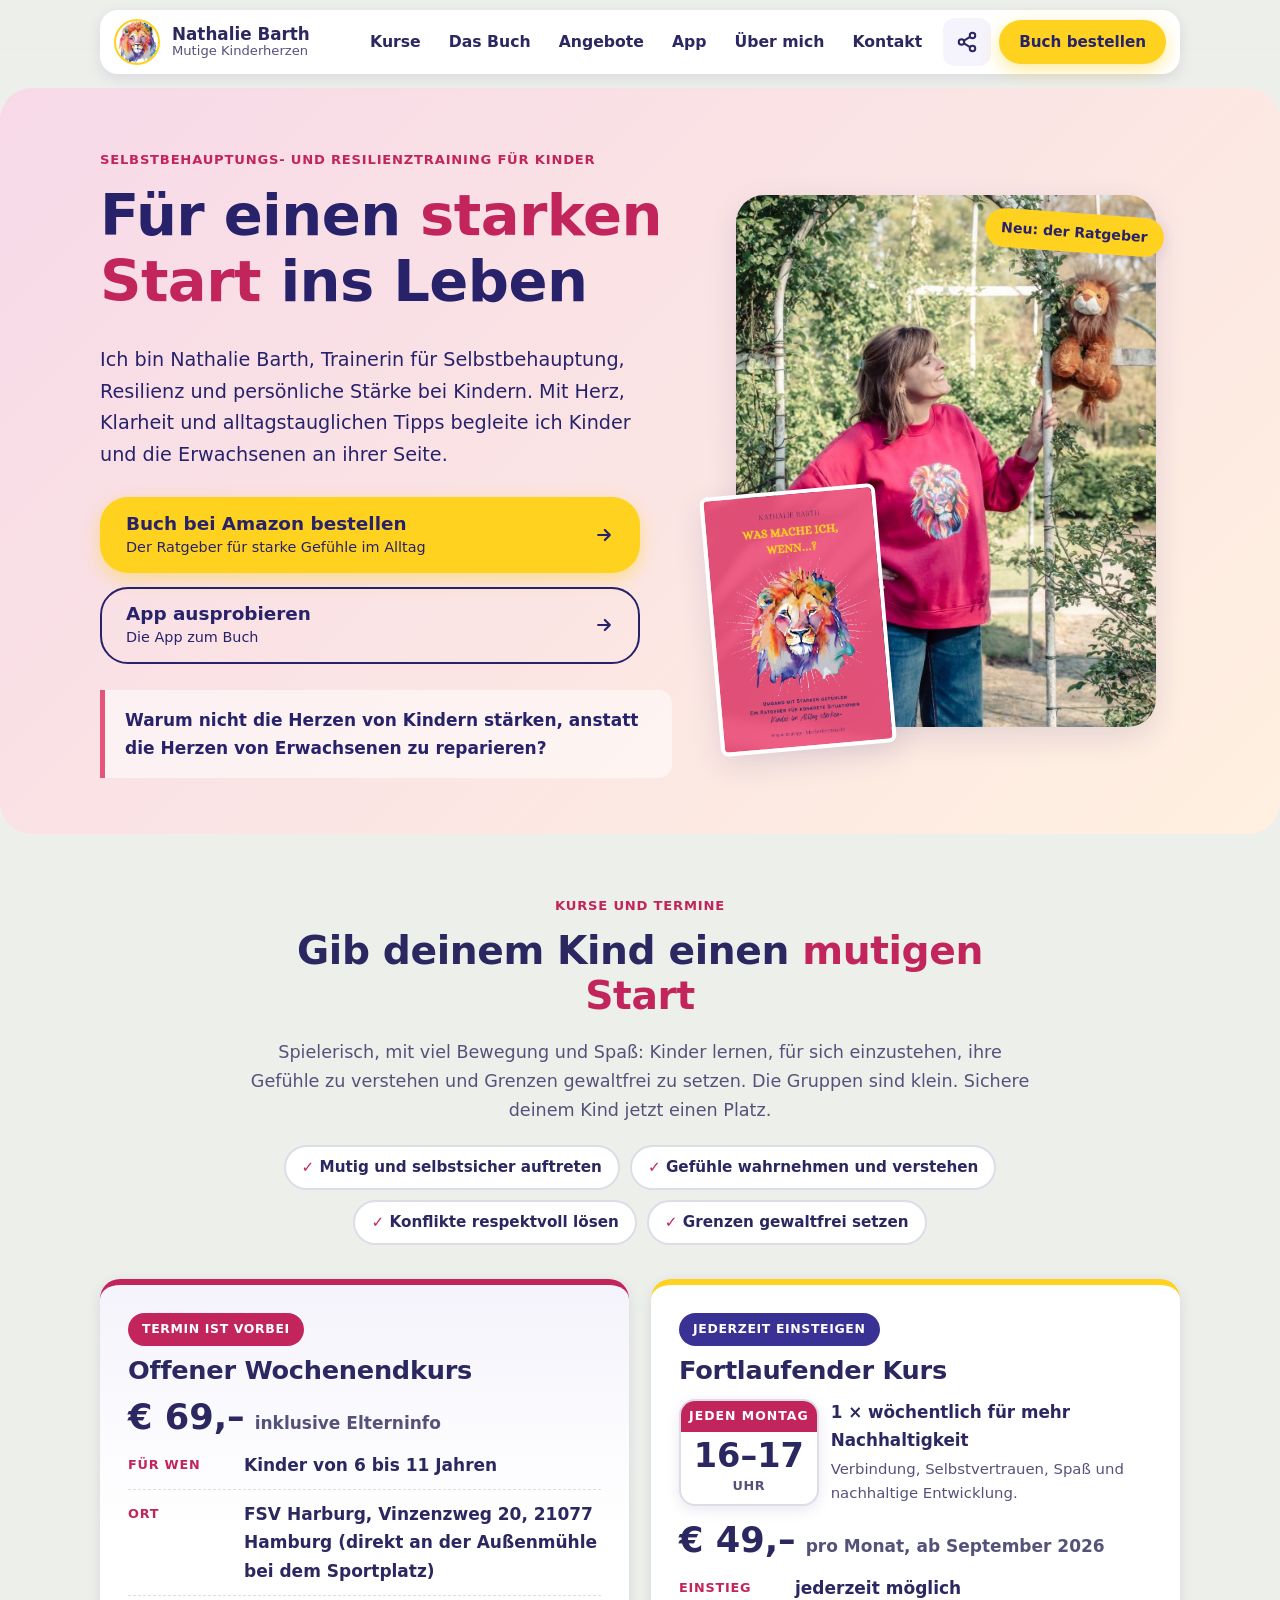
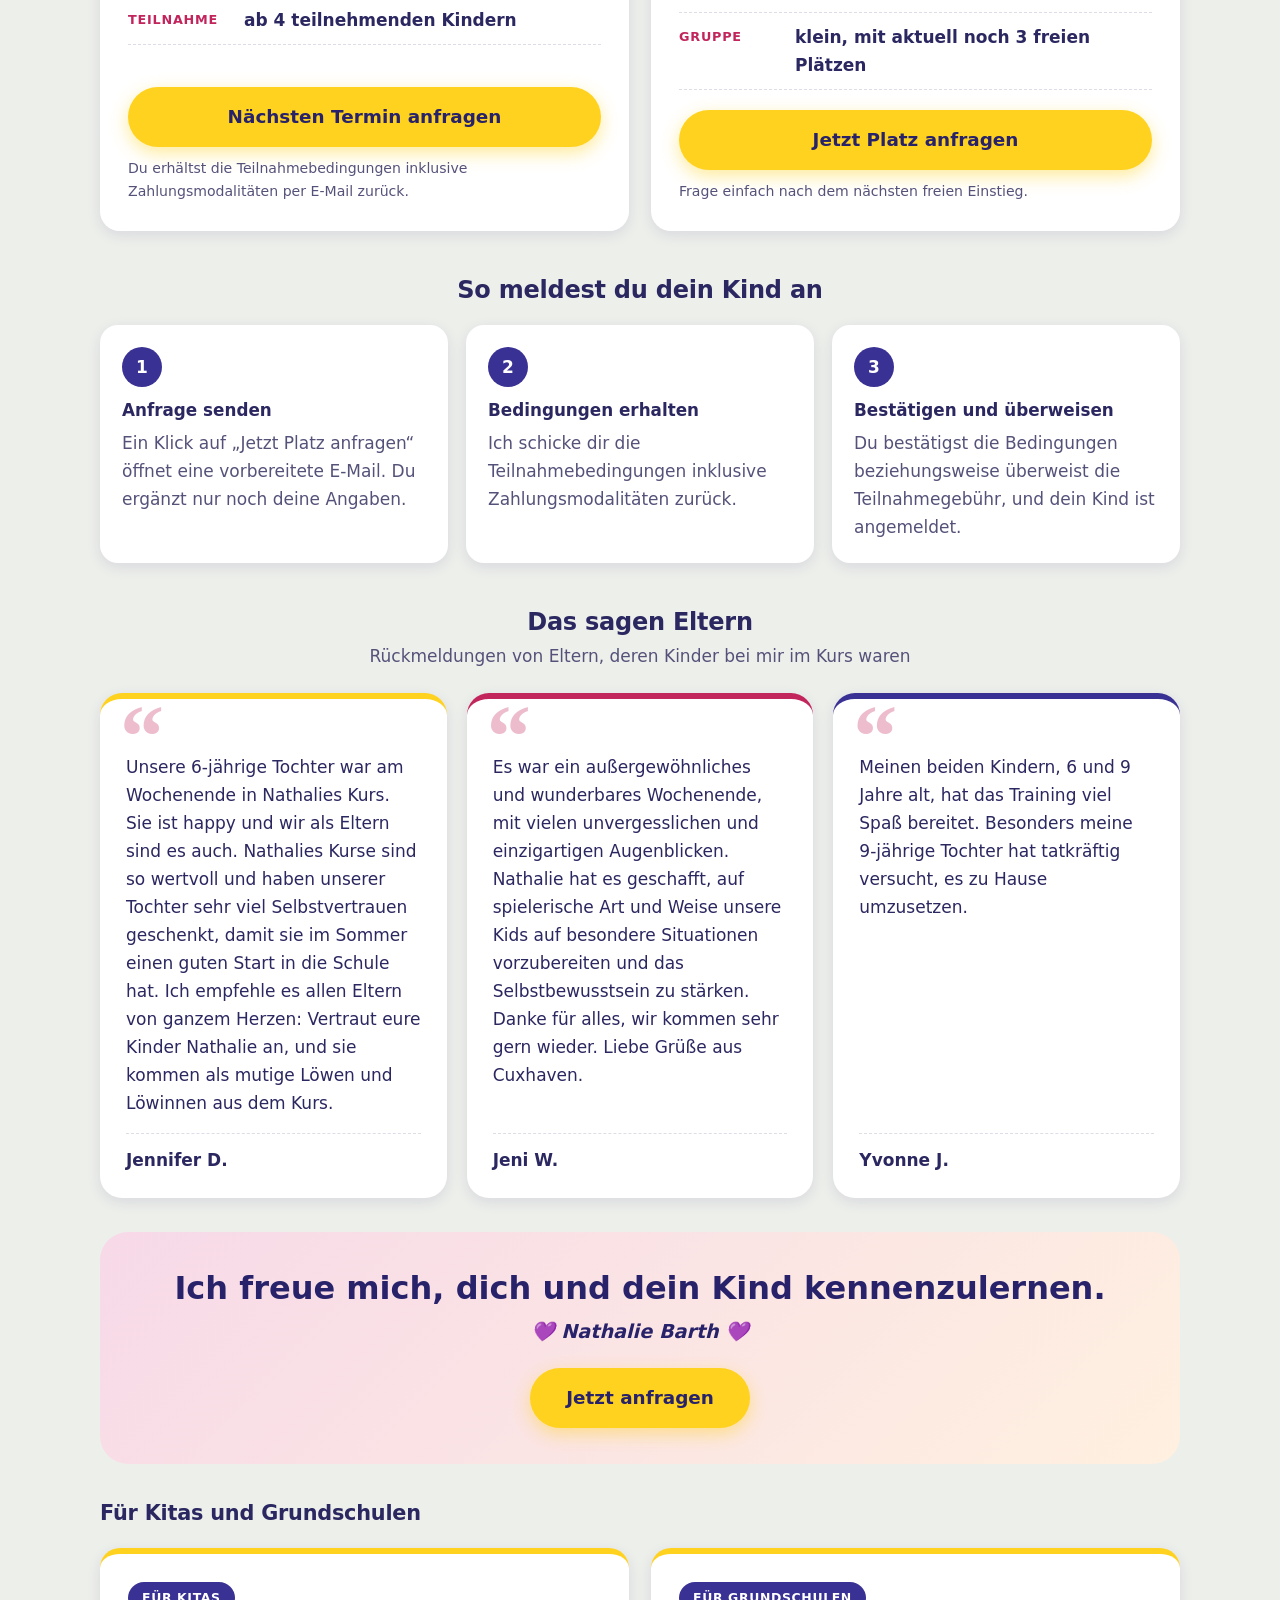
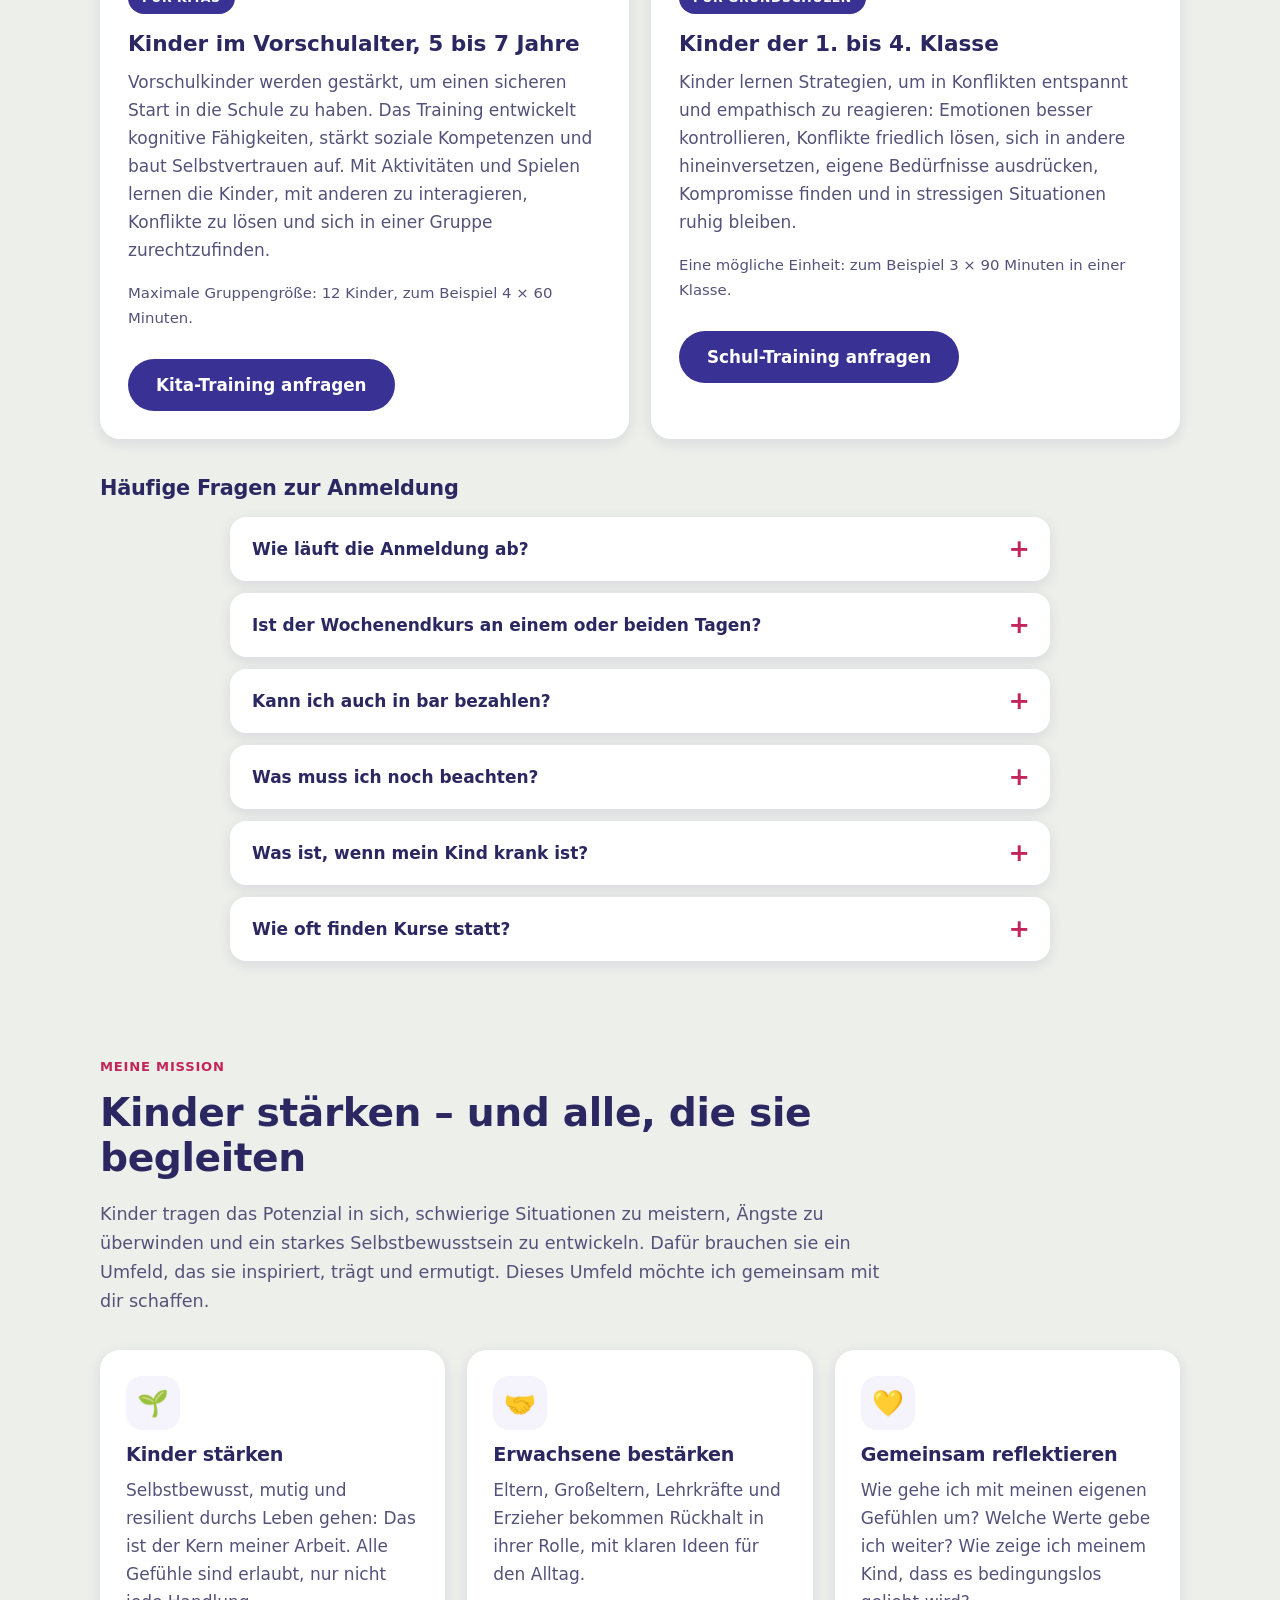
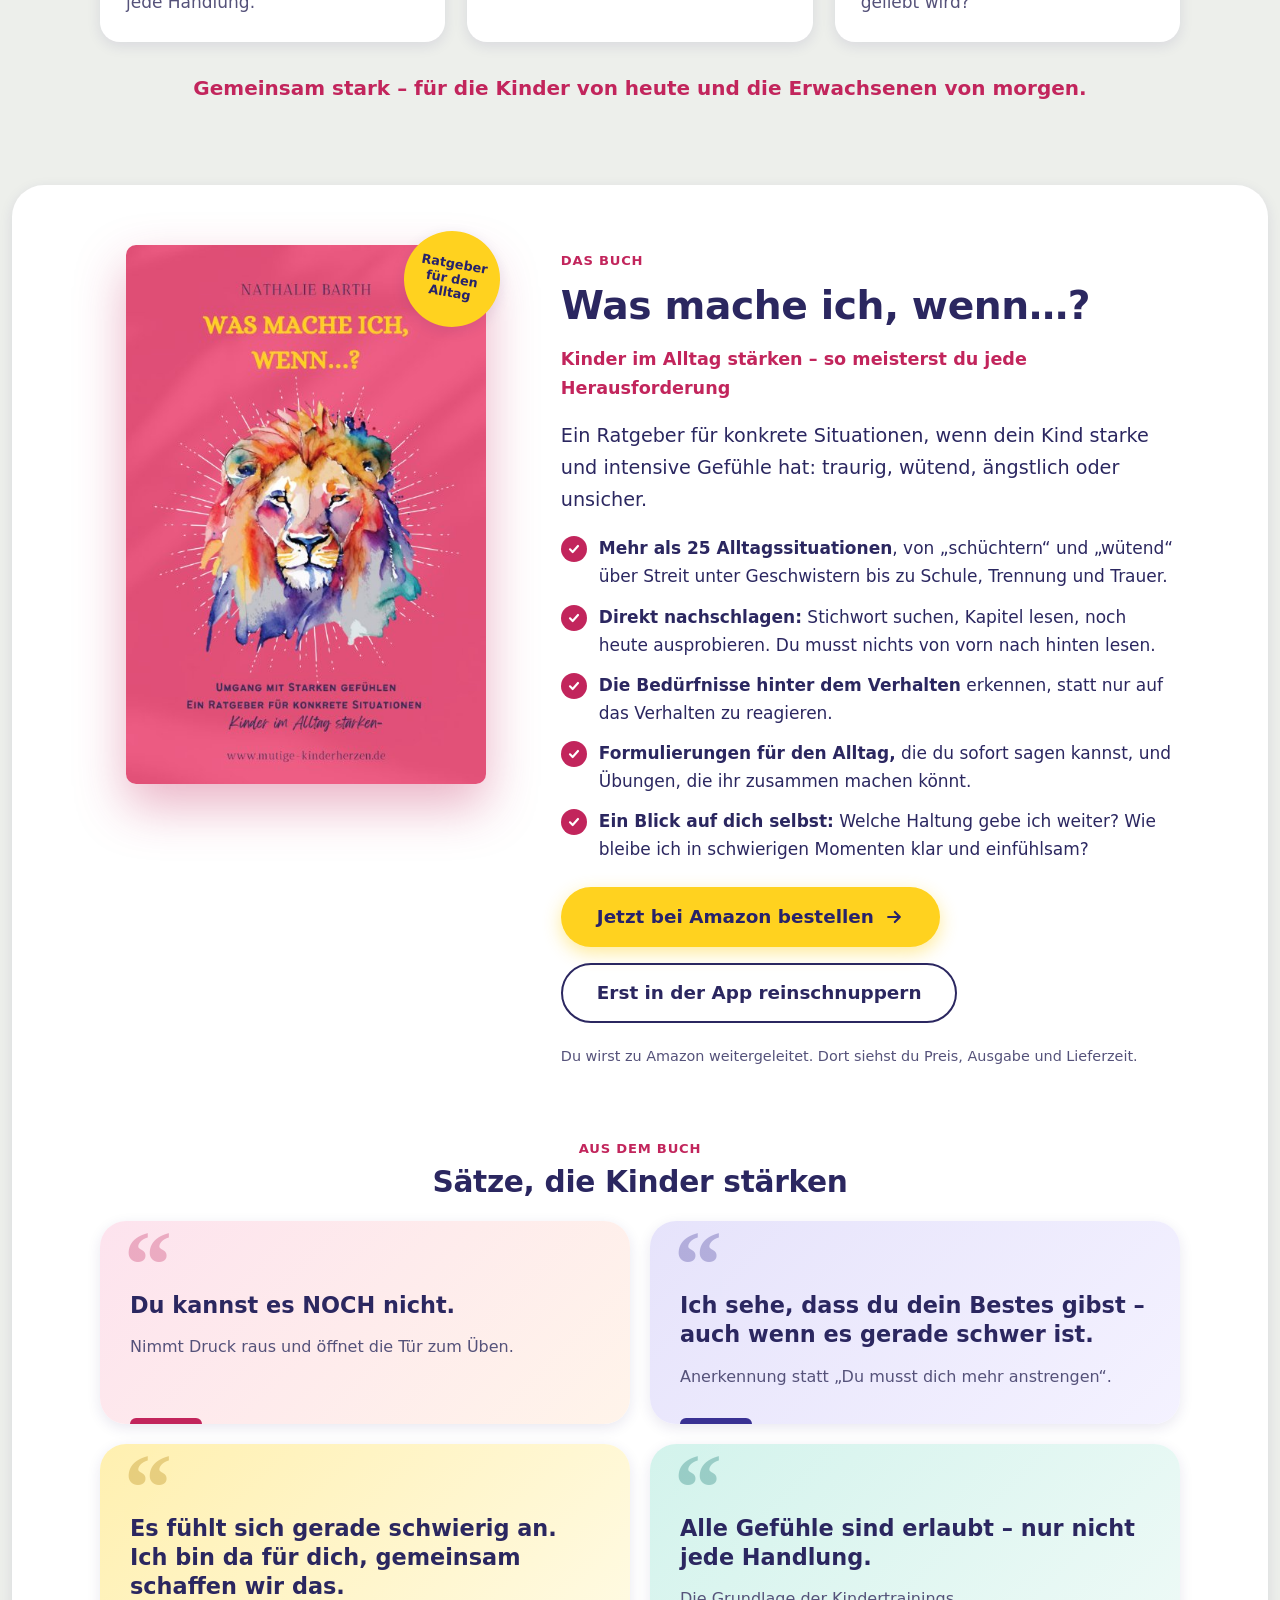
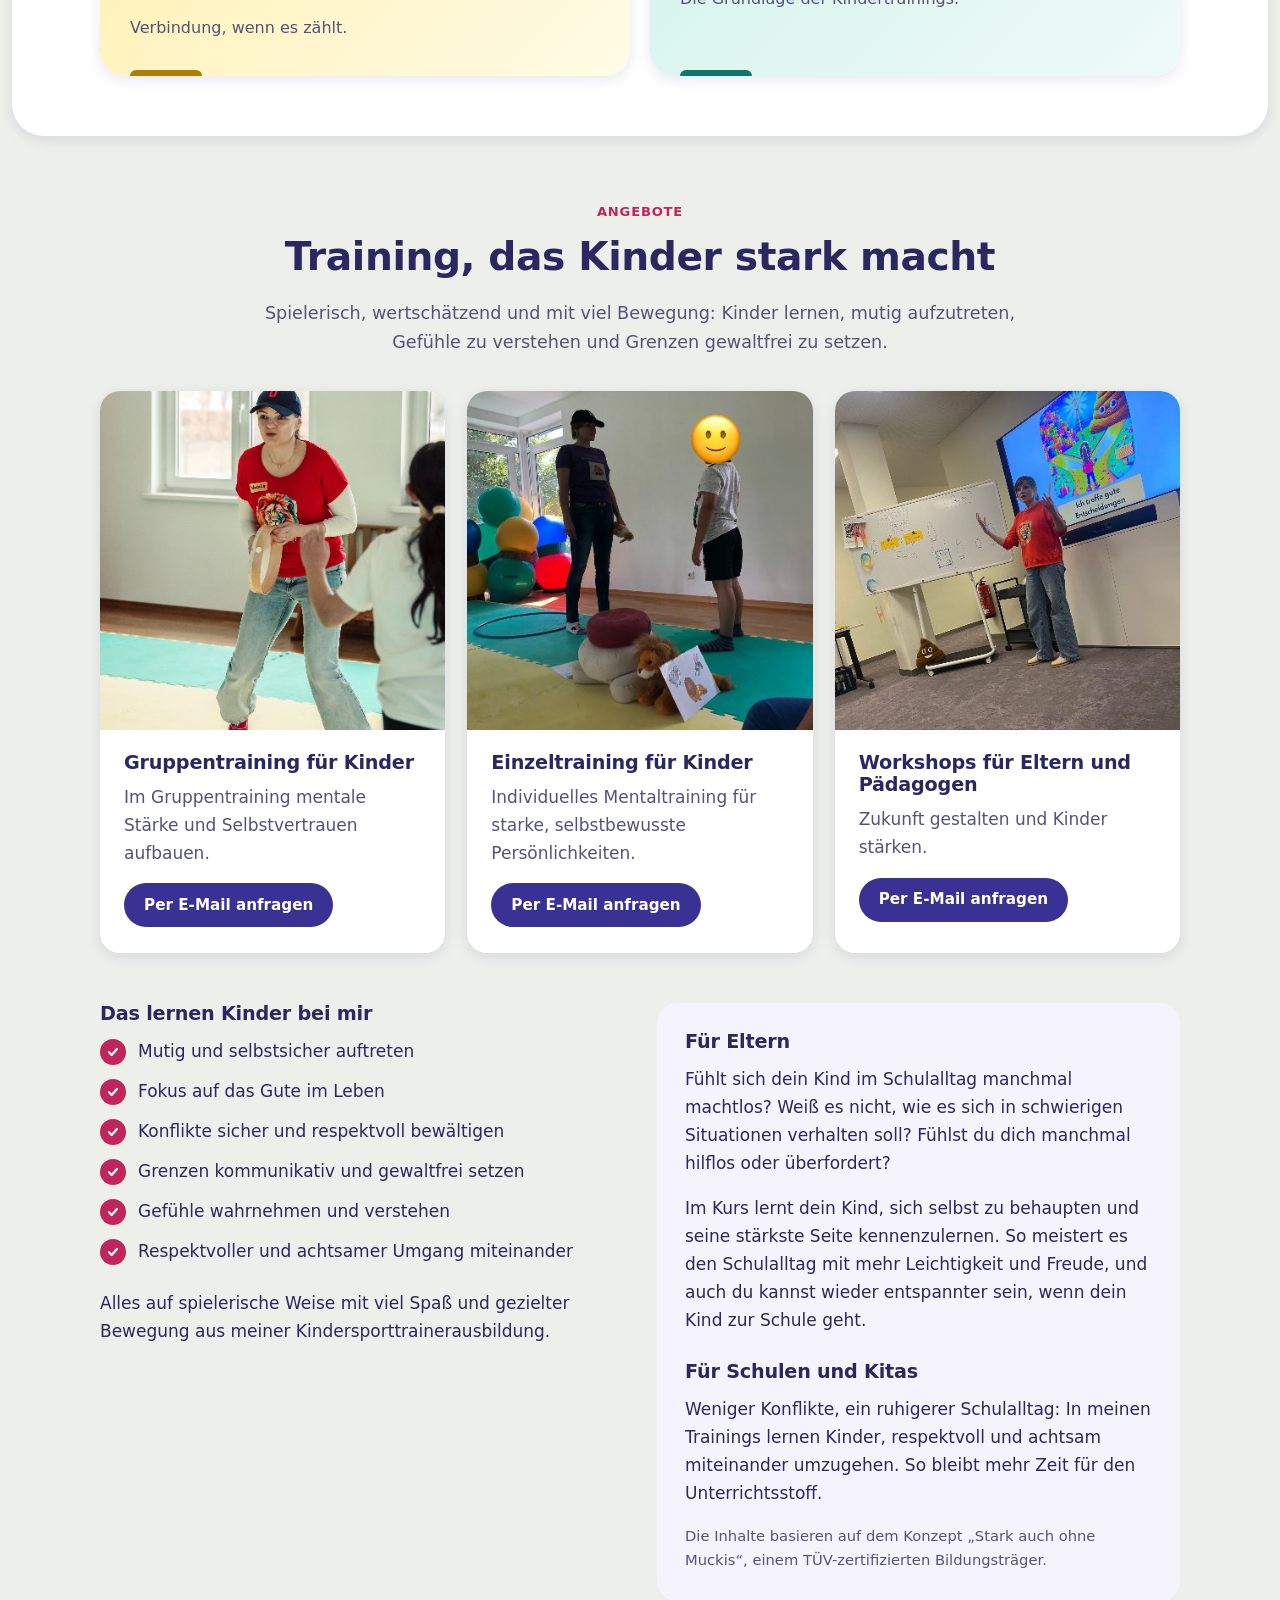
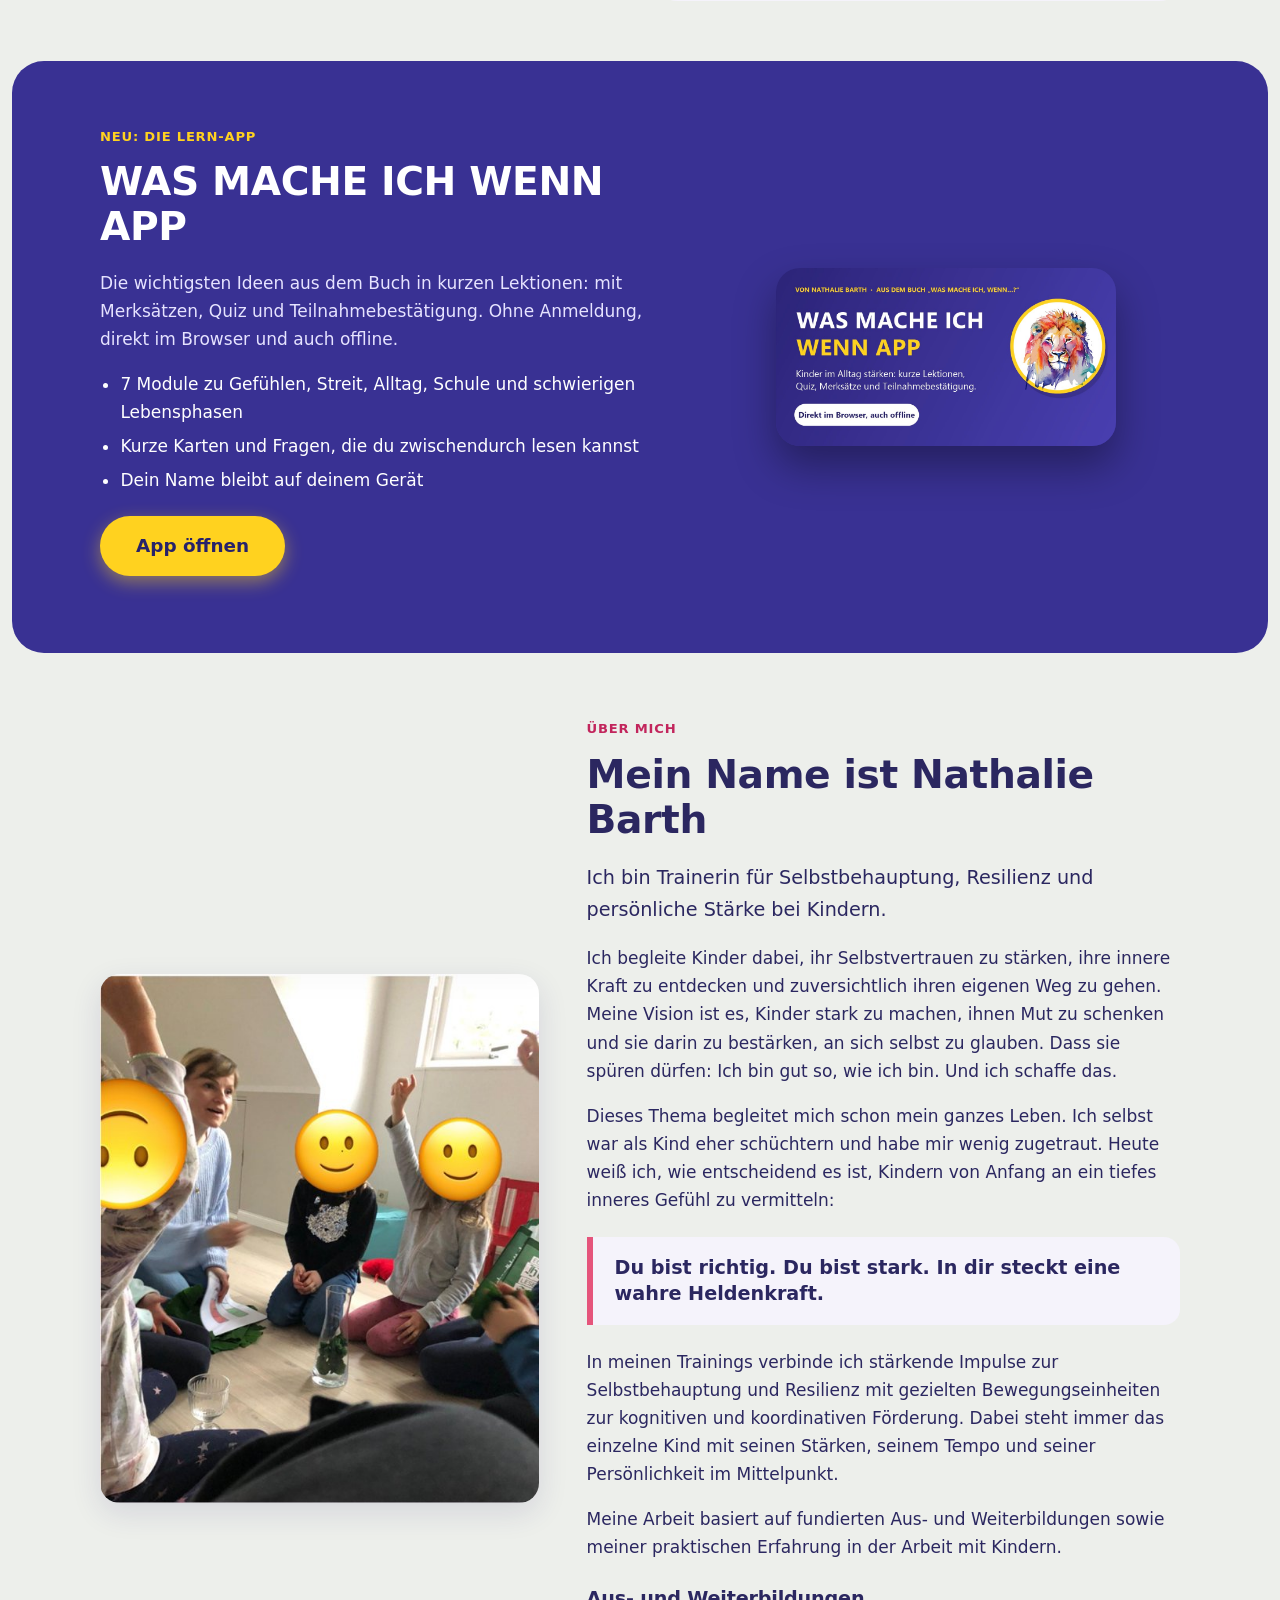
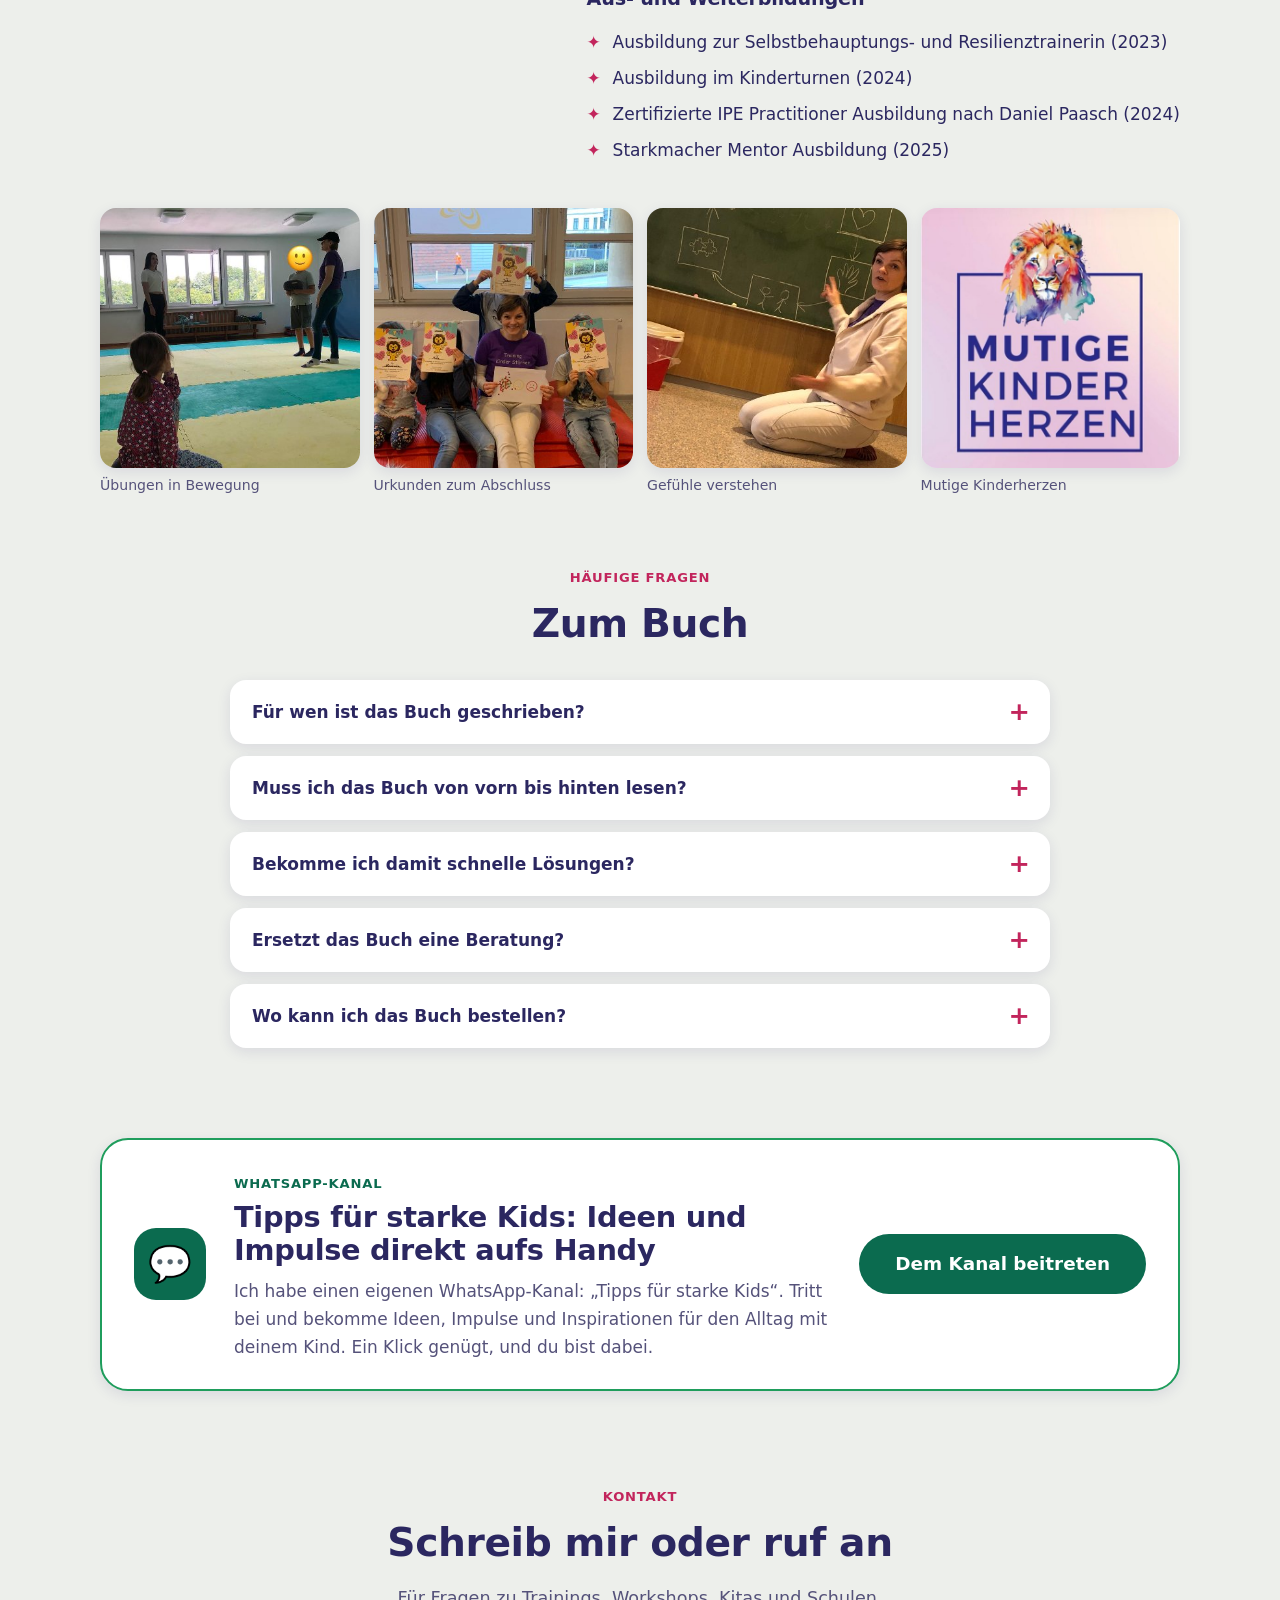
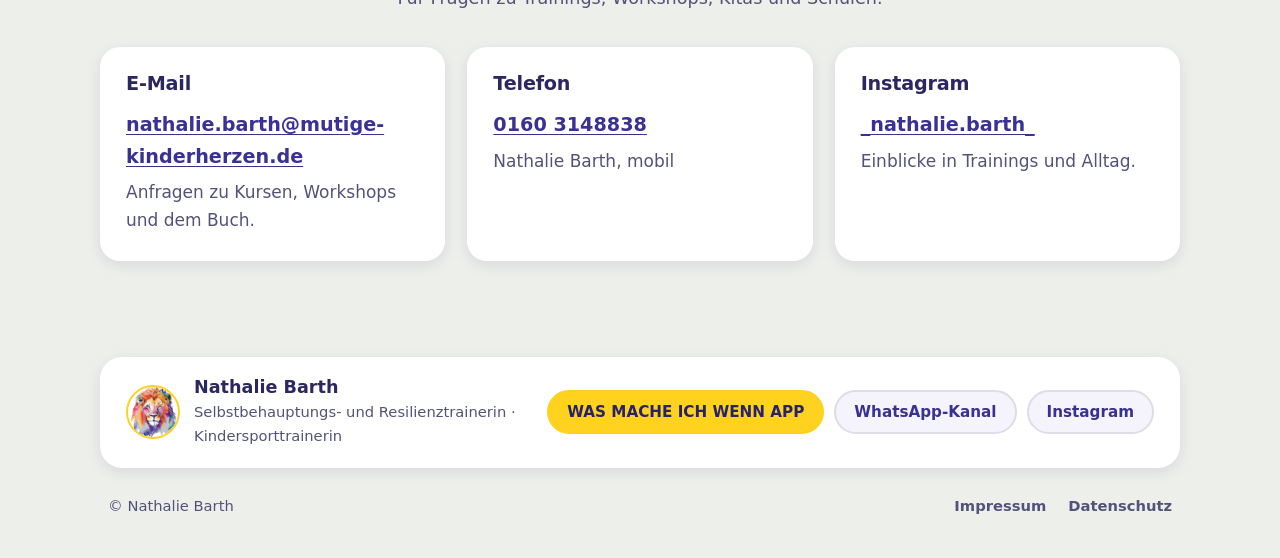
<file: index.html>
<!doctype html>
<html lang="de">
<head>
<meta charset="utf-8">
<script>/* Einheitliche Adresse: http und die Variante ohne www werden auf https://www.mutige-kinderherzen.de umgeleitet (Absicherung; die eigentliche Weiterleitung gehört in die Domain-Einstellungen des Hosters). Lokale Tests und andere Hosts bleiben unberührt. */(function(){var h=location.hostname,p=location.protocol;if(h==="mutige-kinderherzen.de"||(h==="www.mutige-kinderherzen.de"&&p==="http:")){location.replace("https://www.mutige-kinderherzen.de"+location.pathname+location.search+location.hash);}})();</script>
<meta name="viewport" content="width=device-width, initial-scale=1, viewport-fit=cover">
<title>Nathalie Barth – Mutige Kinderherzen</title>
<meta name="description" content="Selbstbehauptungs- und Resilienztraining für Kinder von Nathalie Barth. Dazu der Ratgeber „Was mache ich, wenn…?“ für Eltern und Pädagogen: konkrete Hilfe für den Alltag.">
<link rel="canonical" href="https://www.mutige-kinderherzen.de/">
<meta property="og:type" content="website">
<meta property="og:site_name" content="Nathalie Barth · Mutige Kinderherzen">
<meta property="og:title" content="Für einen starken Start ins Leben – Nathalie Barth">
<meta property="og:description" content="Selbstbehauptungs- und Resilienztraining für Kinder und der Ratgeber „Was mache ich, wenn…?“ für Eltern, Großeltern, Lehrkräfte und Erzieher.">
<meta property="og:url" content="https://www.mutige-kinderherzen.de/">
<meta property="og:image" content="https://www.mutige-kinderherzen.de/vorschau_natbarth.jpg?v=1">
<meta property="og:image:type" content="image/jpeg">
<meta property="og:image:width" content="1200">
<meta property="og:image:height" content="630">
<meta property="og:image:alt" content="Buchcover „Was mache ich, wenn…?“ von Nathalie Barth mit einem Aquarell-Löwen und dem Text „Für einen starken Start ins Leben“">
<meta property="og:locale" content="de_DE">
<meta name="twitter:card" content="summary_large_image">
<meta name="twitter:title" content="Für einen starken Start ins Leben – Nathalie Barth">
<meta name="twitter:description" content="Training für Kinder, Ratgeber für Eltern und Pädagogen, Lern-App.">
<meta name="twitter:image" content="https://www.mutige-kinderherzen.de/vorschau_natbarth.jpg?v=1">
<meta name="theme-color" content="#393193">
<meta name="color-scheme" content="light dark">
<meta name="application-name" content="Mutige Kinderherzen">
<meta name="mobile-web-app-capable" content="yes">
<meta name="apple-mobile-web-app-capable" content="yes">
<meta name="apple-mobile-web-app-title" content="Mutige Kinderherzen">
<meta name="apple-mobile-web-app-status-bar-style" content="default">
<link rel="manifest" href="manifest.webmanifest">
<link rel="icon" type="image/png" sizes="64x64" href="favicon.png">
<link rel="icon" type="image/png" sizes="192x192" href="icon-192.png">
<link rel="icon" type="image/png" sizes="512x512" href="icon-512.png">
<link rel="apple-touch-icon" sizes="180x180" href="apple-touch-icon.png">
<link rel="stylesheet" href="stil.css">
<script type="application/ld+json">
{"@context":"https://schema.org","@graph":[
{"@type":"Person","name":"Nathalie Barth","jobTitle":"Selbstbehauptungs- und Resilienztrainerin","description":"Trainerin für Selbstbehauptung, Resilienz und persönliche Stärke bei Kindern.","image":"https://www.mutige-kinderherzen.de/bilder/nathalie-barth.jpg","url":"https://www.mutige-kinderherzen.de/"},
{"@type":"Book","name":"Was mache ich, wenn…? Kinder im Alltag stärken","author":{"@type":"Person","name":"Nathalie Barth"},"image":"https://www.mutige-kinderherzen.de/bilder/buch-cover.jpg","url":"https://www.amazon.de/Was-mache-ich-wenn-Situationen/dp/B0FKZ4T17T","inLanguage":"de"}
]}
</script>
</head>
<body>
<a class="skip" href="#inhalt">Zum Inhalt springen</a>

<header class="top">
  <div class="wrap">
    <div class="nav">
      <a class="brand" href="index.html" aria-label="Nathalie Barth, Mutige Kinderherzen – zur Startseite">
        <img src="bilder/loewe-klein.png" alt="" width="46" height="49">
        <span><b>Nathalie Barth</b><small>Mutige Kinderherzen</small></span>
      </a>
      <button class="burger" type="button" aria-expanded="false" aria-controls="menu" aria-label="Menü"><span></span><span></span><span></span></button>
      <ul class="menu" id="menu">
        <li><a href="#kurse">Kurse</a></li>
        <li><a href="#buch">Das Buch</a></li>
        <li><a href="#angebote">Angebote</a></li>
        <li><a href="#app">App</a></li>
        <li><a href="#ueber">Über mich</a></li>
        <li><a href="#kontakt">Kontakt</a></li>
      </ul>
      <a class="btn gold sm navcta" href="https://www.amazon.de/Was-mache-ich-wenn-Situationen/dp/B0FKZ4T17T" target="amazon-buch">Buch bestellen</a>
    </div>
  </div>
</header>

<main id="inhalt">

<div class="hero">
  <div class="wrap">
    <div>
      <span class="eyebrow">Selbstbehauptungs- und Resilienztraining für Kinder</span>
      <h1>Für einen <em>starken Start</em> ins Leben</h1>
      <p class="lead">Ich bin Nathalie Barth, Trainerin für Selbstbehauptung, Resilienz und persönliche Stärke bei Kindern. Mit Herz, Klarheit und alltagstauglichen Tipps begleite ich Kinder und die Erwachsenen an ihrer Seite.</p>
      <div class="cta-row">
        <a class="btn gold big two" href="https://www.amazon.de/Was-mache-ich-wenn-Situationen/dp/B0FKZ4T17T" target="amazon-buch">
          <span class="tx"><span class="t">Buch bei Amazon bestellen</span><span class="s">Der Ratgeber für starke Gefühle im Alltag</span></span>
          <svg viewBox="0 0 24 24" fill="none" stroke="currentColor" stroke-width="2.6" stroke-linecap="round" stroke-linejoin="round" aria-hidden="true"><path d="M5 12h14M13 6l6 6-6 6"/></svg>
        </a>
        <a class="btn line big two" href="was-mache-ich-wenn-app/app.html" target="wmiw-app">
          <span class="tx"><span class="t">App ausprobieren</span><span class="s">Die App zum Buch</span></span>
          <svg viewBox="0 0 24 24" fill="none" stroke="currentColor" stroke-width="2.6" stroke-linecap="round" stroke-linejoin="round" aria-hidden="true"><path d="M5 12h14M13 6l6 6-6 6"/></svg>
        </a>
      </div>
      <p class="quote">Warum nicht die Herzen von Kindern stärken, anstatt die Herzen von Erwachsenen zu reparieren?</p>
    </div>
    <div class="heroimg">
      <img class="foto" src="bilder/nathalie-barth.jpg" width="518" height="656" alt="Nathalie Barth in einem pinkfarbenen Pullover mit Löwenmotiv in einem Rosengarten, neben ihr ein Stoff-Löwe am Rosenbogen">
      <img class="bookbadge" src="bilder/buch-cover.jpg" width="471" height="706" alt="Buchcover „Was mache ich, wenn…?“ von Nathalie Barth">
      <span class="chipnew">Neu: der Ratgeber</span>
    </div>
  </div>
</div>



<a id="article04-1a" class="anchor-alias" aria-hidden="true" tabindex="-1"></a>
<section id="kurse" class="kurse">
  <div class="wrap">
    <div class="sec-head c">
      <span class="eyebrow">Kurse und Termine</span>
      <h2>Gib deinem Kind einen <em>mutigen Start</em></h2>
      <p>Spielerisch, mit viel Bewegung und Spaß: Kinder lernen, für sich einzustehen, ihre Gefühle zu verstehen und Grenzen gewaltfrei zu setzen. Die Gruppen sind klein. Sichere deinem Kind jetzt einen Platz.</p>
      <ul class="kbenefits" aria-label="Das lernen Kinder im Kurs">
        <li>Mutig und selbstsicher auftreten</li><li>Gefühle wahrnehmen und verstehen</li><li>Konflikte respektvoll lösen</li><li>Grenzen gewaltfrei setzen</li>
      </ul>
    </div>

    <div class="courses">
      <article class="course feat" data-kurs-datum="2026-10-24" data-kurs-ende="2026-10-25">
        <div class="ctop"><span class="badge">Nächster Termin</span></div>
        <h3 class="ctitle">Offener Wochenendkurs</h3>
        <div class="datetile" data-when>
          <div class="dt"><i>Samstag</i><b>24</b><span>Oktober</span></div>
          <div class="dt"><i>Sonntag</i><b>25</b><span>Oktober</span></div>
          <p class="dtext"><b>Jeweils 11 bis 13 Uhr</b><span>An beiden Tagen. Die Einheiten bauen aufeinander auf.</span></p>
        </div>
        <div class="price"><b>€ 69,–</b><span>inklusive Elterninfo</span></div>
        <ul class="kv">
          <li><b>Für wen</b><span>Kinder von 6 bis 11 Jahren</span></li>
          <li><b>Ort</b><span>FSV Harburg, Vinzenzweg 20, 21077 Hamburg (direkt an der Außenmühle bei dem Sportplatz)</span></li>
          <li><b>Teilnahme</b><span>ab 4 teilnehmenden Kindern</span></li>
        </ul>
        <a class="btn gold big mailbtn" data-angebot="wochenende" href="mailto:nathalie.barth@mutige-kinderherzen.de?subject=Anfrage">Jetzt Platz anfragen</a>
        <p class="micro">Du erhältst die Teilnahmebedingungen inklusive Zahlungsmodalitäten per E-Mail zurück.</p>
      </article>

      <article class="course">
        <div class="ctop"><span class="badge alt">Jederzeit einsteigen</span></div>
        <h3 class="ctitle">Fortlaufender Kurs</h3>
        <div class="datetile">
          <div class="dt"><i>Jeden Montag</i><b>16–17</b><span>Uhr</span></div>
          <p class="dtext"><b>1 × wöchentlich für mehr Nachhaltigkeit</b><span>Verbindung, Selbstvertrauen, Spaß und nachhaltige Entwicklung.</span></p>
        </div>
        <div class="price"><b>€ 49,–</b><span>pro Monat, ab September 2026</span></div>
        <ul class="kv">
          <li><b>Einstieg</b><span>jederzeit möglich</span></li>
          <li><b>Gruppe</b><span>klein, mit aktuell noch 3 freien Plätzen</span></li>
        </ul>
        <a class="btn gold big mailbtn" data-angebot="montag" href="mailto:nathalie.barth@mutige-kinderherzen.de?subject=Anfrage">Jetzt Platz anfragen</a>
        <p class="micro">Frage einfach nach dem nächsten freien Einstieg.</p>
      </article>
    </div>

    <h3 class="steps-h">So meldest du dein Kind an</h3>
    <ol class="steps">
      <li><b>Anfrage senden</b><span>Ein Klick auf „Jetzt Platz anfragen“ öffnet eine vorbereitete E-Mail. Du ergänzt nur noch deine Angaben.</span></li>
      <li><b>Bedingungen erhalten</b><span>Ich schicke dir die Teilnahmebedingungen inklusive Zahlungsmodalitäten zurück.</span></li>
      <li><b>Bestätigen und überweisen</b><span>Du bestätigst die Bedingungen beziehungsweise überweist die Teilnahmegebühr, und dein Kind ist angemeldet.</span></li>
    </ol>

    <h3 class="steps-h">Das sagen Eltern</h3>
    <p class="voices-sub">Rückmeldungen von Eltern, deren Kinder bei mir im Kurs waren</p>
    <div class="voices">
      <figure class="voice">
        <blockquote><p>Unsere 6-jährige Tochter war am Wochenende in Nathalies Kurs. Sie ist happy und wir als Eltern sind es auch. Nathalies Kurse sind so wertvoll und haben unserer Tochter sehr viel Selbstvertrauen geschenkt, damit sie im Sommer einen guten Start in die Schule hat. Ich empfehle es allen Eltern von ganzem Herzen: Vertraut eure Kinder Nathalie an, und sie kommen als mutige Löwen und Löwinnen aus dem Kurs.</p></blockquote>
        <figcaption><b>Jennifer D.</b></figcaption>
      </figure>
      <figure class="voice">
        <blockquote><p>Es war ein außergewöhnliches und wunderbares Wochenende, mit vielen unvergesslichen und einzigartigen Augenblicken. Nathalie hat es geschafft, auf spielerische Art und Weise unsere Kids auf besondere Situationen vorzubereiten und das Selbstbewusstsein zu stärken. Danke für alles, wir kommen sehr gern wieder. Liebe Grüße aus Cuxhaven.</p></blockquote>
        <figcaption><b>Jeni W.</b></figcaption>
      </figure>
      <figure class="voice">
        <blockquote><p>Meinen beiden Kindern, 6 und 9 Jahre alt, hat das Training viel Spaß bereitet. Besonders meine 9-jährige Tochter hat tatkräftig versucht, es zu Hause umzusetzen.</p></blockquote>
        <figcaption><b>Yvonne J.</b></figcaption>
      </figure>
    </div>

    <div class="kclose">
      <p class="kc-big">Ich freue mich, dich und dein Kind kennenzulernen.</p>
      <p class="kc-sign"><span aria-hidden="true">💜</span> Nathalie Barth <span aria-hidden="true">💜</span></p>
      <a class="btn gold big mailbtn" data-angebot="kurs_allgemein" href="mailto:nathalie.barth@mutige-kinderherzen.de?subject=Anfrage">Jetzt anfragen</a>
    </div>

    <h3 class="subh">Für Kitas und Grundschulen</h3>
    <div class="courses mini">
      <article class="course">
        <span class="badge alt">Für Kitas</span>
        <h4>Kinder im Vorschulalter, 5 bis 7 Jahre</h4>
        <p>Vorschulkinder werden gestärkt, um einen sicheren Start in die Schule zu haben. Das Training entwickelt kognitive Fähigkeiten, stärkt soziale Kompetenzen und baut Selbstvertrauen auf. Mit Aktivitäten und Spielen lernen die Kinder, mit anderen zu interagieren, Konflikte zu lösen und sich in einer Gruppe zurechtzufinden.</p>
        <p class="small">Maximale Gruppengröße: 12 Kinder, zum Beispiel 4 × 60 Minuten.</p>
        <a class="btn ind mailbtn" data-angebot="kita" href="mailto:nathalie.barth@mutige-kinderherzen.de?subject=Anfrage">Kita-Training anfragen</a>
      </article>
      <article class="course">
        <span class="badge alt">Für Grundschulen</span>
        <h4>Kinder der 1. bis 4. Klasse</h4>
        <p>Kinder lernen Strategien, um in Konflikten entspannt und empathisch zu reagieren: Emotionen besser kontrollieren, Konflikte friedlich lösen, sich in andere hineinversetzen, eigene Bedürfnisse ausdrücken, Kompromisse finden und in stressigen Situationen ruhig bleiben.</p>
        <p class="small">Eine mögliche Einheit: zum Beispiel 3 × 90 Minuten in einer Klasse.</p>
        <a class="btn ind mailbtn" data-angebot="schule" href="mailto:nathalie.barth@mutige-kinderherzen.de?subject=Anfrage">Schul-Training anfragen</a>
      </article>
    </div>

    <a id="list01-3" class="anchor-alias" aria-hidden="true" tabindex="-1"></a>
    <h3 class="subh">Häufige Fragen zur Anmeldung</h3>
    <div class="faq" style="margin-top:16px">
      <details><summary>Wie läuft die Anmeldung ab?</summary><p>Du schreibst mir per E-Mail. Die Buttons oben öffnen eine vorbereitete Nachricht, deine Telefonnummer ist kein Muss. Du erhältst die Teilnahmebedingungen inklusive Zahlungsmodalitäten zurück, bestätigst diese beziehungsweise überweist die Teilnahmegebühr, und dein Kind ist angemeldet.</p></details>
      <details><summary>Ist der Wochenendkurs an einem oder beiden Tagen?</summary><p>Der Kurs ist an beiden Tagen und baut aufeinander auf. Dein Kind sollte also an beiden Tagen dabei sein.</p></details>
      <details><summary>Kann ich auch in bar bezahlen?</summary><p>Nein, der Kurs muss vorab bezahlt werden. Vor Ort in bar ist unangebracht: Alle sind aufgeregt, und vor deinem Kind mit Geld hin und her zu hantieren ist einfach nicht schön.</p></details>
      <details><summary>Was muss ich noch beachten?</summary><p>Alle Details (Ablauf, Ort, Zeithinweise und mehr) erfährst du im Zuge der Anmeldung.</p></details>
      <details><summary>Was ist, wenn mein Kind krank ist?</summary><p>Dein Kind sollte fit und gesund für den Kurs sein, alles andere macht keinen Sinn. Ist es krank, wird die Teilnahme auf den nächsten Kurs verschoben.</p></details>
      <details><summary>Wie oft finden Kurse statt?</summary><p>Aktuell finden meine Kurse einmal im Monat statt. Die aktuellen Termine stehen oben in diesem Bereich.</p></details>
    </div>
  </div>
</section>
<section id="mission">
  <div class="wrap">
    <div class="sec-head">
      <span class="eyebrow">Meine Mission</span>
      <h2>Kinder stärken – und alle, die sie begleiten</h2>
      <p>Kinder tragen das Potenzial in sich, schwierige Situationen zu meistern, Ängste zu überwinden und ein starkes Selbstbewusstsein zu entwickeln. Dafür brauchen sie ein Umfeld, das sie inspiriert, trägt und ermutigt. Dieses Umfeld möchte ich gemeinsam mit dir schaffen.</p>
    </div>
    <div class="cards">
      <article class="card"><div class="ico" aria-hidden="true">🌱</div><h3>Kinder stärken</h3><p>Selbstbewusst, mutig und resilient durchs Leben gehen: Das ist der Kern meiner Arbeit. Alle Gefühle sind erlaubt, nur nicht jede Handlung.</p></article>
      <article class="card"><div class="ico" aria-hidden="true">🤝</div><h3>Erwachsene bestärken</h3><p>Eltern, Großeltern, Lehrkräfte und Erzieher bekommen Rückhalt in ihrer Rolle, mit klaren Ideen für den Alltag.</p></article>
      <article class="card"><div class="ico" aria-hidden="true">💛</div><h3>Gemeinsam reflektieren</h3><p>Wie gehe ich mit meinen eigenen Gefühlen um? Welche Werte gebe ich weiter? Wie zeige ich meinem Kind, dass es bedingungslos geliebt wird?</p></article>
    </div>
    <p class="closing">Gemeinsam stark – für die Kinder von heute und die Erwachsenen von morgen.</p>
  </div>
</section>

<section id="buch" class="buch">
  <div class="wrap">
    <div class="grid">
      <div class="cover">
        <img src="bilder/buch-cover.jpg" width="471" height="706" alt="Buchcover „Was mache ich, wenn…?“ von Nathalie Barth mit einem Aquarell-Löwen auf pinkem Grund" loading="lazy">
        <span class="stamp">Ratgeber<br>für den<br>Alltag</span>
      </div>
      <div>
        <span class="eyebrow">Das Buch</span>
        <h2>Was mache ich, wenn…?</h2>
        <p class="titel2">Kinder im Alltag stärken – so meisterst du jede Herausforderung</p>
        <p class="lead">Ein Ratgeber für konkrete Situationen, wenn dein Kind starke und intensive Gefühle hat: traurig, wütend, ängstlich oder unsicher.</p>
        <ul class="checks">
          <li><span><b>Mehr als 25 Alltagssituationen</b>, von „schüchtern“ und „wütend“ über Streit unter Geschwistern bis zu Schule, Trennung und Trauer.</span></li>
          <li><span><b>Direkt nachschlagen:</b> Stichwort suchen, Kapitel lesen, noch heute ausprobieren. Du musst nichts von vorn nach hinten lesen.</span></li>
          <li><span><b>Die Bedürfnisse hinter dem Verhalten</b> erkennen, statt nur auf das Verhalten zu reagieren.</span></li>
          <li><span><b>Formulierungen für den Alltag,</b> die du sofort sagen kannst, und Übungen, die ihr zusammen machen könnt.</span></li>
          <li><span><b>Ein Blick auf dich selbst:</b> Welche Haltung gebe ich weiter? Wie bleibe ich in schwierigen Momenten klar und einfühlsam?</span></li>
        </ul>
        <div class="buyrow">
          <a class="btn gold big" href="https://www.amazon.de/Was-mache-ich-wenn-Situationen/dp/B0FKZ4T17T" target="amazon-buch">Jetzt bei Amazon bestellen <svg viewBox="0 0 24 24" fill="none" stroke="currentColor" stroke-width="2.6" stroke-linecap="round" stroke-linejoin="round" aria-hidden="true"><path d="M5 12h14M13 6l6 6-6 6"/></svg></a>
          <a class="btn line big" style="color:var(--ink)" href="was-mache-ich-wenn-app/app.html" target="wmiw-app">Erst in der App reinschnuppern</a>
          <p class="hint">Du wirst zu Amazon weitergeleitet. Dort siehst du Preis, Ausgabe und Lieferzeit.</p>
        </div>
      </div>
    </div>

    <div class="sayhead"><span class="eyebrow">Aus dem Buch</span><h3>Sätze, die Kinder stärken</h3></div>
    <div class="sayings" role="list" aria-label="Sätze aus dem Buch">
      <figure class="say" role="listitem"><span>Du kannst es NOCH nicht.</span><small>Nimmt Druck raus und öffnet die Tür zum Üben.</small></figure>
      <figure class="say" role="listitem"><span>Ich sehe, dass du dein Bestes gibst – auch wenn es gerade schwer ist.</span><small>Anerkennung statt „Du musst dich mehr anstrengen“.</small></figure>
      <figure class="say" role="listitem"><span>Es fühlt sich gerade schwierig an. Ich bin da für dich, gemeinsam schaffen wir das.</span><small>Verbindung, wenn es zählt.</small></figure>
      <figure class="say" role="listitem"><span>Alle Gefühle sind erlaubt – nur nicht jede Handlung.</span><small>Die Grundlage der Kindertrainings.</small></figure>
    </div>
  </div>
</section>

<section id="angebote">
  <div class="wrap">
    <div class="sec-head c">
      <span class="eyebrow">Angebote</span>
      <h2>Training, das Kinder stark macht</h2>
      <p>Spielerisch, wertschätzend und mit viel Bewegung: Kinder lernen, mutig aufzutreten, Gefühle zu verstehen und Grenzen gewaltfrei zu setzen.</p>
    </div>
    <div class="offers">
      <article class="offer"><img src="bilder/gruppentraining.jpg" width="408" height="400" alt="Nathalie Barth in rotem Shirt mit Löwen-Motiv leitet im Gruppentraining eine Übung mit einem Kind an" loading="lazy"><div><h3>Gruppentraining für Kinder</h3><p>Im Gruppentraining mentale Stärke und Selbstvertrauen aufbauen.</p><a class="btn ind sm mailbtn" data-angebot="gruppe" href="mailto:nathalie.barth@mutige-kinderherzen.de?subject=Anfrage">Per E-Mail anfragen</a></div></article>
      <article class="offer"><img src="bilder/einzeltraining.jpg" width="408" height="400" alt="Einzeltraining in einem hellen Raum mit Gymnastikbällen: Nathalie Barth im Gespräch mit einem Kind, dessen Gesicht verdeckt ist" loading="lazy"><div><h3>Einzeltraining für Kinder</h3><p>Individuelles Mentaltraining für starke, selbstbewusste Persönlichkeiten.</p><a class="btn ind sm mailbtn" data-angebot="einzel" href="mailto:nathalie.barth@mutige-kinderherzen.de?subject=Anfrage">Per E-Mail anfragen</a></div></article>
      <article class="offer"><img src="bilder/workshop.jpg" width="408" height="400" alt="Workshop für Eltern und Pädagogen: Nathalie Barth erklärt vor einem Whiteboard und einer Präsentation" loading="lazy"><div><h3>Workshops für Eltern und Pädagogen</h3><p>Zukunft gestalten und Kinder stärken.</p><a class="btn ind sm mailbtn" data-angebot="workshop" href="mailto:nathalie.barth@mutige-kinderherzen.de?subject=Anfrage">Per E-Mail anfragen</a></div></article>
    </div>

    <div class="learn">
      <div>
        <h3>Das lernen Kinder bei mir</h3>
        <ul class="checks">
          <li><span>Mutig und selbstsicher auftreten</span></li>
          <li><span>Fokus auf das Gute im Leben</span></li>
          <li><span>Konflikte sicher und respektvoll bewältigen</span></li>
          <li><span>Grenzen kommunikativ und gewaltfrei setzen</span></li>
          <li><span>Gefühle wahrnehmen und verstehen</span></li>
          <li><span>Respektvoller und achtsamer Umgang miteinander</span></li>
        </ul>
        <p>Alles auf spielerische Weise mit viel Spaß und gezielter Bewegung aus meiner Kindersporttrainerausbildung.</p>
      </div>
      <div class="learnbox">
        <h3>Für Eltern</h3>
        <p>Fühlt sich dein Kind im Schulalltag manchmal machtlos? Weiß es nicht, wie es sich in schwierigen Situationen verhalten soll? Fühlst du dich manchmal hilflos oder überfordert?</p>
        <p>Im Kurs lernt dein Kind, sich selbst zu behaupten und seine stärkste Seite kennenzulernen. So meistert es den Schulalltag mit mehr Leichtigkeit und Freude, und auch du kannst wieder entspannter sein, wenn dein Kind zur Schule geht.</p>
        <h3>Für Schulen und Kitas</h3>
        <p>Weniger Konflikte, ein ruhigerer Schulalltag: In meinen Trainings lernen Kinder, respektvoll und achtsam miteinander umzugehen. So bleibt mehr Zeit für den Unterrichtsstoff.</p>
        <p class="small">Die Inhalte basieren auf dem Konzept „Stark auch ohne Muckis“, einem TÜV-zertifizierten Bildungsträger.</p>
      </div>
    </div>
  </div>
</section>

<section id="app" class="band">
  <div class="wrap">
    <div class="grid">
      <div>
        <span class="eyebrow">Neu: die Lern-App</span>
        <h2>WAS MACHE ICH WENN APP</h2>
        <p>Die wichtigsten Ideen aus dem Buch in kurzen Lektionen: mit Merksätzen, Quiz und Teilnahmebestätigung. Ohne Anmeldung, direkt im Browser und auch offline.</p>
        <ul>
          <li>7 Module zu Gefühlen, Streit, Alltag, Schule und schwierigen Lebensphasen</li>
          <li>Kurze Karten und Fragen, die du zwischendurch lesen kannst</li>
          <li>Dein Name bleibt auf deinem Gerät</li>
        </ul>
        <p><a class="btn gold big" href="was-mache-ich-wenn-app/app.html" target="wmiw-app">App öffnen</a></p>
      </div>
      <div class="appshot"><a href="was-mache-ich-wenn-app/app.html" target="wmiw-app" aria-label="WAS MACHE ICH WENN APP öffnen"><img src="was-mache-ich-wenn-app/vorschau_app.jpg" width="1200" height="630" alt="Vorschaubild der WAS MACHE ICH WENN APP mit Aquarell-Löwen" loading="lazy"></a></div>
    </div>
  </div>
</section>

<section id="ueber">
  <div class="wrap">
    <div class="about">
      <img class="foto" src="bilder/seminar-kreis.jpg" width="560" height="675" alt="Nathalie Barth sitzt mit Kindern im Kreis auf dem Boden, ein Kind meldet sich, die Gesichter der Kinder sind verdeckt" loading="lazy">
      <div>
        <span class="eyebrow">Über mich</span>
        <h2>Mein Name ist Nathalie Barth</h2>
        <p class="lead">Ich bin Trainerin für Selbstbehauptung, Resilienz und persönliche Stärke bei Kindern.</p>
        <p>Ich begleite Kinder dabei, ihr Selbstvertrauen zu stärken, ihre innere Kraft zu entdecken und zuversichtlich ihren eigenen Weg zu gehen. Meine Vision ist es, Kinder stark zu machen, ihnen Mut zu schenken und sie darin zu bestärken, an sich selbst zu glauben. Dass sie spüren dürfen: Ich bin gut so, wie ich bin. Und ich schaffe das.</p>
        <p>Dieses Thema begleitet mich schon mein ganzes Leben. Ich selbst war als Kind eher schüchtern und habe mir wenig zugetraut. Heute weiß ich, wie entscheidend es ist, Kindern von Anfang an ein tiefes inneres Gefühl zu vermitteln:</p>
        <p class="pull">Du bist richtig. Du bist stark. In dir steckt eine wahre Heldenkraft.</p>
        <p>In meinen Trainings verbinde ich stärkende Impulse zur Selbstbehauptung und Resilienz mit gezielten Bewegungseinheiten zur kognitiven und koordinativen Förderung. Dabei steht immer das einzelne Kind mit seinen Stärken, seinem Tempo und seiner Persönlichkeit im Mittelpunkt.</p>
        <p>Meine Arbeit basiert auf fundierten Aus- und Weiterbildungen sowie meiner praktischen Erfahrung in der Arbeit mit Kindern.</p>
        <h3 style="margin-top:1.4em">Aus- und Weiterbildungen</h3>
        <ul class="edu">
          <li>Ausbildung zur Selbstbehauptungs- und Resilienztrainerin (2023)</li>
          <li>Ausbildung im Kinderturnen (2024)</li>
          <li>Zertifizierte IPE Practitioner Ausbildung nach Daniel Paasch (2024)</li>
          <li>Starkmacher Mentor Ausbildung (2025)</li>
        </ul>
      </div>
    </div>
    <ul class="gallery" aria-label="Eindrücke aus den Trainings">
      <li><figure><img src="bilder/seminar-matte.jpg" width="491" height="399" alt="Übung in einer Turnhalle mit Matten, Gesichter verdeckt" loading="lazy"><figcaption>Übungen in Bewegung</figcaption></figure></li>
      <li><figure><img src="bilder/seminar-urkunden.jpg" width="491" height="399" alt="Kinder halten am Ende des Trainings bunte Urkunden mit Löwen hoch, Gesichter verdeckt" loading="lazy"><figcaption>Urkunden zum Abschluss</figcaption></figure></li>
      <li><figure><img src="bilder/seminar-tafel.jpg" width="491" height="399" alt="Nathalie Barth erklärt etwas an einer Tafel mit Skizzen" loading="lazy"><figcaption>Gefühle verstehen</figcaption></figure></li>
      <li><figure><img src="bilder/logo-mutige-kinderherzen.jpg" width="560" height="618" alt="Logo Mutige Kinderherzen mit Aquarell-Löwen" loading="lazy"><figcaption>Mutige Kinderherzen</figcaption></figure></li>
    </ul>
  </div>
</section>

<section id="faq">
  <div class="wrap">
    <div class="sec-head c"><span class="eyebrow">Häufige Fragen</span><h2>Zum Buch</h2></div>
    <div class="faq">
      <details><summary>Für wen ist das Buch geschrieben?</summary><p>Für alle, die Kinder auf ihrem Weg begleiten: Eltern, Großeltern, Lehrkräfte und Erzieher. Und für dich, wenn du bereit bist, nicht nur deinem Kind zu helfen, sondern auch deine eigene Haltung zu hinterfragen.</p></details>
      <details><summary>Muss ich das Buch von vorn bis hinten lesen?</summary><p>Nein. Du kannst direkt nach dem Stichwort blättern, das zu deiner aktuellen Situation passt, und herausfinden, was du tun kannst.</p></details>
      <details><summary>Bekomme ich damit schnelle Lösungen?</summary><p>Das Buch gibt dir einen Anfang: konkrete Ideen, Formulierungen und Übungen. Veränderung ist ein Prozess, und jeder Schritt zählt, auch wenn es nicht sofort perfekt läuft.</p></details>
      <details><summary>Ersetzt das Buch eine Beratung?</summary><p>Nein. Das Buch bietet Anregungen für den Alltag. Wenn mehr dahintersteckt, etwa Mobbing oder eine starke psychische Belastung, ist es wichtig, rechtzeitig Hilfe zu suchen.</p></details>
      <details><summary>Wo kann ich das Buch bestellen?</summary><p>Du findest es bei Amazon. <a href="https://www.amazon.de/Was-mache-ich-wenn-Situationen/dp/B0FKZ4T17T" target="amazon-buch">Hier geht es zur Buchseite.</a></p></details>
    </div>
  </div>
</section>

<section id="whatsapp" class="wa">
  <div class="wrap">
    <div class="wabox">
      <div class="waic" aria-hidden="true">💬</div>
      <div class="watext">
        <span class="eyebrow">WhatsApp-Kanal</span>
        <h2>Tipps für starke Kids: Ideen und Impulse direkt aufs Handy</h2>
        <p>Ich habe einen eigenen WhatsApp-Kanal: „Tipps für starke Kids“. Tritt bei und bekomme Ideen, Impulse und Inspirationen für den Alltag mit deinem Kind. Ein Klick genügt, und du bist dabei.</p>
      </div>
      <a class="btn wabtn big" href="https://whatsapp.com/channel/0029VamB5UN3LdQcJmxCBf1r">Dem Kanal beitreten</a>
    </div>
  </div>
</section>
<a id="form02-s" class="anchor-alias" aria-hidden="true" tabindex="-1"></a>
<section id="kontakt">
  <div class="wrap">
    <div class="sec-head c"><span class="eyebrow">Kontakt</span><h2>Schreib mir oder ruf an</h2><p>Für Fragen zu Trainings, Workshops, Kitas und Schulen.</p></div>
    <div class="contact">
      <div class="card"><h3>E-Mail</h3><a class="big" href="mailto:nathalie.barth@mutige-kinderherzen.de">nathalie.barth@mutige-kinderherzen.de</a><p>Anfragen zu Kursen, Workshops und dem Buch.</p></div>
      <div class="card"><h3>Telefon</h3><a class="big" href="tel:+491603148838">0160 3148838</a><p>Nathalie Barth, mobil</p></div>
      <div class="card"><h3>Instagram</h3><a class="big" href="https://www.instagram.com/_nathalie.barth_/">_nathalie.barth_</a><p>Einblicke in Trainings und Alltag.</p></div>
    </div>
  </div>
</section>

</main>

<footer>
  <div class="wrap">
    <div id="install" class="install" role="region" aria-label="Als App installieren">
      <span><b>Als App installieren</b><br><span id="install-sub">Diese Seite startet wie eine App und läuft auch ohne Internet.</span></span>
      <button id="install-btn" class="btn ind sm" type="button" hidden>Installieren</button>
      <button id="install-how" class="btn ind sm" type="button" hidden>So geht’s</button>
    </div>
    <div class="fcard">
      <div class="fbrand">
        <img src="bilder/loewe-klein.png" alt="" width="56" height="59">
        <div><b>Nathalie Barth</b><span>Selbstbehauptungs- und Resilienztrainerin · Kindersporttrainerin</span></div>
      </div>
      <nav class="fnav" aria-label="Mehr von Nathalie Barth">
        <a class="fpill gold" href="was-mache-ich-wenn-app/app.html" target="wmiw-app">WAS MACHE ICH WENN APP</a>
        <a class="fpill" href="https://whatsapp.com/channel/0029VamB5UN3LdQcJmxCBf1r">WhatsApp-Kanal</a>
        <a class="fpill" href="https://www.instagram.com/_nathalie.barth_/">Instagram</a>
      </nav>
    </div>
    <div class="frow">
      <span>© Nathalie Barth</span>
      <nav aria-label="Rechtliches">
        <a href="impressum.html">Impressum</a>
        <a href="datenschutz.html">Datenschutz</a>
      </nav>
    </div>
  </div>
</footer>

<dialog id="anfrage" class="anf" aria-labelledby="anf-t">
  <div class="anf-in">
    <div class="anf-head">
      <div><span class="eyebrow">Deine Anfrage</span><h2 id="anf-t">Anfrage</h2></div>
      <button type="button" class="anf-x" id="anf-close" aria-label="Fenster schließen">✕</button>
    </div>
    <p class="anf-intro" id="anf-intro"></p>
    <form id="anf-form" class="anf-form" onsubmit="return false" autocomplete="on"><div id="anf-felder" class="anf-felder"></div></form>
    <label class="anf-lab" for="anf-text">Deine Nachricht <span>(du kannst sie anpassen)</span></label>
    <textarea id="anf-text" class="anf-text" rows="10"></textarea>
    <h3 class="anf-h3">So sendest du die Anfrage</h3>
    <div class="anf-act">
      <a class="btn gold big" id="anf-mail" href="mailto:nathalie.barth@mutige-kinderherzen.de">E-Mail-Programm öffnen</a>
      <a class="btn wabtn big" id="anf-wa" href="https://wa.me/491603148838">Per WhatsApp schreiben</a>
      <div class="anf-more">
        <button type="button" class="btn out" id="anf-copy">Text und Adresse kopieren</button>
        <a class="btn out" id="anf-tel" href="tel:+491603148838">Anrufen: 0160 3148838</a>
      </div>
    </div>
    <p class="anf-status" id="anf-status" role="status" aria-live="polite"></p>
    <p class="anf-note">Deine Angaben bleiben in deinem Browser. Erst wenn du die Nachricht selbst abschickst, erhalte ich sie. Sie geht an <b id="anf-addr"></b>.</p>
  </div>
</dialog>
<div id="upd" class="upd" role="status"><span>Neue Version verfügbar</span><button id="upd-btn" class="btn gold" type="button">Aktualisieren</button></div>
<script src="teilen.js"></script>
<script src="fenster.js"></script>
<script src="seite.js"></script>
</body>
</html>
</file>
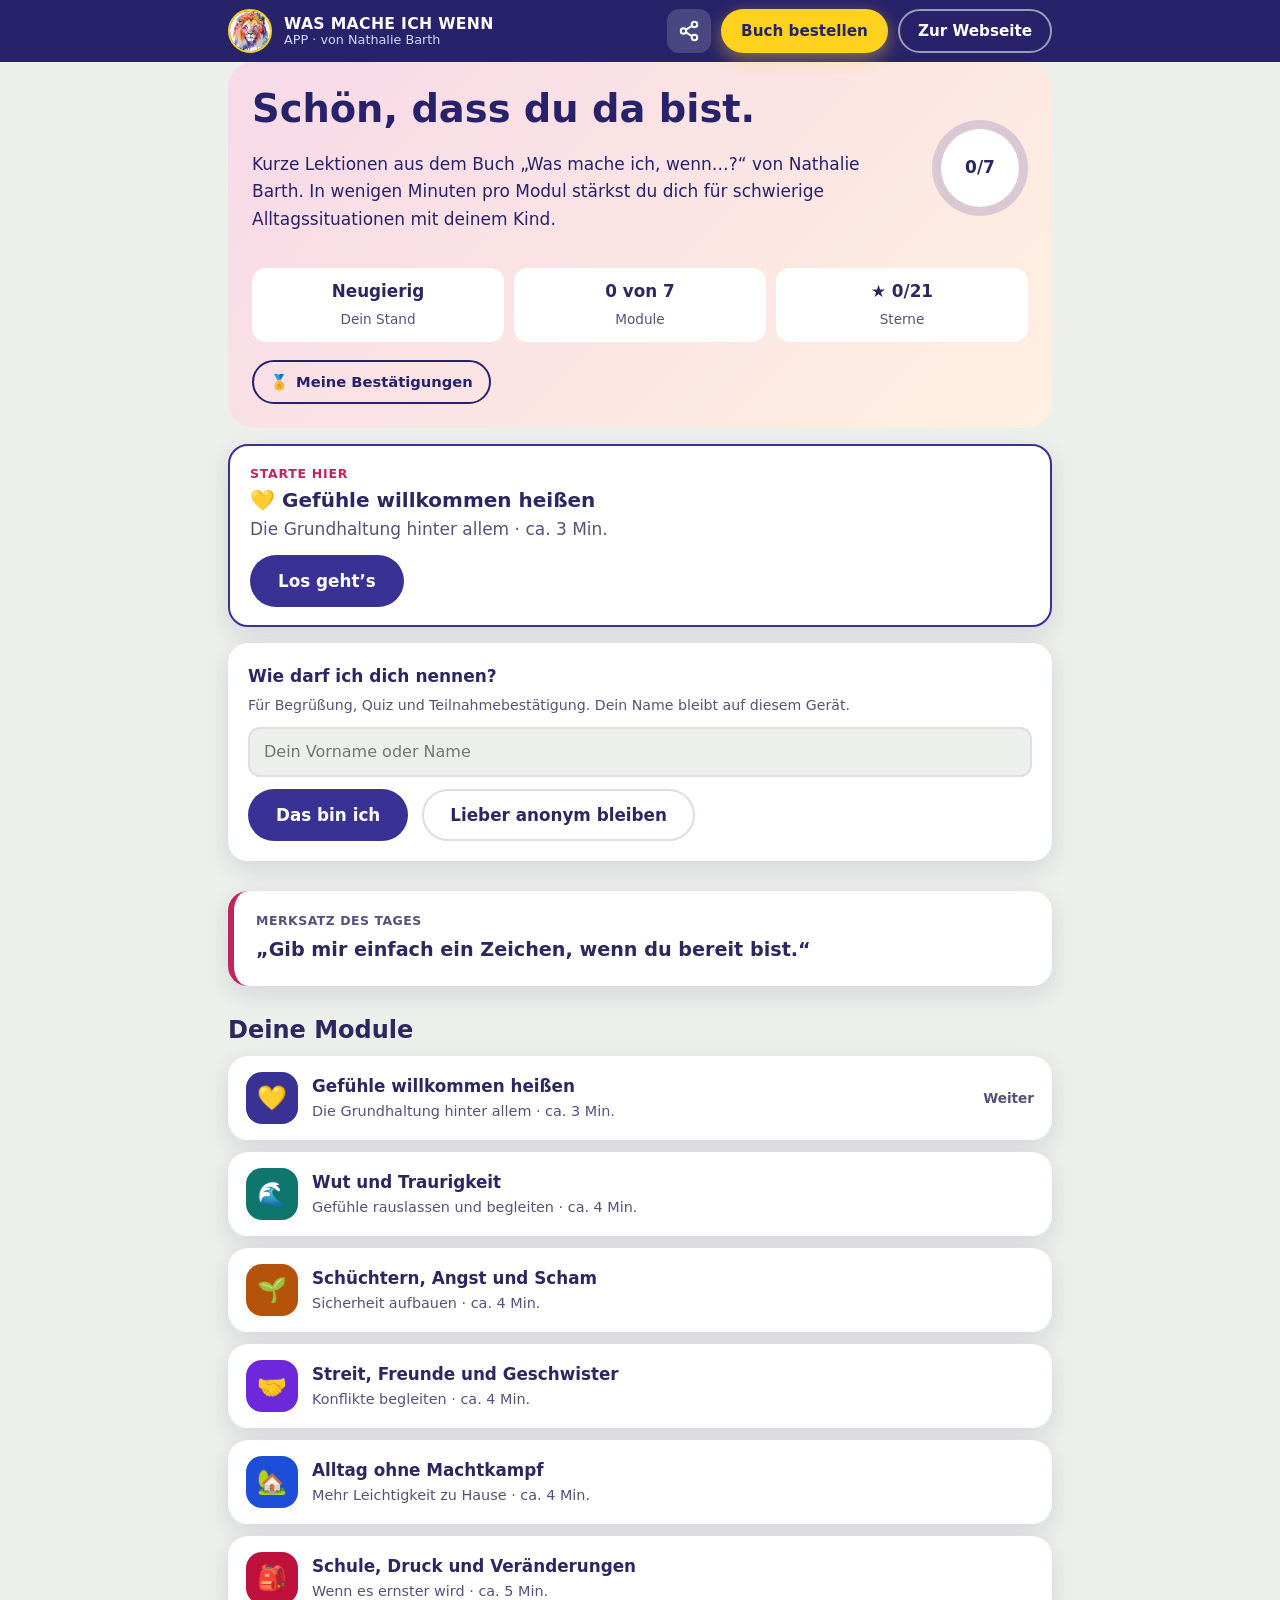
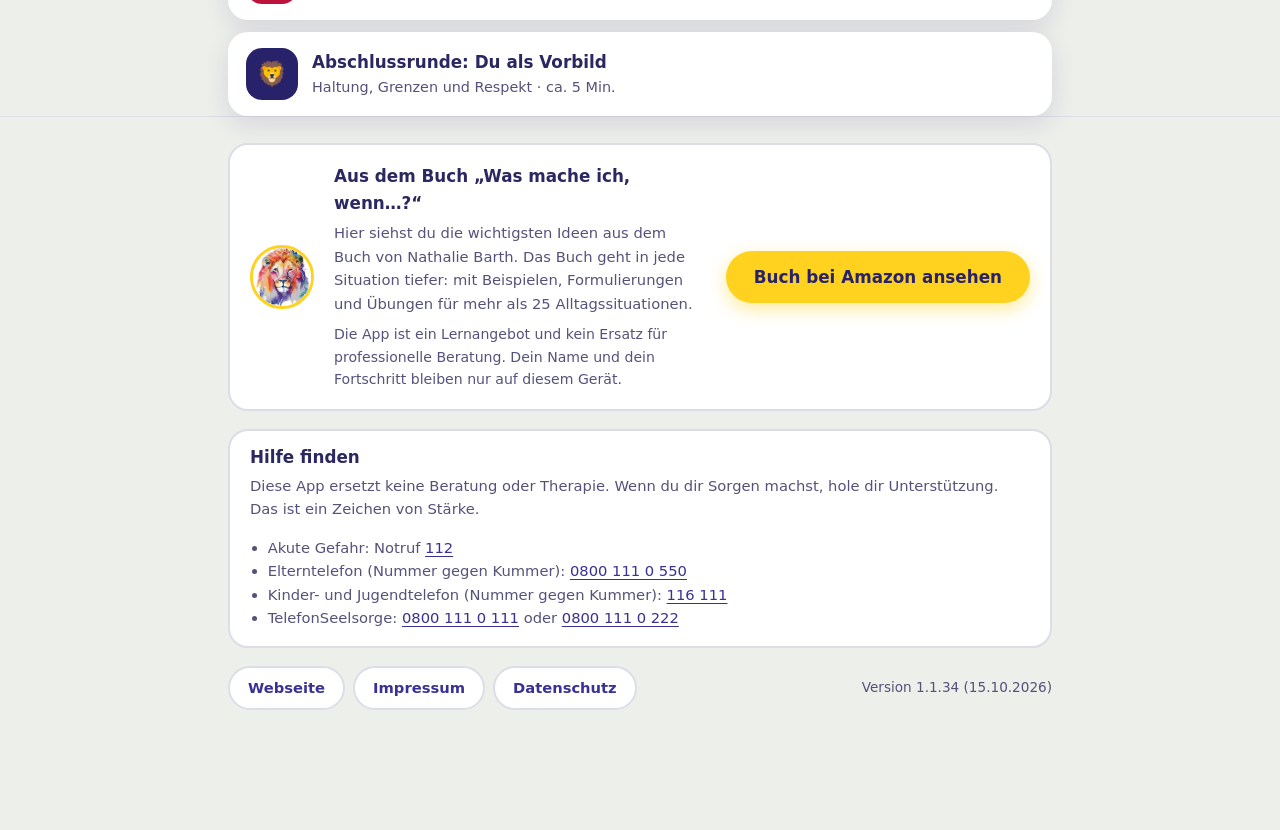
<file: was-mache-ich-wenn-app/index.html>
<!doctype html>
<html lang="de">
<head>
<meta charset="utf-8">
<script>/* Einheitliche Adresse: http und die Variante ohne www werden auf https://www.mutige-kinderherzen.de umgeleitet (Absicherung; die eigentliche Weiterleitung gehört in die Domain-Einstellungen des Hosters). Lokale Tests und andere Hosts bleiben unberührt. */(function(){var h=location.hostname,p=location.protocol;if(h==="mutige-kinderherzen.de"||(h==="www.mutige-kinderherzen.de"&&p==="http:")){location.replace("https://www.mutige-kinderherzen.de"+location.pathname+location.search+location.hash);}})();</script>
<meta name="viewport" content="width=device-width, initial-scale=1">
<title>WAS MACHE ICH WENN APP – Weiterleitung</title>
<meta http-equiv="refresh" content="0; url=app.html">
<link rel="canonical" href="app.html">
<meta name="robots" content="noindex">
<script>location.replace("app.html" + location.search + location.hash);</script>
</head>
<body style="font-family:system-ui,sans-serif;padding:24px">
<p>Weiterleitung zur App … <a href="app.html">Hier klicken, falls es nicht automatisch weitergeht.</a></p>
</body>
</html>
</file>
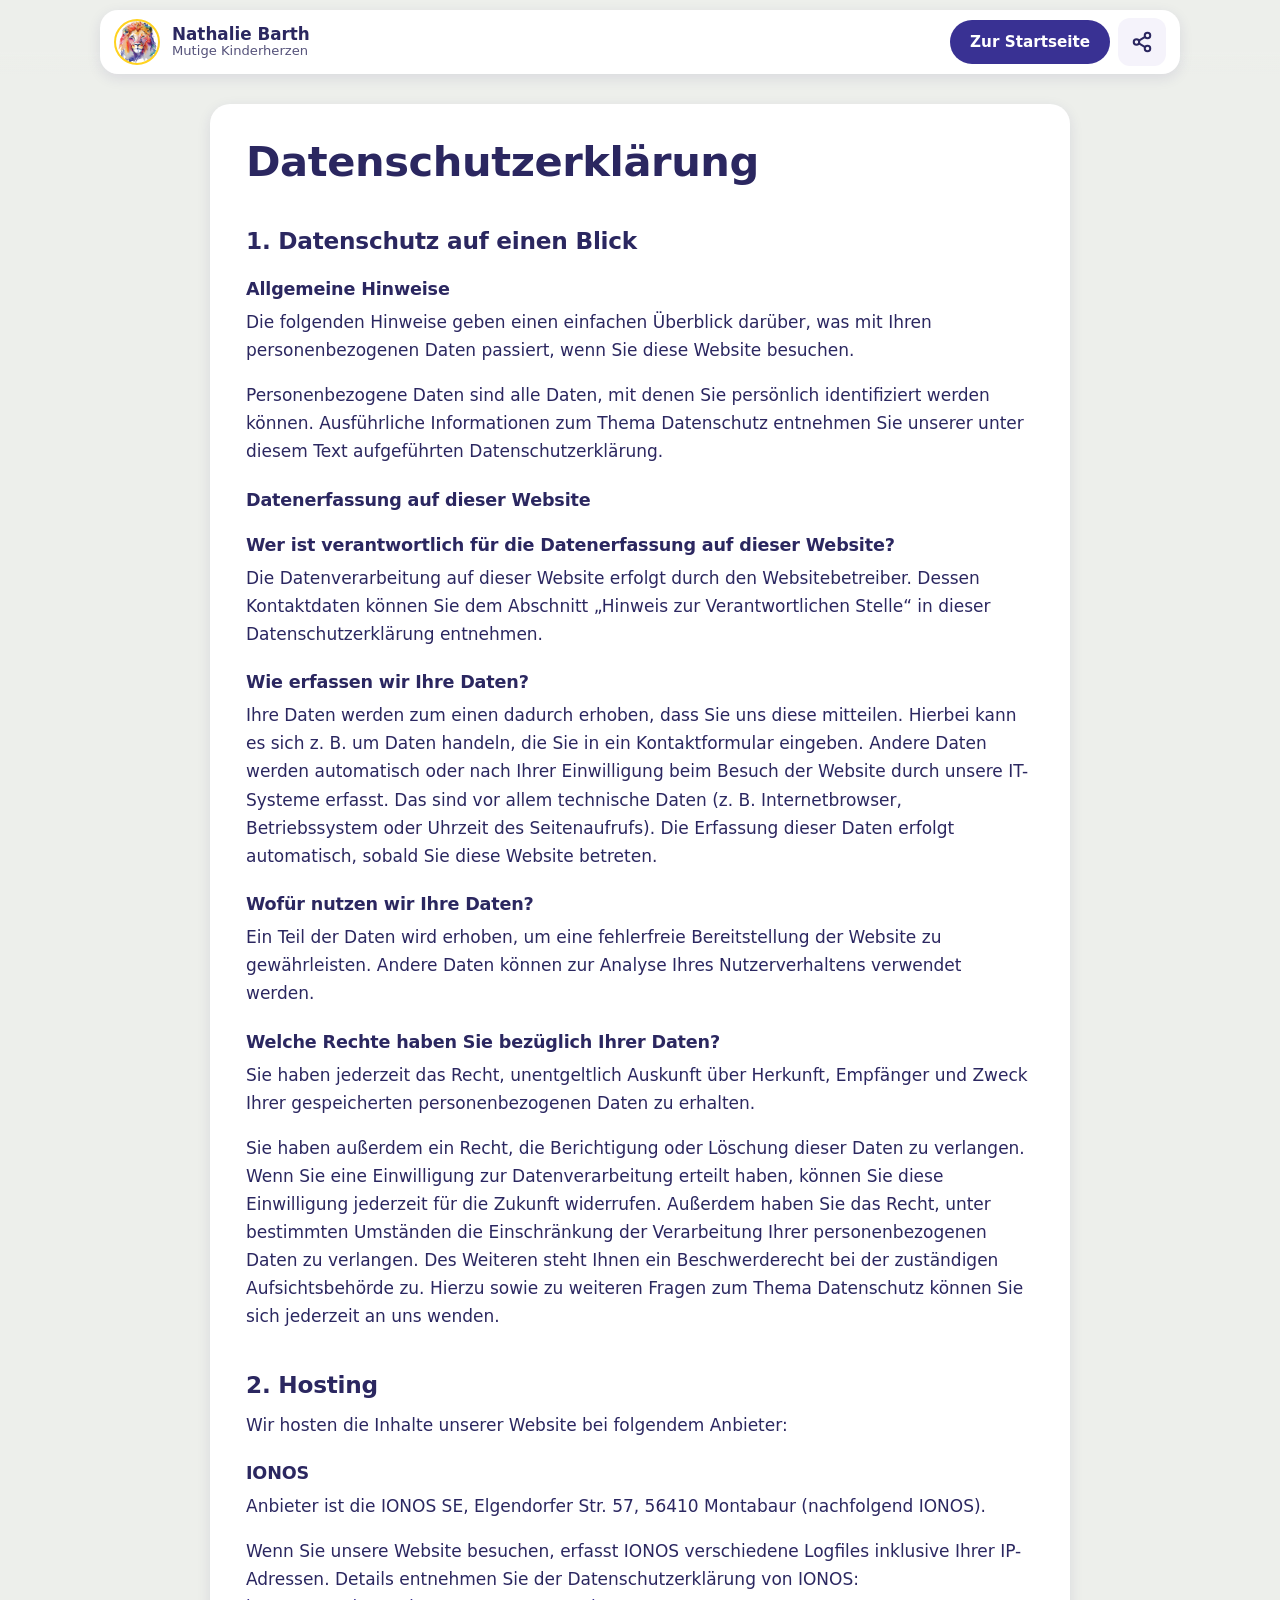
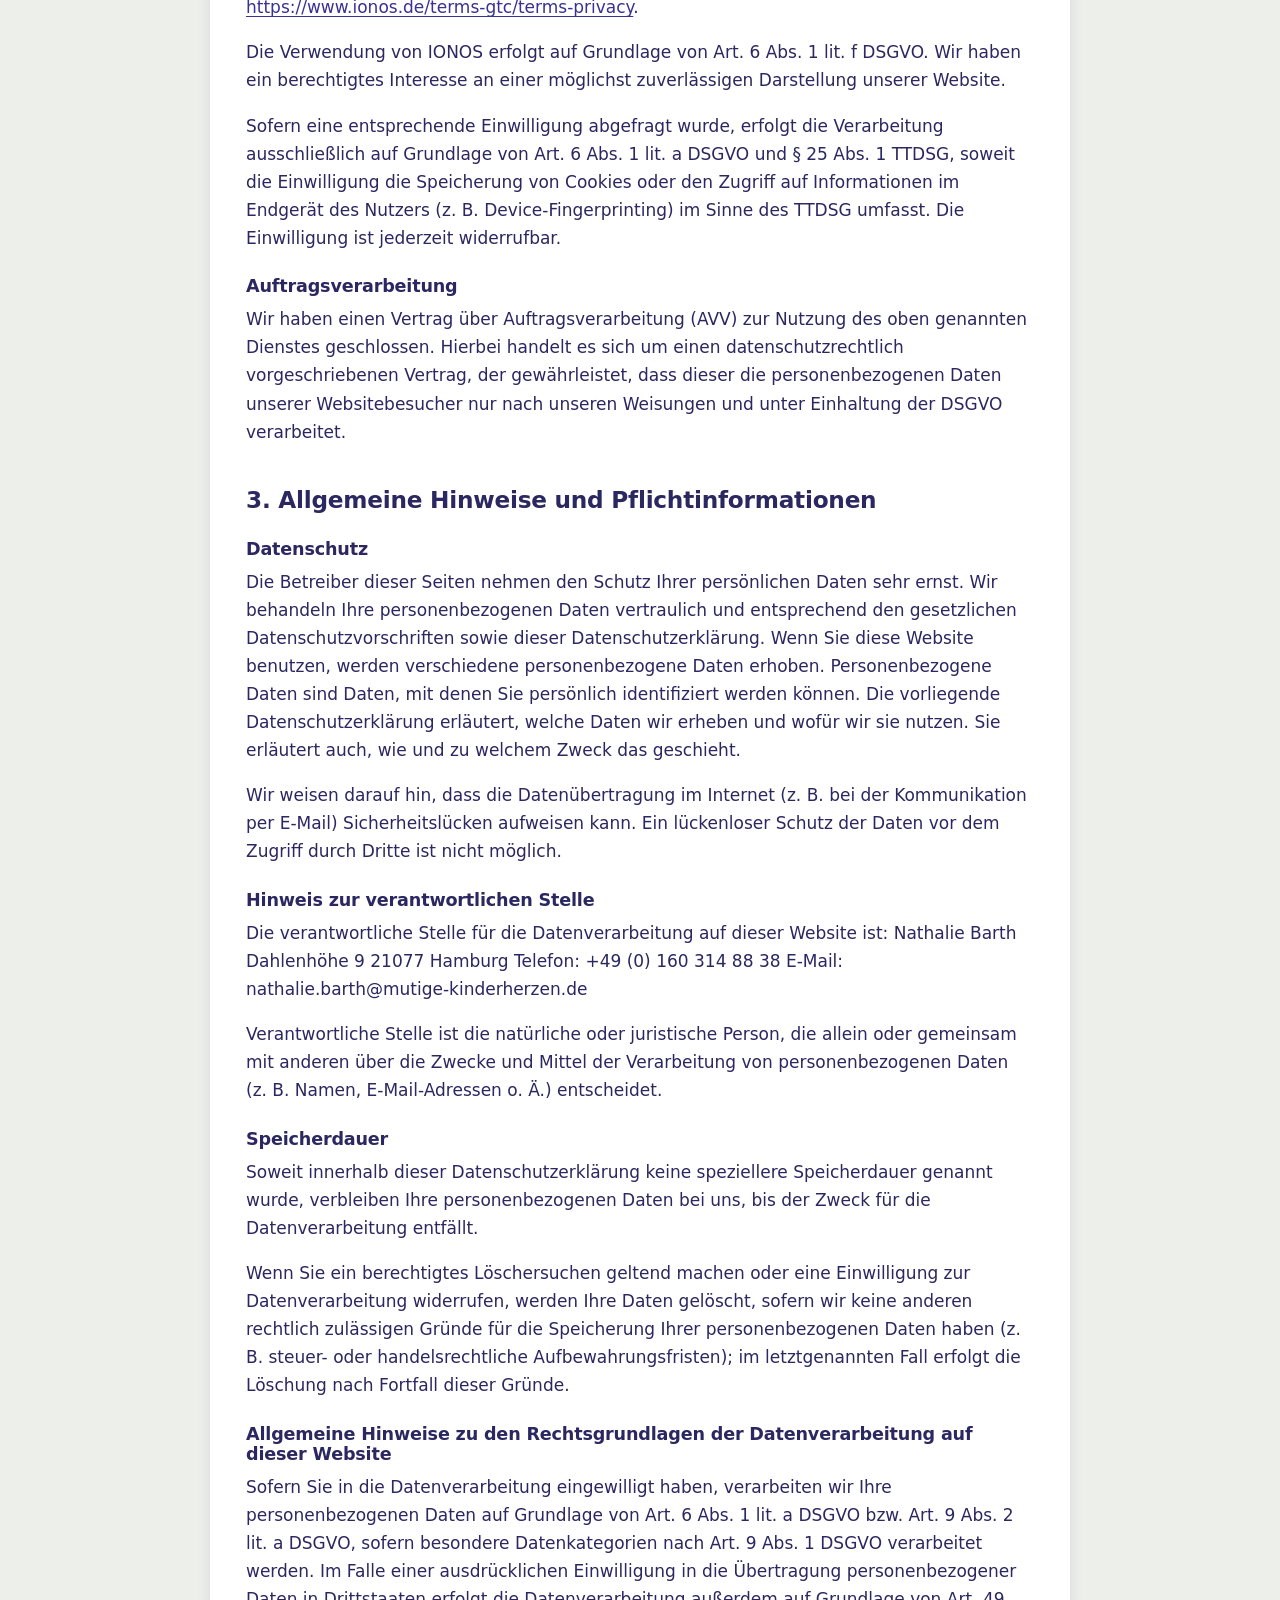
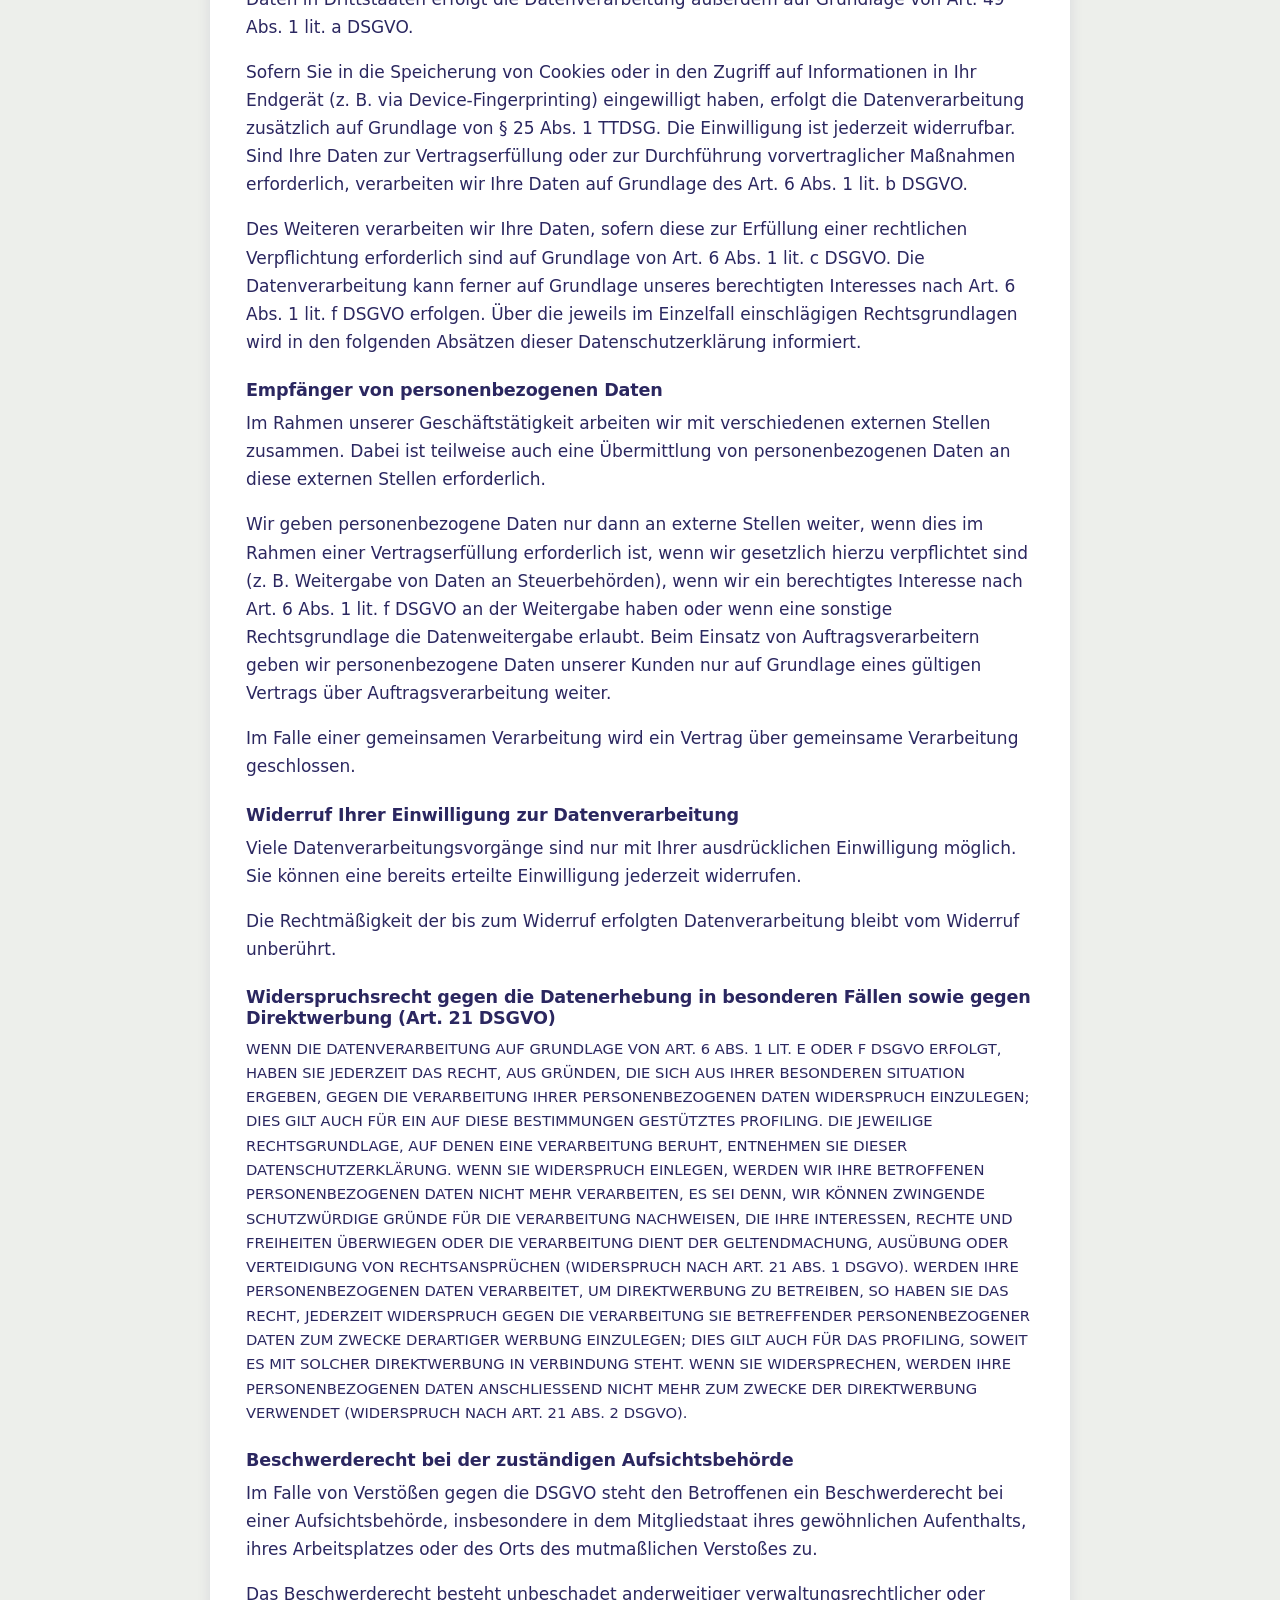
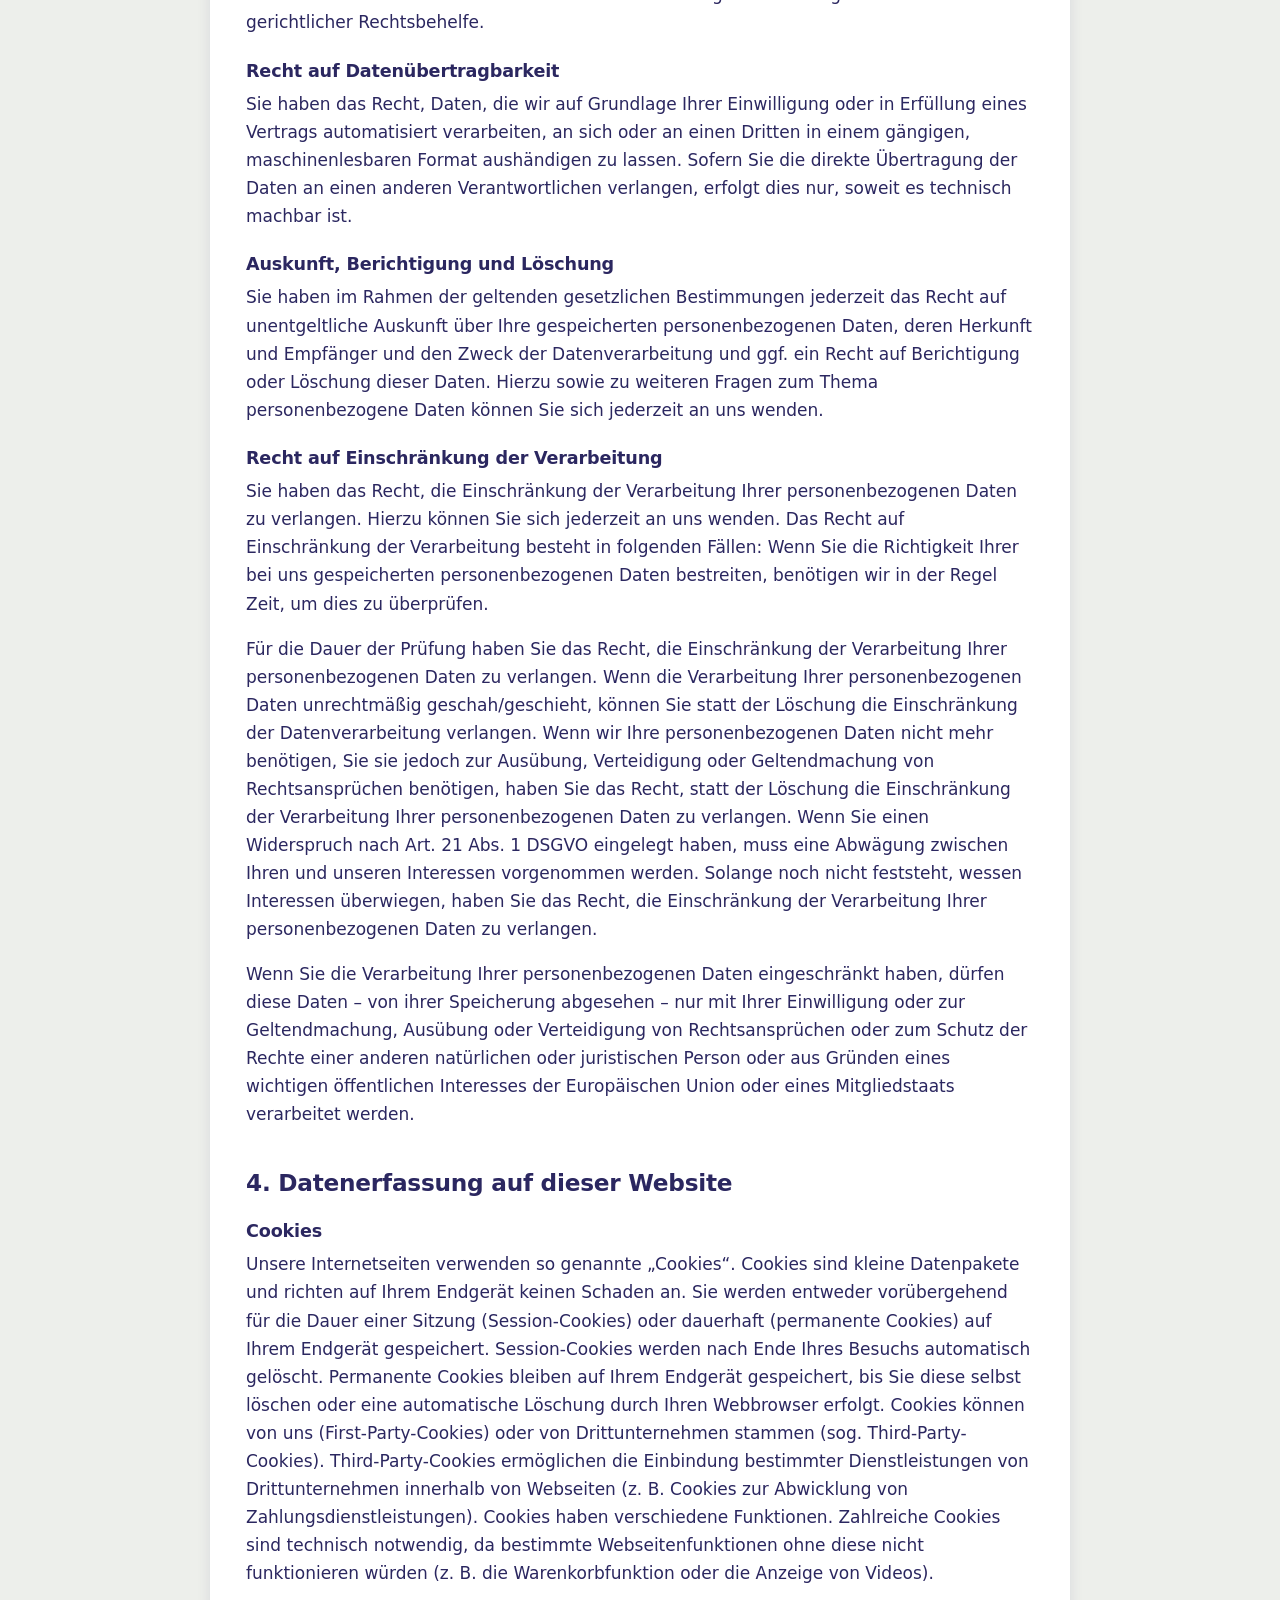
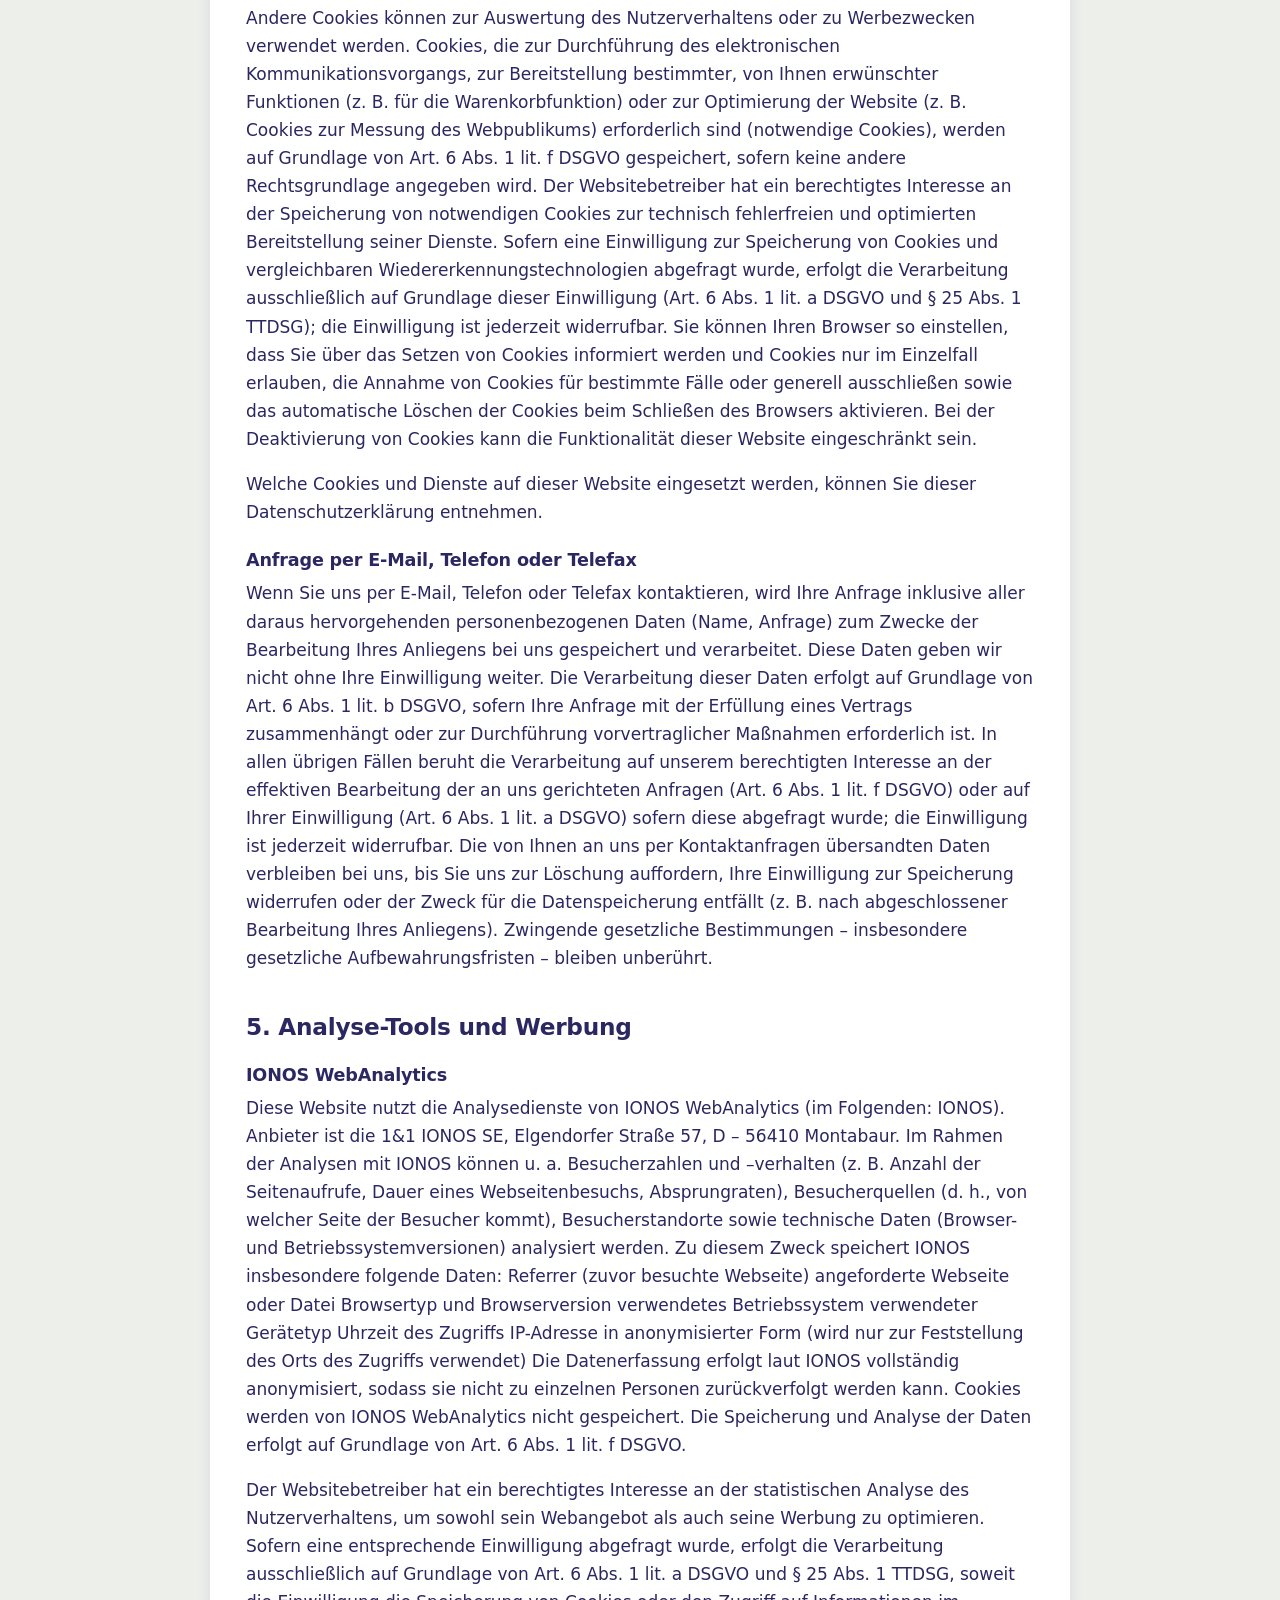
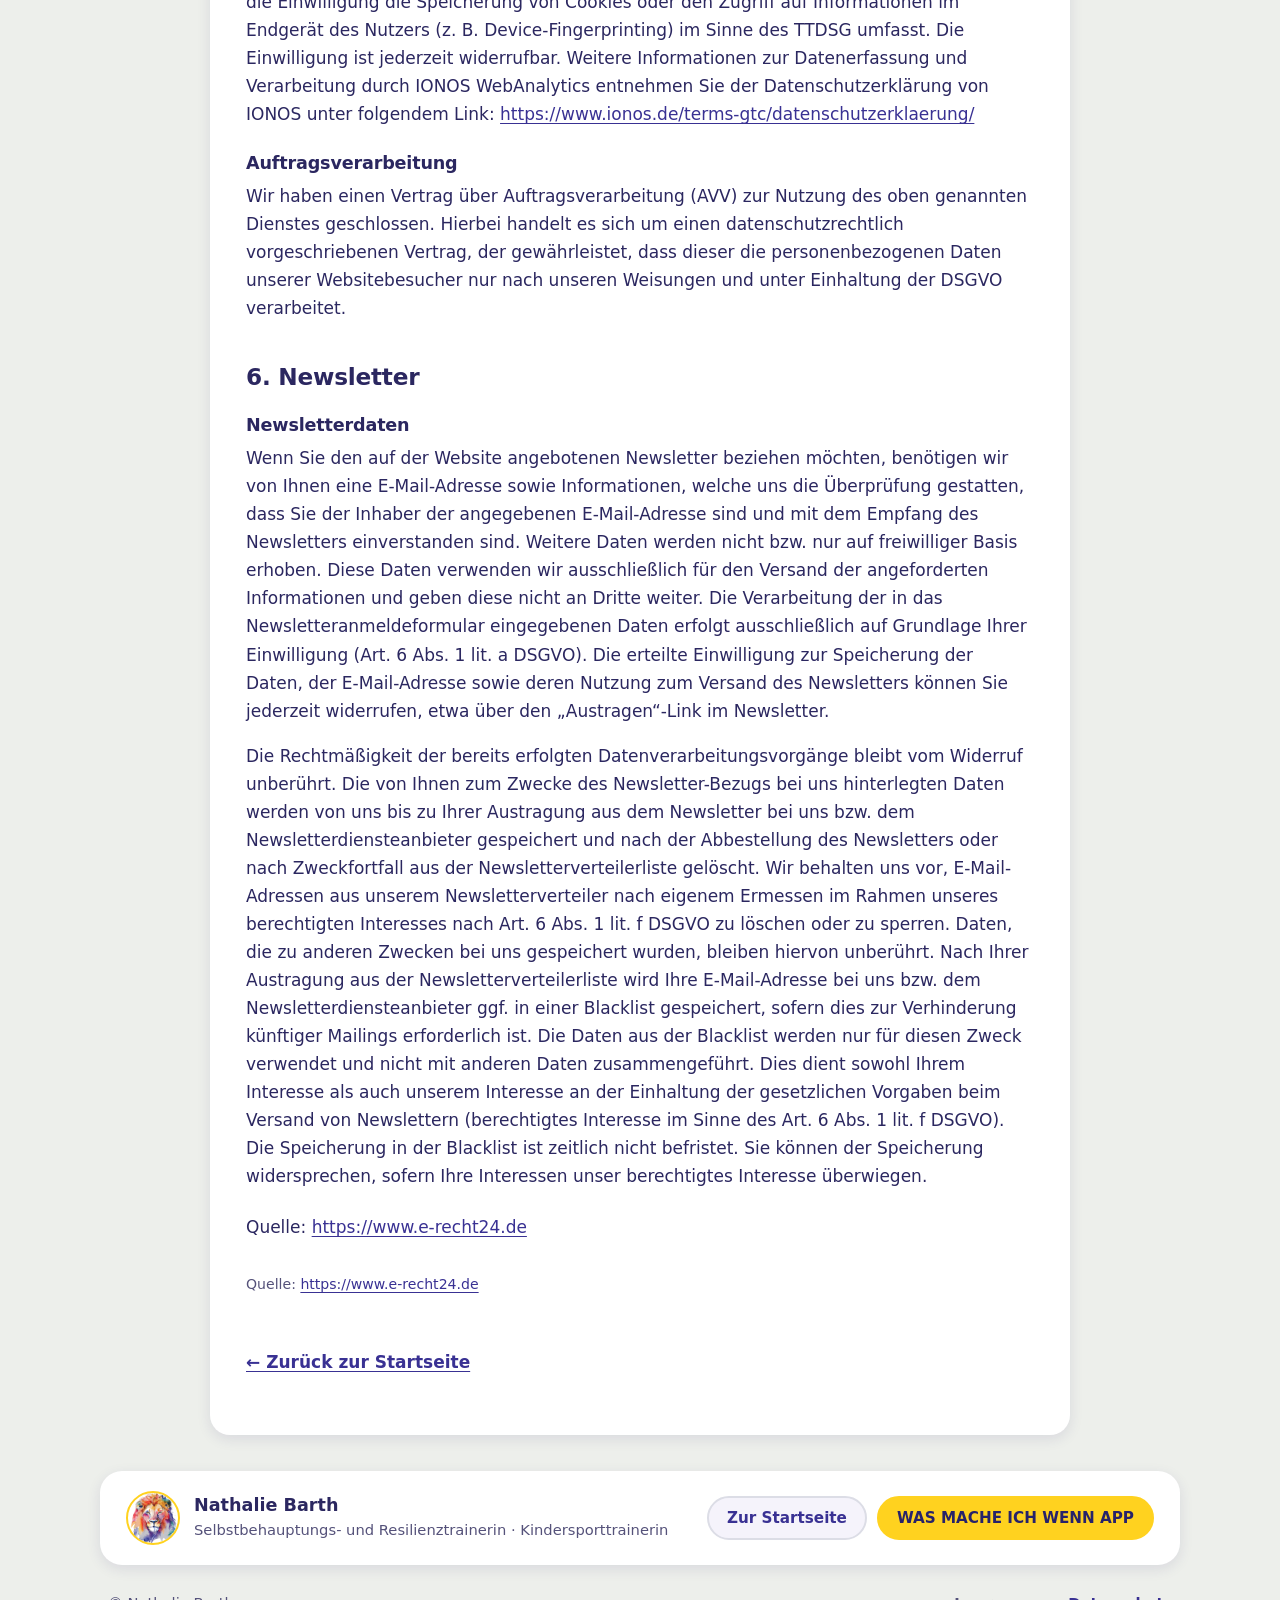
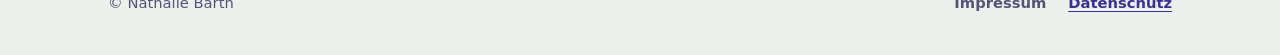
<file: datenschutz.html>
<!doctype html>
<html lang="de">
<head>
<meta charset="utf-8">
<script>/* Einheitliche Adresse: http und die Variante ohne www werden auf https://www.mutige-kinderherzen.de umgeleitet (Absicherung; die eigentliche Weiterleitung gehört in die Domain-Einstellungen des Hosters). Lokale Tests und andere Hosts bleiben unberührt. */(function(){var h=location.hostname,p=location.protocol;if(h==="mutige-kinderherzen.de"||(h==="www.mutige-kinderherzen.de"&&p==="http:")){location.replace("https://www.mutige-kinderherzen.de"+location.pathname+location.search+location.hash);}})();</script>
<meta name="viewport" content="width=device-width, initial-scale=1, viewport-fit=cover">
<title>Datenschutzerklärung – Nathalie Barth</title>
<meta name="description" content="Datenschutzerklärung der Website von Nathalie Barth.">
<meta name="theme-color" content="#393193">
<meta name="color-scheme" content="light dark">
<link rel="manifest" href="manifest.webmanifest">
<link rel="icon" type="image/png" sizes="64x64" href="favicon.png">
<link rel="apple-touch-icon" sizes="180x180" href="apple-touch-icon.png">
<link rel="stylesheet" href="stil.css">
</head>
<body>
<a class="skip" href="#inhalt">Zum Inhalt springen</a>
<header class="top">
  <div class="wrap">
    <div class="nav">
      <a class="brand" href="index.html" aria-label="Nathalie Barth, Mutige Kinderherzen – zur Startseite">
        <img src="bilder/loewe-klein.png" alt="" width="46" height="49">
        <span><b>Nathalie Barth</b><small>Mutige Kinderherzen</small></span>
      </a>
      <a class="btn ind sm" href="index.html">Zur Startseite</a>
    </div>
  </div>
</header>
<main id="inhalt" class="wrap">
<article class="doc">
<h1>Datenschutzerklärung</h1>
<h2>1. Datenschutz auf einen Blick</h2>
<h3>Allgemeine Hinweise</h3>
<p>Die folgenden Hinweise geben einen einfachen &#220;berblick dar&#252;ber, was mit Ihren personenbezogenen Daten passiert, wenn Sie diese Website besuchen.</p>
<p>Personenbezogene Daten sind alle Daten, mit denen Sie pers&#246;nlich identifiziert werden k&#246;nnen. Ausf&#252;hrliche Informationen zum Thema Datenschutz entnehmen Sie unserer unter diesem Text aufgef&#252;hrten Datenschutzerkl&#228;rung.</p>
<h3>Datenerfassung auf dieser Website</h3>
<h3>Wer ist verantwortlich f&#252;r die Datenerfassung auf dieser Website?</h3>
<p>Die Datenverarbeitung auf dieser Website erfolgt durch den Websitebetreiber. Dessen Kontaktdaten k&#246;nnen Sie dem Abschnitt „Hinweis zur Verantwortlichen Stelle“ in dieser Datenschutzerkl&#228;rung entnehmen.</p>
<h3>Wie erfassen wir Ihre Daten?</h3>
<p>Ihre Daten werden zum einen dadurch erhoben, dass Sie uns diese mitteilen. Hierbei kann es sich z. B. um Daten handeln, die Sie in ein Kontaktformular eingeben. Andere Daten werden automatisch oder nach Ihrer Einwilligung beim Besuch der Website durch unsere IT-Systeme erfasst. Das sind vor allem technische Daten (z. B. Internetbrowser, Betriebssystem oder Uhrzeit des Seitenaufrufs). Die Erfassung dieser Daten erfolgt automatisch, sobald Sie diese Website betreten.</p>
<h3>Wof&#252;r nutzen wir Ihre Daten?</h3>
<p>Ein Teil der Daten wird erhoben, um eine fehlerfreie Bereitstellung der Website zu gew&#228;hrleisten. Andere Daten k&#246;nnen zur Analyse Ihres Nutzerverhaltens verwendet werden.</p>
<h3>Welche Rechte haben Sie bez&#252;glich Ihrer Daten?</h3>
<p>Sie haben jederzeit das Recht, unentgeltlich Auskunft &#252;ber Herkunft, Empf&#228;nger und Zweck Ihrer gespeicherten personenbezogenen Daten zu erhalten.</p>
<p>Sie haben au&#223;erdem ein Recht, die Berichtigung oder L&#246;schung dieser Daten zu verlangen. Wenn Sie eine Einwilligung zur Datenverarbeitung erteilt haben, k&#246;nnen Sie diese Einwilligung jederzeit f&#252;r die Zukunft widerrufen. Au&#223;erdem haben Sie das Recht, unter bestimmten Umst&#228;nden die Einschr&#228;nkung der Verarbeitung Ihrer personenbezogenen Daten zu verlangen. Des Weiteren steht Ihnen ein Beschwerderecht bei der zust&#228;ndigen Aufsichtsbeh&#246;rde zu. Hierzu sowie zu weiteren Fragen zum Thema Datenschutz k&#246;nnen Sie sich jederzeit an uns wenden.</p>
<h2>2. Hosting</h2>
<p>Wir hosten die Inhalte unserer Website bei folgendem Anbieter:</p>
<h3>IONOS</h3>
<p>Anbieter ist die IONOS SE, Elgendorfer Str. 57, 56410 Montabaur (nachfolgend IONOS).</p>
<p>Wenn Sie unsere Website besuchen, erfasst IONOS verschiedene Logfiles inklusive Ihrer IP-Adressen. Details entnehmen Sie der Datenschutzerkl&#228;rung von IONOS: <a href="https://www.ionos.de/terms-gtc/terms-privacy">https://www.ionos.de/terms-gtc/terms-privacy</a>.</p>
<p>Die Verwendung von IONOS erfolgt auf Grundlage von Art. 6 Abs. 1 lit. f DSGVO. Wir haben ein berechtigtes Interesse an einer m&#246;glichst zuverl&#228;ssigen Darstellung unserer Website.</p>
<p>Sofern eine entsprechende Einwilligung abgefragt wurde, erfolgt die Verarbeitung ausschlie&#223;lich auf Grundlage von Art. 6 Abs. 1 lit. a DSGVO und &#167; 25 Abs. 1 TTDSG, soweit die Einwilligung die Speicherung von Cookies oder den Zugriff auf Informationen im Endger&#228;t des Nutzers (z. B. Device-Fingerprinting) im Sinne des TTDSG umfasst. Die Einwilligung ist jederzeit widerrufbar.</p>
<h3>Auftragsverarbeitung</h3>
<p>Wir haben einen Vertrag &#252;ber Auftragsverarbeitung (AVV) zur Nutzung des oben genannten Dienstes geschlossen. Hierbei handelt es sich um einen datenschutzrechtlich vorgeschriebenen Vertrag, der gew&#228;hrleistet, dass dieser die personenbezogenen Daten unserer Websitebesucher nur nach unseren Weisungen und unter Einhaltung der DSGVO verarbeitet.</p>
<h2>3. Allgemeine Hinweise und Pflichtinformationen</h2>
<h3>Datenschutz</h3>
<p>Die Betreiber dieser Seiten nehmen den Schutz Ihrer pers&#246;nlichen Daten sehr ernst. Wir behandeln Ihre personenbezogenen Daten vertraulich und entsprechend den gesetzlichen Datenschutzvorschriften sowie dieser Datenschutzerkl&#228;rung. Wenn Sie diese Website benutzen, werden verschiedene personenbezogene Daten erhoben. Personenbezogene Daten sind Daten, mit denen Sie pers&#246;nlich identifiziert werden k&#246;nnen. Die vorliegende Datenschutzerkl&#228;rung erl&#228;utert, welche Daten wir erheben und wof&#252;r wir sie nutzen. Sie erl&#228;utert auch, wie und zu welchem Zweck das geschieht.</p>
<p>Wir weisen darauf hin, dass die Daten&#252;bertragung im Internet (z. B. bei der Kommunikation per E-Mail) Sicherheitsl&#252;cken aufweisen kann. Ein l&#252;ckenloser Schutz der Daten vor dem Zugriff durch Dritte ist nicht m&#246;glich.</p>
<h3>Hinweis zur verantwortlichen Stelle</h3>
<p>Die verantwortliche Stelle f&#252;r die Datenverarbeitung auf dieser Website ist: Nathalie Barth Dahlenh&#246;he 9 21077 Hamburg Telefon: +49 (0) 160 314 88 38 E-Mail: nathalie.barth@mutige-kinderherzen.de</p>
<p>Verantwortliche Stelle ist die nat&#252;rliche oder juristische Person, die allein oder gemeinsam mit anderen &#252;ber die Zwecke und Mittel der Verarbeitung von personenbezogenen Daten (z. B. Namen, E-Mail-Adressen o. &#196;.) entscheidet.</p>
<h3>Speicherdauer</h3>
<p>Soweit innerhalb dieser Datenschutzerkl&#228;rung keine speziellere Speicherdauer genannt wurde, verbleiben Ihre personenbezogenen Daten bei uns, bis der Zweck f&#252;r die Datenverarbeitung entf&#228;llt.</p>
<p>Wenn Sie ein berechtigtes L&#246;schersuchen geltend machen oder eine Einwilligung zur Datenverarbeitung widerrufen, werden Ihre Daten gel&#246;scht, sofern wir keine anderen rechtlich zul&#228;ssigen Gr&#252;nde f&#252;r die Speicherung Ihrer personenbezogenen Daten haben (z. B. steuer- oder handelsrechtliche Aufbewahrungsfristen); im letztgenannten Fall erfolgt die L&#246;schung nach Fortfall dieser Gr&#252;nde.</p>
<h3>Allgemeine Hinweise zu den Rechtsgrundlagen der Datenverarbeitung auf dieser Website</h3>
<p>Sofern Sie in die Datenverarbeitung eingewilligt haben, verarbeiten wir Ihre personenbezogenen Daten auf Grundlage von Art. 6 Abs. 1 lit. a DSGVO bzw. Art. 9 Abs. 2 lit. a DSGVO, sofern besondere Datenkategorien nach Art. 9 Abs. 1 DSGVO verarbeitet werden. Im Falle einer ausdr&#252;cklichen Einwilligung in die &#220;bertragung personenbezogener Daten in Drittstaaten erfolgt die Datenverarbeitung au&#223;erdem auf Grundlage von Art. 49 Abs. 1 lit. a DSGVO.</p>
<p>Sofern Sie in die Speicherung von Cookies oder in den Zugriff auf Informationen in Ihr Endger&#228;t (z. B. via Device-Fingerprinting) eingewilligt haben, erfolgt die Datenverarbeitung zus&#228;tzlich auf Grundlage von &#167; 25 Abs. 1 TTDSG. Die Einwilligung ist jederzeit widerrufbar. Sind Ihre Daten zur Vertragserf&#252;llung oder zur Durchf&#252;hrung vorvertraglicher Ma&#223;nahmen erforderlich, verarbeiten wir Ihre Daten auf Grundlage des Art. 6 Abs. 1 lit. b DSGVO.</p>
<p>Des Weiteren verarbeiten wir Ihre Daten, sofern diese zur Erf&#252;llung einer rechtlichen Verpflichtung erforderlich sind auf Grundlage von Art. 6 Abs. 1 lit. c DSGVO. Die Datenverarbeitung kann ferner auf Grundlage unseres berechtigten Interesses nach Art. 6 Abs. 1 lit. f DSGVO erfolgen. &#220;ber die jeweils im Einzelfall einschl&#228;gigen Rechtsgrundlagen wird in den folgenden Abs&#228;tzen dieser Datenschutzerkl&#228;rung informiert.</p>
<h3>Empf&#228;nger von personenbezogenen Daten</h3>
<p>Im Rahmen unserer Gesch&#228;ftst&#228;tigkeit arbeiten wir mit verschiedenen externen Stellen zusammen. Dabei ist teilweise auch eine &#220;bermittlung von personenbezogenen Daten an diese externen Stellen erforderlich.</p>
<p>Wir geben personenbezogene Daten nur dann an externe Stellen weiter, wenn dies im Rahmen einer Vertragserf&#252;llung erforderlich ist, wenn wir gesetzlich hierzu verpflichtet sind (z. B. Weitergabe von Daten an Steuerbeh&#246;rden), wenn wir ein berechtigtes Interesse nach Art. 6 Abs. 1 lit. f DSGVO an der Weitergabe haben oder wenn eine sonstige Rechtsgrundlage die Datenweitergabe erlaubt. Beim Einsatz von Auftragsverarbeitern geben wir personenbezogene Daten unserer Kunden nur auf Grundlage eines g&#252;ltigen Vertrags &#252;ber Auftragsverarbeitung weiter.</p>
<p>Im Falle einer gemeinsamen Verarbeitung wird ein Vertrag &#252;ber gemeinsame Verarbeitung geschlossen.</p>
<h3>Widerruf Ihrer Einwilligung zur Datenverarbeitung</h3>
<p>Viele Datenverarbeitungsvorg&#228;nge sind nur mit Ihrer ausdr&#252;cklichen Einwilligung m&#246;glich. Sie k&#246;nnen eine bereits erteilte Einwilligung jederzeit widerrufen.</p>
<p>Die Rechtm&#228;&#223;igkeit der bis zum Widerruf erfolgten Datenverarbeitung bleibt vom Widerruf unber&#252;hrt.</p>
<h3>Widerspruchsrecht gegen die Datenerhebung in besonderen F&#228;llen sowie gegen Direktwerbung (Art. 21 DSGVO)</h3>
<p class="caps">WENN DIE DATENVERARBEITUNG AUF GRUNDLAGE VON ART. 6 ABS. 1 LIT. E ODER F DSGVO ERFOLGT, HABEN SIE JEDERZEIT DAS RECHT, AUS GR&#220;NDEN, DIE SICH AUS IHRER BESONDEREN SITUATION ERGEBEN, GEGEN DIE VERARBEITUNG IHRER PERSONENBEZOGENEN DATEN WIDERSPRUCH EINZULEGEN; DIES GILT AUCH F&#220;R EIN AUF DIESE BESTIMMUNGEN GEST&#220;TZTES PROFILING. DIE JEWEILIGE RECHTSGRUNDLAGE, AUF DENEN EINE VERARBEITUNG BERUHT, ENTNEHMEN SIE DIESER DATENSCHUTZERKL&#196;RUNG. WENN SIE WIDERSPRUCH EINLEGEN, WERDEN WIR IHRE BETROFFENEN PERSONENBEZOGENEN DATEN NICHT MEHR VERARBEITEN, ES SEI DENN, WIR K&#214;NNEN ZWINGENDE SCHUTZW&#220;RDIGE GR&#220;NDE F&#220;R DIE VERARBEITUNG NACHWEISEN, DIE IHRE INTERESSEN, RECHTE UND FREIHEITEN &#220;BERWIEGEN ODER DIE VERARBEITUNG DIENT DER GELTENDMACHUNG, AUS&#220;BUNG ODER VERTEIDIGUNG VON RECHTSANSPR&#220;CHEN (WIDERSPRUCH NACH ART. 21 ABS. 1 DSGVO). WERDEN IHRE PERSONENBEZOGENEN DATEN VERARBEITET, UM DIREKTWERBUNG ZU BETREIBEN, SO HABEN SIE DAS RECHT, JEDERZEIT WIDERSPRUCH GEGEN DIE VERARBEITUNG SIE BETREFFENDER PERSONENBEZOGENER DATEN ZUM ZWECKE DERARTIGER WERBUNG EINZULEGEN; DIES GILT AUCH F&#220;R DAS PROFILING, SOWEIT ES MIT SOLCHER DIREKTWERBUNG IN VERBINDUNG STEHT. WENN SIE WIDERSPRECHEN, WERDEN IHRE PERSONENBEZOGENEN DATEN ANSCHLIESSEND NICHT MEHR ZUM ZWECKE DER DIREKTWERBUNG VERWENDET (WIDERSPRUCH NACH ART. 21 ABS. 2 DSGVO).</p>
<h3>Beschwerderecht bei der zust&#228;ndigen Aufsichtsbeh&#246;rde</h3>
<p>Im Falle von Verst&#246;&#223;en gegen die DSGVO steht den Betroffenen ein Beschwerderecht bei einer Aufsichtsbeh&#246;rde, insbesondere in dem Mitgliedstaat ihres gew&#246;hnlichen Aufenthalts, ihres Arbeitsplatzes oder des Orts des mutma&#223;lichen Versto&#223;es zu.</p>
<p>Das Beschwerderecht besteht unbeschadet anderweitiger verwaltungsrechtlicher oder gerichtlicher Rechtsbehelfe.</p>
<h3>Recht auf Daten&#252;bertragbarkeit</h3>
<p>Sie haben das Recht, Daten, die wir auf Grundlage Ihrer Einwilligung oder in Erf&#252;llung eines Vertrags automatisiert verarbeiten, an sich oder an einen Dritten in einem g&#228;ngigen, maschinenlesbaren Format aush&#228;ndigen zu lassen. Sofern Sie die direkte &#220;bertragung der Daten an einen anderen Verantwortlichen verlangen, erfolgt dies nur, soweit es technisch machbar ist.</p>
<h3>Auskunft, Berichtigung und L&#246;schung</h3>
<p>Sie haben im Rahmen der geltenden gesetzlichen Bestimmungen jederzeit das Recht auf unentgeltliche Auskunft &#252;ber Ihre gespeicherten personenbezogenen Daten, deren Herkunft und Empf&#228;nger und den Zweck der Datenverarbeitung und ggf. ein Recht auf Berichtigung oder L&#246;schung dieser Daten. Hierzu sowie zu weiteren Fragen zum Thema personenbezogene Daten k&#246;nnen Sie sich jederzeit an uns wenden.</p>
<h3>Recht auf Einschr&#228;nkung der Verarbeitung</h3>
<p>Sie haben das Recht, die Einschr&#228;nkung der Verarbeitung Ihrer personenbezogenen Daten zu verlangen. Hierzu k&#246;nnen Sie sich jederzeit an uns wenden. Das Recht auf Einschr&#228;nkung der Verarbeitung besteht in folgenden F&#228;llen: Wenn Sie die Richtigkeit Ihrer bei uns gespeicherten personenbezogenen Daten bestreiten, ben&#246;tigen wir in der Regel Zeit, um dies zu &#252;berpr&#252;fen.</p>
<p>F&#252;r die Dauer der Pr&#252;fung haben Sie das Recht, die Einschr&#228;nkung der Verarbeitung Ihrer personenbezogenen Daten zu verlangen. Wenn die Verarbeitung Ihrer personenbezogenen Daten unrechtm&#228;&#223;ig geschah/geschieht, k&#246;nnen Sie statt der L&#246;schung die Einschr&#228;nkung der Datenverarbeitung verlangen. Wenn wir Ihre personenbezogenen Daten nicht mehr ben&#246;tigen, Sie sie jedoch zur Aus&#252;bung, Verteidigung oder Geltendmachung von Rechtsanspr&#252;chen ben&#246;tigen, haben Sie das Recht, statt der L&#246;schung die Einschr&#228;nkung der Verarbeitung Ihrer personenbezogenen Daten zu verlangen. Wenn Sie einen Widerspruch nach Art. 21 Abs. 1 DSGVO eingelegt haben, muss eine Abw&#228;gung zwischen Ihren und unseren Interessen vorgenommen werden. Solange noch nicht feststeht, wessen Interessen &#252;berwiegen, haben Sie das Recht, die Einschr&#228;nkung der Verarbeitung Ihrer personenbezogenen Daten zu verlangen.</p>
<p>Wenn Sie die Verarbeitung Ihrer personenbezogenen Daten eingeschr&#228;nkt haben, d&#252;rfen diese Daten – von ihrer Speicherung abgesehen – nur mit Ihrer Einwilligung oder zur Geltendmachung, Aus&#252;bung oder Verteidigung von Rechtsanspr&#252;chen oder zum Schutz der Rechte einer anderen nat&#252;rlichen oder juristischen Person oder aus Gr&#252;nden eines wichtigen &#246;ffentlichen Interesses der Europ&#228;ischen Union oder eines Mitgliedstaats verarbeitet werden.</p>
<h2>4. Datenerfassung auf dieser Website</h2>
<h3>Cookies</h3>
<p>Unsere Internetseiten verwenden so genannte „Cookies“. Cookies sind kleine Datenpakete und richten auf Ihrem Endger&#228;t keinen Schaden an. Sie werden entweder vor&#252;bergehend f&#252;r die Dauer einer Sitzung (Session-Cookies) oder dauerhaft (permanente Cookies) auf Ihrem Endger&#228;t gespeichert. Session-Cookies werden nach Ende Ihres Besuchs automatisch gel&#246;scht. Permanente Cookies bleiben auf Ihrem Endger&#228;t gespeichert, bis Sie diese selbst l&#246;schen oder eine automatische L&#246;schung durch Ihren Webbrowser erfolgt. Cookies k&#246;nnen von uns (First-Party-Cookies) oder von Drittunternehmen stammen (sog. Third-Party-Cookies). Third-Party-Cookies erm&#246;glichen die Einbindung bestimmter Dienstleistungen von Drittunternehmen innerhalb von Webseiten (z. B. Cookies zur Abwicklung von Zahlungsdienstleistungen). Cookies haben verschiedene Funktionen. Zahlreiche Cookies sind technisch notwendig, da bestimmte Webseitenfunktionen ohne diese nicht funktionieren w&#252;rden (z. B. die Warenkorbfunktion oder die Anzeige von Videos).</p>
<p>Andere Cookies k&#246;nnen zur Auswertung des Nutzerverhaltens oder zu Werbezwecken verwendet werden. Cookies, die zur Durchf&#252;hrung des elektronischen Kommunikationsvorgangs, zur Bereitstellung bestimmter, von Ihnen erw&#252;nschter Funktionen (z. B. f&#252;r die Warenkorbfunktion) oder zur Optimierung der Website (z. B. Cookies zur Messung des Webpublikums) erforderlich sind (notwendige Cookies), werden auf Grundlage von Art. 6 Abs. 1 lit. f DSGVO gespeichert, sofern keine andere Rechtsgrundlage angegeben wird. Der Websitebetreiber hat ein berechtigtes Interesse an der Speicherung von notwendigen Cookies zur technisch fehlerfreien und optimierten Bereitstellung seiner Dienste. Sofern eine Einwilligung zur Speicherung von Cookies und vergleichbaren Wiedererkennungstechnologien abgefragt wurde, erfolgt die Verarbeitung ausschlie&#223;lich auf Grundlage dieser Einwilligung (Art. 6 Abs. 1 lit. a DSGVO und &#167; 25 Abs. 1 TTDSG); die Einwilligung ist jederzeit widerrufbar. Sie k&#246;nnen Ihren Browser so einstellen, dass Sie &#252;ber das Setzen von Cookies informiert werden und Cookies nur im Einzelfall erlauben, die Annahme von Cookies f&#252;r bestimmte F&#228;lle oder generell ausschlie&#223;en sowie das automatische L&#246;schen der Cookies beim Schlie&#223;en des Browsers aktivieren. Bei der Deaktivierung von Cookies kann die Funktionalit&#228;t dieser Website eingeschr&#228;nkt sein.</p>
<p>Welche Cookies und Dienste auf dieser Website eingesetzt werden, k&#246;nnen Sie dieser Datenschutzerkl&#228;rung entnehmen.</p>
<h3>Anfrage per E-Mail, Telefon oder Telefax</h3>
<p>Wenn Sie uns per E-Mail, Telefon oder Telefax kontaktieren, wird Ihre Anfrage inklusive aller daraus hervorgehenden personenbezogenen Daten (Name, Anfrage) zum Zwecke der Bearbeitung Ihres Anliegens bei uns gespeichert und verarbeitet. Diese Daten geben wir nicht ohne Ihre Einwilligung weiter. Die Verarbeitung dieser Daten erfolgt auf Grundlage von Art. 6 Abs. 1 lit. b DSGVO, sofern Ihre Anfrage mit der Erf&#252;llung eines Vertrags zusammenh&#228;ngt oder zur Durchf&#252;hrung vorvertraglicher Ma&#223;nahmen erforderlich ist. In allen &#252;brigen F&#228;llen beruht die Verarbeitung auf unserem berechtigten Interesse an der effektiven Bearbeitung der an uns gerichteten Anfragen (Art. 6 Abs. 1 lit. f DSGVO) oder auf Ihrer Einwilligung (Art. 6 Abs. 1 lit. a DSGVO) sofern diese abgefragt wurde; die Einwilligung ist jederzeit widerrufbar. Die von Ihnen an uns per Kontaktanfragen &#252;bersandten Daten verbleiben bei uns, bis Sie uns zur L&#246;schung auffordern, Ihre Einwilligung zur Speicherung widerrufen oder der Zweck f&#252;r die Datenspeicherung entf&#228;llt (z. B. nach abgeschlossener Bearbeitung Ihres Anliegens). Zwingende gesetzliche Bestimmungen – insbesondere gesetzliche Aufbewahrungsfristen – bleiben unber&#252;hrt.</p>
<h2>5. Analyse-Tools und Werbung</h2>
<h3>IONOS WebAnalytics</h3>
<p>Diese Website nutzt die Analysedienste von IONOS WebAnalytics (im Folgenden: IONOS). Anbieter ist die 1&amp;1 IONOS SE, Elgendorfer Stra&#223;e 57, D – 56410 Montabaur. Im Rahmen der Analysen mit IONOS k&#246;nnen u. a. Besucherzahlen und –verhalten (z. B. Anzahl der Seitenaufrufe, Dauer eines Webseitenbesuchs, Absprungraten), Besucherquellen (d. h., von welcher Seite der Besucher kommt), Besucherstandorte sowie technische Daten (Browser- und Betriebssystemversionen) analysiert werden. Zu diesem Zweck speichert IONOS insbesondere folgende Daten: Referrer (zuvor besuchte Webseite) angeforderte Webseite oder Datei Browsertyp und Browserversion verwendetes Betriebssystem verwendeter Ger&#228;tetyp Uhrzeit des Zugriffs IP-Adresse in anonymisierter Form (wird nur zur Feststellung des Orts des Zugriffs verwendet) Die Datenerfassung erfolgt laut IONOS vollst&#228;ndig anonymisiert, sodass sie nicht zu einzelnen Personen zur&#252;ckverfolgt werden kann. Cookies werden von IONOS WebAnalytics nicht gespeichert. Die Speicherung und Analyse der Daten erfolgt auf Grundlage von Art. 6 Abs. 1 lit. f DSGVO.</p>
<p>Der Websitebetreiber hat ein berechtigtes Interesse an der statistischen Analyse des Nutzerverhaltens, um sowohl sein Webangebot als auch seine Werbung zu optimieren. Sofern eine entsprechende Einwilligung abgefragt wurde, erfolgt die Verarbeitung ausschlie&#223;lich auf Grundlage von Art. 6 Abs. 1 lit. a DSGVO und &#167; 25 Abs. 1 TTDSG, soweit die Einwilligung die Speicherung von Cookies oder den Zugriff auf Informationen im Endger&#228;t des Nutzers (z. B. Device-Fingerprinting) im Sinne des TTDSG umfasst. Die Einwilligung ist jederzeit widerrufbar. Weitere Informationen zur Datenerfassung und Verarbeitung durch IONOS WebAnalytics entnehmen Sie der Datenschutzerkl&#228;rung von IONOS unter folgendem Link: <a href="https://www.ionos.de/terms-gtc/datenschutzerklaerung/">https://www.ionos.de/terms-gtc/datenschutzerklaerung/</a></p>
<h3>Auftragsverarbeitung</h3>
<p>Wir haben einen Vertrag &#252;ber Auftragsverarbeitung (AVV) zur Nutzung des oben genannten Dienstes geschlossen. Hierbei handelt es sich um einen datenschutzrechtlich vorgeschriebenen Vertrag, der gew&#228;hrleistet, dass dieser die personenbezogenen Daten unserer Websitebesucher nur nach unseren Weisungen und unter Einhaltung der DSGVO verarbeitet.</p>
<h2>6. Newsletter</h2>
<h3>Newsletterdaten</h3>
<p>Wenn Sie den auf der Website angebotenen Newsletter beziehen m&#246;chten, ben&#246;tigen wir von Ihnen eine E-Mail-Adresse sowie Informationen, welche uns die &#220;berpr&#252;fung gestatten, dass Sie der Inhaber der angegebenen E-Mail-Adresse sind und mit dem Empfang des Newsletters einverstanden sind. Weitere Daten werden nicht bzw. nur auf freiwilliger Basis erhoben. Diese Daten verwenden wir ausschlie&#223;lich f&#252;r den Versand der angeforderten Informationen und geben diese nicht an Dritte weiter. Die Verarbeitung der in das Newsletteranmeldeformular eingegebenen Daten erfolgt ausschlie&#223;lich auf Grundlage Ihrer Einwilligung (Art. 6 Abs. 1 lit. a DSGVO). Die erteilte Einwilligung zur Speicherung der Daten, der E-Mail-Adresse sowie deren Nutzung zum Versand des Newsletters k&#246;nnen Sie jederzeit widerrufen, etwa &#252;ber den „Austragen“-Link im Newsletter.</p>
<p>Die Rechtm&#228;&#223;igkeit der bereits erfolgten Datenverarbeitungsvorg&#228;nge bleibt vom Widerruf unber&#252;hrt. Die von Ihnen zum Zwecke des Newsletter-Bezugs bei uns hinterlegten Daten werden von uns bis zu Ihrer Austragung aus dem Newsletter bei uns bzw. dem Newsletterdiensteanbieter gespeichert und nach der Abbestellung des Newsletters oder nach Zweckfortfall aus der Newsletterverteilerliste gel&#246;scht. Wir behalten uns vor, E-Mail-Adressen aus unserem Newsletterverteiler nach eigenem Ermessen im Rahmen unseres berechtigten Interesses nach Art. 6 Abs. 1 lit. f DSGVO zu l&#246;schen oder zu sperren. Daten, die zu anderen Zwecken bei uns gespeichert wurden, bleiben hiervon unber&#252;hrt. Nach Ihrer Austragung aus der Newsletterverteilerliste wird Ihre E-Mail-Adresse bei uns bzw. dem Newsletterdiensteanbieter ggf. in einer Blacklist gespeichert, sofern dies zur Verhinderung k&#252;nftiger Mailings erforderlich ist. Die Daten aus der Blacklist werden nur f&#252;r diesen Zweck verwendet und nicht mit anderen Daten zusammengef&#252;hrt. Dies dient sowohl Ihrem Interesse als auch unserem Interesse an der Einhaltung der gesetzlichen Vorgaben beim Versand von Newslettern (berechtigtes Interesse im Sinne des Art. 6 Abs. 1 lit. f DSGVO). Die Speicherung in der Blacklist ist zeitlich nicht befristet. Sie k&#246;nnen der Speicherung widersprechen, sofern Ihre Interessen unser berechtigtes Interesse &#252;berwiegen.</p>
<p>Quelle: <a href="https://www.e-recht24.de">https://www.e-recht24.de</a></p>
<p class="src">Quelle: <a href="https://www.e-recht24.de">https://www.e-recht24.de</a></p>
<p><a class="backlink" href="index.html">← Zurück zur Startseite</a></p>
</article>
</main>
<footer>
  <div class="wrap">
    <div class="fcard">
      <div class="fbrand">
        <img src="bilder/loewe-klein.png" alt="" width="56" height="59">
        <div><b>Nathalie Barth</b><span>Selbstbehauptungs- und Resilienztrainerin · Kindersporttrainerin</span></div>
      </div>
      <nav class="fnav" aria-label="Mehr von Nathalie Barth">
        <a class="fpill" href="index.html">Zur Startseite</a>
        <a class="fpill gold" href="was-mache-ich-wenn-app/app.html" target="wmiw-app">WAS MACHE ICH WENN APP</a>
      </nav>
    </div>
    <div class="frow">
      <span>© Nathalie Barth</span>
      <nav aria-label="Rechtliches">
        <a href="impressum.html">Impressum</a>
        <a href="datenschutz.html" aria-current="page">Datenschutz</a>
      </nav>
    </div>
  </div>
</footer>
<script src="teilen.js"></script>
<script src="fenster.js"></script>
</body>
</html>
</file>
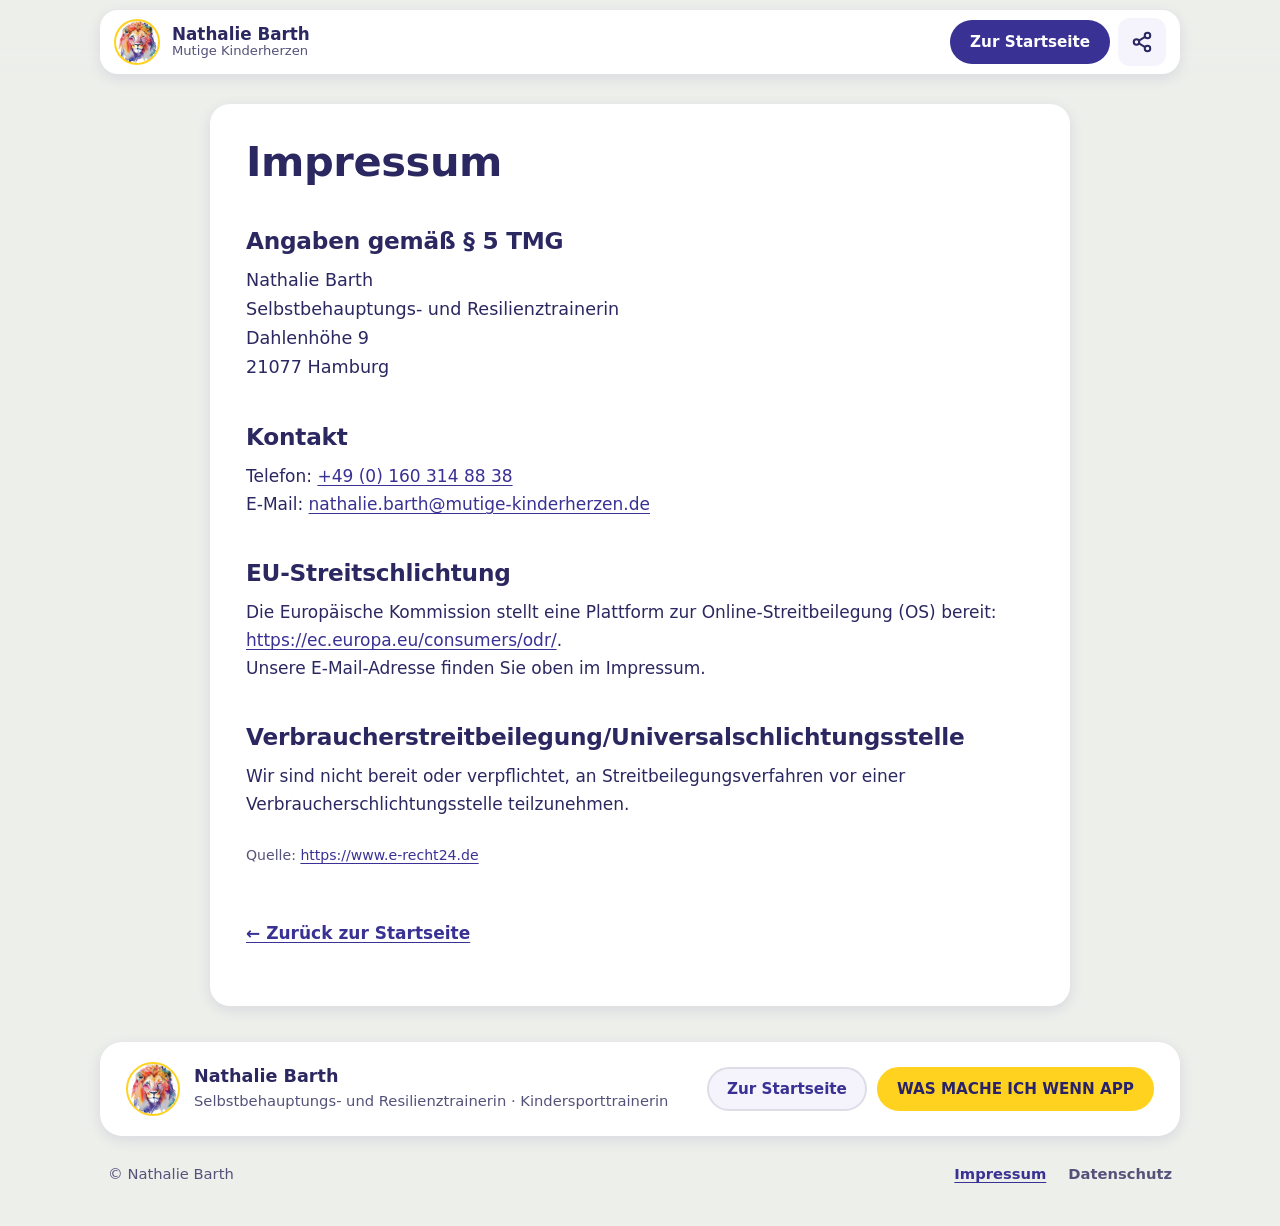
<file: impressum.html>
<!doctype html>
<html lang="de">
<head>
<meta charset="utf-8">
<script>/* Einheitliche Adresse: http und die Variante ohne www werden auf https://www.mutige-kinderherzen.de umgeleitet (Absicherung; die eigentliche Weiterleitung gehört in die Domain-Einstellungen des Hosters). Lokale Tests und andere Hosts bleiben unberührt. */(function(){var h=location.hostname,p=location.protocol;if(h==="mutige-kinderherzen.de"||(h==="www.mutige-kinderherzen.de"&&p==="http:")){location.replace("https://www.mutige-kinderherzen.de"+location.pathname+location.search+location.hash);}})();</script>
<meta name="viewport" content="width=device-width, initial-scale=1, viewport-fit=cover">
<title>Impressum – Nathalie Barth</title>
<meta name="description" content="Impressum von Nathalie Barth, Selbstbehauptungs- und Resilienztrainerin, Hamburg.">
<meta name="theme-color" content="#393193">
<meta name="color-scheme" content="light dark">
<link rel="manifest" href="manifest.webmanifest">
<link rel="icon" type="image/png" sizes="64x64" href="favicon.png">
<link rel="apple-touch-icon" sizes="180x180" href="apple-touch-icon.png">
<link rel="stylesheet" href="stil.css">
</head>
<body>
<a class="skip" href="#inhalt">Zum Inhalt springen</a>
<header class="top">
  <div class="wrap">
    <div class="nav">
      <a class="brand" href="index.html" aria-label="Nathalie Barth, Mutige Kinderherzen – zur Startseite">
        <img src="bilder/loewe-klein.png" alt="" width="46" height="49">
        <span><b>Nathalie Barth</b><small>Mutige Kinderherzen</small></span>
      </a>
      <a class="btn ind sm" href="index.html">Zur Startseite</a>
    </div>
  </div>
</header>
<main id="inhalt" class="wrap">
<article class="doc">
<h1>Impressum</h1>
<h2>Angaben gemäß § 5 TMG</h2>
<address class="addr">Nathalie Barth<br>Selbstbehauptungs- und Resilienztrainerin<br>Dahlenhöhe 9<br>21077 Hamburg</address>
<h2>Kontakt</h2>
<p>Telefon: <a href="tel:+491603148838">+49 (0) 160 314 88 38</a><br>
E-Mail: <a href="mailto:nathalie.barth@mutige-kinderherzen.de">nathalie.barth@mutige-kinderherzen.de</a></p>
<h2>EU-Streitschlichtung</h2>
<p>Die Europäische Kommission stellt eine Plattform zur Online-Streitbeilegung (OS) bereit: <a href="https://ec.europa.eu/consumers/odr/">https://ec.europa.eu/consumers/odr/</a>.<br>Unsere E-Mail-Adresse finden Sie oben im Impressum.</p>
<h2>Verbraucherstreitbeilegung/Universalschlichtungsstelle</h2>
<p>Wir sind nicht bereit oder verpflichtet, an Streitbeilegungsverfahren vor einer Verbraucherschlichtungsstelle teilzunehmen.</p>
<p class="src">Quelle: <a href="https://www.e-recht24.de">https://www.e-recht24.de</a></p>
<p><a class="backlink" href="index.html">← Zurück zur Startseite</a></p>
</article>
</main>
<footer>
  <div class="wrap">
    <div class="fcard">
      <div class="fbrand">
        <img src="bilder/loewe-klein.png" alt="" width="56" height="59">
        <div><b>Nathalie Barth</b><span>Selbstbehauptungs- und Resilienztrainerin · Kindersporttrainerin</span></div>
      </div>
      <nav class="fnav" aria-label="Mehr von Nathalie Barth">
        <a class="fpill" href="index.html">Zur Startseite</a>
        <a class="fpill gold" href="was-mache-ich-wenn-app/app.html" target="wmiw-app">WAS MACHE ICH WENN APP</a>
      </nav>
    </div>
    <div class="frow">
      <span>© Nathalie Barth</span>
      <nav aria-label="Rechtliches">
        <a href="impressum.html" aria-current="page">Impressum</a>
        <a href="datenschutz.html">Datenschutz</a>
      </nav>
    </div>
  </div>
</footer>
<script src="teilen.js"></script>
<script src="fenster.js"></script>
</body>
</html>
</file>
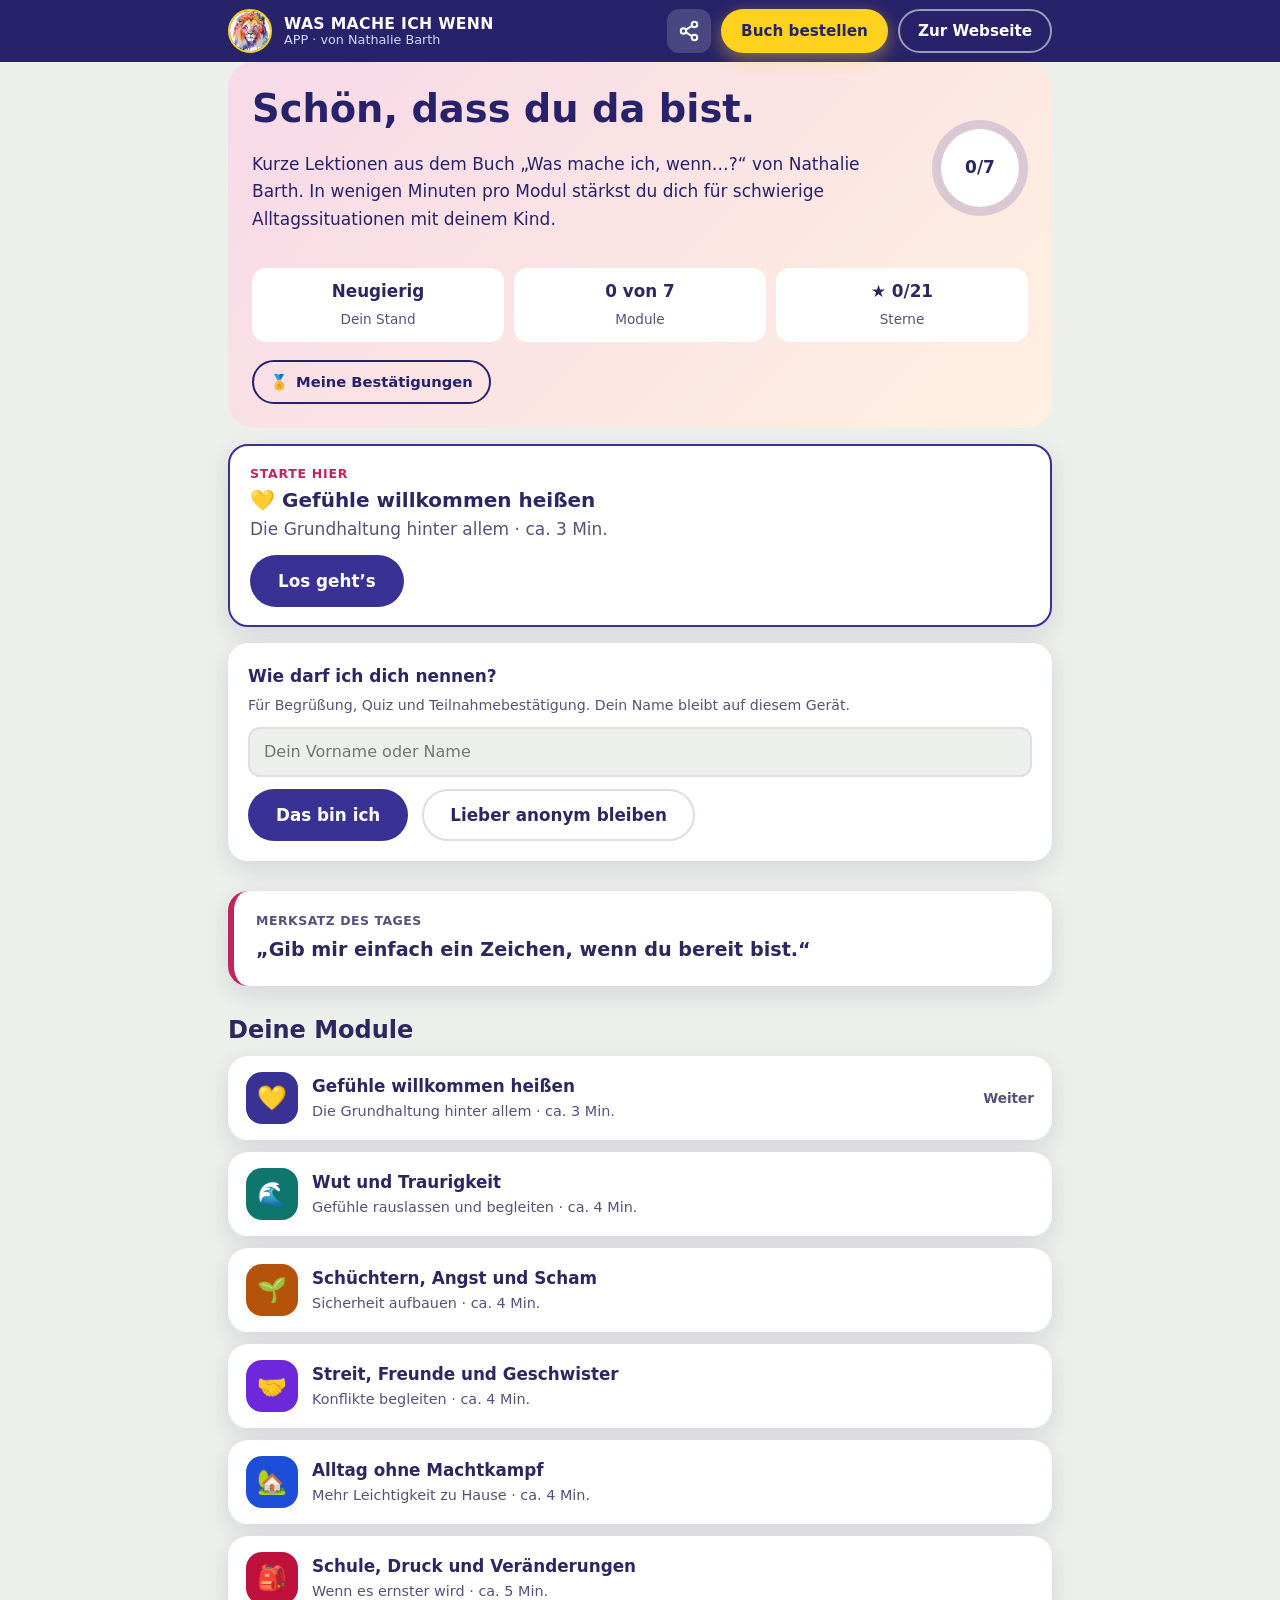
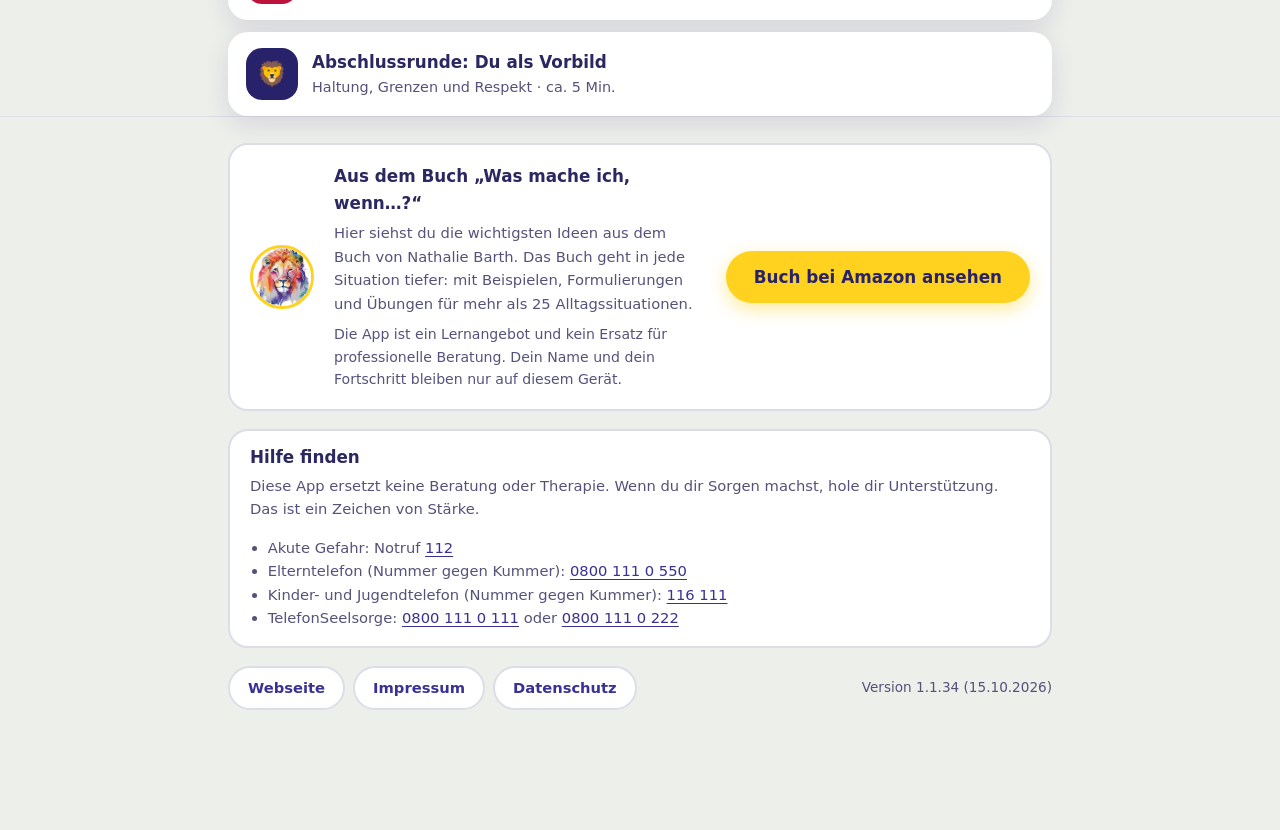
<file: was-mache-ich-wenn-app/app.html>
<!doctype html>
<html lang="de">
<head>
<meta charset="utf-8">
<script>/* Einheitliche Adresse: http und die Variante ohne www werden auf https://www.mutige-kinderherzen.de umgeleitet (Absicherung; die eigentliche Weiterleitung gehört in die Domain-Einstellungen des Hosters). Lokale Tests und andere Hosts bleiben unberührt. */(function(){var h=location.hostname,p=location.protocol;if(h==="mutige-kinderherzen.de"||(h==="www.mutige-kinderherzen.de"&&p==="http:")){location.replace("https://www.mutige-kinderherzen.de"+location.pathname+location.search+location.hash);}})();</script>
<meta name="viewport" content="width=device-width, initial-scale=1, viewport-fit=cover">
<title>WAS MACHE ICH WENN APP – Nathalie Barth</title>
<meta name="description" content="Kinder im Alltag stärken: kurze Lektionen, Merksätze, Quiz und Teilnahmebestätigung. Aus dem Buch „Was mache ich, wenn…?“ von Nathalie Barth.">
<link rel="canonical" href="https://www.mutige-kinderherzen.de/was-mache-ich-wenn-app/app.html">
<meta property="og:type" content="website">
<meta property="og:site_name" content="Nathalie Barth · Mutige Kinderherzen">
<meta property="og:title" content="WAS MACHE ICH WENN APP – Kinder im Alltag stärken">
<meta property="og:description" content="Kurze Lektionen, Merksätze und Quiz aus dem Ratgeber „Was mache ich, wenn…?“ von Nathalie Barth. Direkt im Browser, auch offline.">
<meta property="og:url" content="https://www.mutige-kinderherzen.de/was-mache-ich-wenn-app/app.html">
<meta property="og:image" content="https://www.mutige-kinderherzen.de/was-mache-ich-wenn-app/vorschau_app.jpg?v=1">
<meta property="og:image:type" content="image/jpeg">
<meta property="og:image:width" content="1200">
<meta property="og:image:height" content="630">
<meta property="og:image:alt" content="WAS MACHE ICH WENN APP mit Aquarell-Löwen auf indigofarbenem Hintergrund">
<meta property="og:locale" content="de_DE">
<meta name="twitter:card" content="summary_large_image">
<meta name="twitter:title" content="WAS MACHE ICH WENN APP – Kinder im Alltag stärken">
<meta name="twitter:description" content="Kurze Lektionen, Merksätze und Quiz aus dem Ratgeber von Nathalie Barth.">
<meta name="twitter:image" content="https://www.mutige-kinderherzen.de/was-mache-ich-wenn-app/vorschau_app.jpg?v=1">
<meta name="theme-color" content="#393193">
<meta name="color-scheme" content="light dark">
<meta name="application-name" content="WAS MACHE ICH WENN APP">
<meta name="mobile-web-app-capable" content="yes">
<meta name="apple-mobile-web-app-capable" content="yes">
<meta name="apple-mobile-web-app-title" content="Was mache ich wenn">
<meta name="apple-mobile-web-app-status-bar-style" content="default">
<link rel="manifest" href="manifest.webmanifest">
<link rel="icon" type="image/png" sizes="64x64" href="favicon.png">
<link rel="icon" type="image/png" sizes="192x192" href="icon-192.png">
<link rel="icon" type="image/png" sizes="512x512" href="icon-512.png">
<link rel="apple-touch-icon" sizes="180x180" href="apple-touch-icon.png">
<style>
:root{
  --indigo:#393193; --deep:#27226a; --pink:#c2255c; --gold:#ffd21f; --gold-ink:#27226a;
  --bg:#edefeb; --card:#ffffff; --ink:#2b2760; --mute:#55527a; --line:#dcdde6; --soft:#f5f3fb; --link:#393193;
  --ok:#0f6b3a; --okbg:#e3f5ea; --bad:#a3162f; --badbg:#fdeaee; --focus:#c2255c;
  --hero:linear-gradient(135deg,#f7d9e8,#fff0e0); --heroink:#27226a;
  --shadow:0 8px 24px rgba(39,34,106,.12); --r:20px;
}
@media (prefers-color-scheme:dark){
  :root{--bg:#15122f;--card:#201c47;--ink:#efecff;--mute:#bdb9e0;--line:#3a356e;--soft:#1b1840;--link:#cfc9ff;--pink:#ff93b3;
    --ok:#7ee2a8;--okbg:#12362a;--bad:#ff9fb2;--badbg:#411a2a;--focus:#ffd21f;
    --hero:linear-gradient(135deg,#2b2470,#3d2f78);--heroink:#ffffff;--shadow:0 8px 24px rgba(0,0,0,.45)}
}
*{box-sizing:border-box}
html{-webkit-text-size-adjust:100%}
body{margin:0;background:var(--bg);color:var(--ink);font:400 17px/1.6 system-ui,-apple-system,"Segoe UI",Roboto,Helvetica,Arial,sans-serif;overflow-x:hidden}
img,svg{max-width:100%;display:block}
a{color:var(--link);text-underline-offset:3px}
h1,h2,h3{line-height:1.2;margin:0 0 .5em;font-weight:800;color:var(--ink)}
h1{font-size:clamp(1.7rem,5vw,2.4rem)} h2{font-size:1.5rem} h3{font-size:1.15rem}
p{margin:0 0 1em}
:focus-visible{outline:3px solid var(--focus);outline-offset:3px;border-radius:6px}
.wrap{max-width:860px;margin:0 auto;padding:0 18px}
.skip{position:absolute;left:12px;top:-60px;background:var(--gold);color:var(--gold-ink);padding:10px 16px;border-radius:10px;font-weight:700;z-index:100}
.skip:focus{top:12px}
.hd{position:sticky;top:0;z-index:40;background:var(--deep);color:#fff}
.hdi{display:flex;align-items:center;gap:10px;min-height:62px;padding-top:6px;padding-bottom:6px}
.logo{display:flex;align-items:center;gap:12px;color:#fff;text-decoration:none;margin-right:auto;min-height:48px}
.logo img{width:44px;height:44px;border-radius:50%;background:#fff;border:2px solid var(--gold);object-fit:cover}
.logo b{display:block;font-size:.98rem;line-height:1.1;letter-spacing:.02em}
.logo small{display:block;font-size:.8rem;color:#d9d5ff;line-height:1.2}
.ext{display:inline-flex;align-items:center;min-height:44px;padding:0 18px;border-radius:999px;color:#fff;font-weight:700;text-decoration:none;border:2px solid rgba(255,255,255,.55);font-size:.95rem;white-space:nowrap;gap:8px;justify-content:center}
.ext:hover{background:rgba(255,255,255,.12)}
.buybtn{flex:none}
.sharebtn{display:inline-flex;align-items:center;justify-content:center;flex:none;min-width:44px;min-height:44px;border-radius:12px;border:0;background:rgba(255,255,255,.16);color:#fff;cursor:pointer;transition:background .15s}.sharebtn:hover{background:rgba(255,255,255,.28)}
.shdlg{border:0;border-radius:22px;padding:22px 22px 20px;background:var(--card);color:var(--ink);box-shadow:0 18px 50px rgba(20,16,70,.4);width:min(92vw,440px);max-width:none}.shdlg::backdrop{background:rgba(20,16,70,.55)}
.shdlg .shx{float:right;min-width:44px;min-height:44px;border-radius:50%;border:2px solid var(--line);background:var(--card);color:var(--ink);font-size:1.05rem;cursor:pointer}.shdlg .shh{margin:0 0 4px}.shdlg .shh b{display:block;font-size:1.25rem;margin-bottom:4px}.shdlg .shh span{color:var(--mute)}
.shrow{display:flex;flex-wrap:wrap;gap:8px;margin-top:16px}.shopt{display:inline-flex;align-items:center;justify-content:center;min-height:48px;padding:0 20px;border-radius:999px;border:2px solid var(--indigo);background:var(--card);color:var(--link);font:700 1rem/1.2 system-ui,-apple-system,"Segoe UI",Roboto,sans-serif;text-decoration:none;cursor:pointer}.shopt:hover{background:var(--indigo);color:#fff}
.sharesnack{position:fixed;left:12px;right:12px;bottom:calc(14px + env(safe-area-inset-bottom));z-index:120;max-width:520px;margin:0 auto;background:#27226a;color:#fff;border-radius:14px;padding:13px 16px;font-weight:700;box-shadow:0 8px 24px rgba(0,0,0,.35);text-align:center}
main{padding:22px 18px 40px;outline:0}
.btn{display:inline-flex;align-items:center;justify-content:center;gap:10px;min-height:52px;padding:0 26px;border-radius:999px;border:2px solid transparent;font:700 1.05rem/1.2 system-ui,-apple-system,"Segoe UI",Roboto,sans-serif;cursor:pointer;text-decoration:none;background:var(--indigo);color:#fff;transition:transform .15s,box-shadow .15s,background .15s}
.btn:hover{transform:translateY(-2px);box-shadow:0 6px 16px rgba(39,34,106,.2)}
.btn.gold{background:var(--gold);color:var(--gold-ink);box-shadow:0 6px 18px rgba(255,210,31,.45)}
.btn.gold:hover{background:#ffdc4d}
.btn.ghost{background:transparent;color:var(--ink);border-color:var(--line)}
.btn.ghost:hover{border-color:var(--indigo);background:var(--soft)}
.btn.sm{min-height:44px;padding:0 18px;font-size:.95rem;white-space:nowrap}
.btn[disabled]{opacity:.55;cursor:default}
.link{background:none;border:0;color:var(--link);font:600 .95rem system-ui,-apple-system,"Segoe UI",Roboto,sans-serif;cursor:pointer;text-decoration:underline;min-height:44px;padding:0 6px}
.hero{background:var(--hero);color:var(--heroink);border-radius:26px;padding:24px;display:grid;grid-template-columns:1fr auto;gap:18px 24px;align-items:center}
.hero h1{color:var(--heroink)} .hero p{color:var(--heroink)}
.ring{--p:0;width:96px;height:96px;border-radius:50%;background:conic-gradient(var(--pink) calc(var(--p)*1%),rgba(57,49,147,.18) 0);display:grid;place-items:center;position:relative}
.ring::before{content:"";position:absolute;inset:9px;background:var(--card);border-radius:50%}
.ring span{position:relative;font-weight:800;color:var(--ink)}
.hero>*{min-width:0}
.stats{grid-column:1/-1;display:grid;grid-template-columns:repeat(auto-fit,minmax(104px,1fr));gap:10px}
.stat{background:var(--card);border-radius:14px;padding:10px 12px;text-align:center}
.stat b{display:block;font-size:1.05rem;color:var(--ink)} .stat span{font-size:.85rem;color:var(--mute)}
.nameq{scroll-margin:90px 0 24px;background:var(--card);border-radius:var(--r);padding:20px;margin-top:16px;box-shadow:var(--shadow)}
.nameq label{display:block;font-weight:800;margin-bottom:4px}
.nameq small{display:block;color:var(--mute);margin-bottom:10px}
.nameq input,.gate input{width:100%;min-height:50px;font:inherit;font-size:1rem;padding:0 14px;border:2px solid var(--line);border-radius:12px;background:var(--bg);color:var(--ink)}
.nameq .row,.gate .row{display:flex;flex-wrap:wrap;gap:8px 14px;align-items:center;margin-top:12px}
.herobar{grid-column:1/-1;display:flex;flex-wrap:wrap;gap:10px}
@media (max-width:480px){.herobar{gap:6px}.herobar .namebtn{padding:6px 10px;gap:6px;font-size:.84rem}.herobar .opt{display:none}}
.namebtn{grid-column:1/-1;justify-self:start;display:inline-flex;align-items:center;gap:8px;min-height:44px;padding:6px 16px;border-radius:999px;border:2px solid var(--heroink);background:transparent;color:var(--heroink);font:700 .92rem system-ui,-apple-system,"Segoe UI",Roboto,sans-serif;cursor:pointer;max-width:100%}.namebtn:hover{background:rgba(255,255,255,.16)}.namebtn span:last-child{overflow:hidden;text-overflow:ellipsis;white-space:nowrap}
.sec{margin-top:30px}
.sec>h2{margin-bottom:12px}
.saying{background:var(--card);border-radius:var(--r);padding:20px 22px;border-left:6px solid var(--pink);box-shadow:var(--shadow)}
.saying small{display:block;color:var(--mute);margin-bottom:4px;font-weight:700;letter-spacing:.04em;text-transform:uppercase;font-size:.78rem}
.saying q{display:block;font-size:1.2rem;font-weight:800;quotes:"„" "“";color:var(--ink)}
.mods{list-style:none;margin:0;padding:0;display:grid;gap:12px}
.mod{display:grid;grid-template-columns:auto 1fr auto;gap:14px;align-items:center;background:var(--card);border-radius:var(--r);padding:16px 18px;box-shadow:var(--shadow);border:0;width:100%;text-align:left;color:var(--ink);font:inherit;cursor:pointer;min-height:84px}
.mod:hover{outline:2px solid var(--line)}
.mod .ic{width:52px;height:52px;border-radius:16px;display:grid;place-items:center;font-size:1.5rem;color:#fff}
.mod b{display:block;font-size:1.05rem} .mod small{display:block;color:var(--mute);font-size:.9rem}
.mod .st{font-size:.85rem;font-weight:700;color:var(--mute);white-space:nowrap}
.mod .st.done{color:var(--ok)}
.back{display:inline-flex;align-items:center;gap:6px;min-height:44px;margin-bottom:10px}
.panel{background:var(--card);border-radius:var(--r);padding:22px;box-shadow:var(--shadow)}
.lhead{border-radius:var(--r);padding:22px;color:#fff;margin-bottom:16px}
.lhead h1{color:#fff;margin-bottom:.2em} .lhead p{margin:0;color:#fff;opacity:.95}
.kcard{background:var(--card);border-radius:var(--r);padding:20px 22px;margin-bottom:12px;box-shadow:var(--shadow)}
.kcard h2{font-size:1.2rem;margin-bottom:.4em}
.kcard p{margin:0}
.merk{background:var(--soft);border-radius:var(--r);padding:20px 22px;margin:16px 0;border:2px dashed var(--pink)}
.merk b{color:var(--pink);display:block;font-size:.8rem;letter-spacing:.05em;text-transform:uppercase;margin-bottom:4px}
.merk q{font-size:1.15rem;font-weight:800;quotes:"„" "“"}
.pro{background:var(--soft);border-radius:var(--r);padding:18px 22px;margin-bottom:12px}
.pro b{display:block;margin-bottom:4px}
.srcbox{font-size:.95rem;color:var(--mute);margin:16px 0}
.srcbox ul{margin:6px 0 0;padding-left:1.2em}
.helpbox{border:2px solid var(--pink);border-radius:var(--r);padding:16px 20px;margin:14px 0;background:var(--card)}
.actions{display:flex;flex-wrap:wrap;gap:10px;margin-top:18px}
.bar{height:10px;background:var(--line);border-radius:99px;overflow:hidden;margin:8px 0 18px}
.bar i{display:block;height:100%;background:var(--link);border-radius:99px;transition:width .3s}
.qp{color:var(--mute);font-weight:700;font-size:.92rem}
.qt{font-size:1.3rem;font-weight:800;margin:6px 0 16px}
.ans{display:grid;gap:10px}
.ans button{display:block;width:100%;text-align:left;font:600 1rem/1.4 system-ui,-apple-system,"Segoe UI",Roboto,sans-serif;padding:14px 16px;min-height:56px;border-radius:14px;border:2px solid var(--line);background:var(--card);color:var(--ink);cursor:pointer}
.ans button:hover:not([disabled]){border-color:var(--indigo)}
.ans button[disabled]{cursor:default}
.ans button.ok{border-color:var(--ok);background:var(--okbg);color:var(--ink)}
.ans button.bad{border-color:var(--bad);background:var(--badbg);color:var(--ink)}
.fb{margin-top:16px;border-radius:14px;padding:14px 16px;font-weight:600}
.fb.ok{background:var(--okbg);color:var(--ink);border-left:6px solid var(--ok)}
.fb.bad{background:var(--badbg);color:var(--ink);border-left:6px solid var(--bad)}
.fb strong{display:block;margin-bottom:2px}
.fb.ok strong{color:var(--ok)} .fb.bad strong{color:var(--bad)}
.stars{font-size:2.2rem;letter-spacing:.2em;color:#8a6300;text-align:center;margin:6px 0}
@media (prefers-color-scheme:dark){.stars{color:var(--gold)}}
.res{text-align:center}
.crow{display:grid;gap:10px}
.cbtn{display:flex;gap:12px;align-items:center;width:100%;text-align:left;background:var(--card);border:2px solid var(--line);border-radius:16px;padding:12px 16px;min-height:60px;color:var(--ink);font:inherit;cursor:pointer}
.cbtn>span:nth-child(2){flex:1;min-width:0}
.cbtn:hover{border-color:var(--indigo)}
.cbtn.open{border-style:dashed;background:transparent}
.cbtn.open:hover{background:var(--card)}
.cgo{margin-left:auto;flex:none;font-weight:700;font-size:.88rem;color:var(--link);white-space:nowrap}
.cgo.done{color:var(--mute);font-weight:600}
.backbtn{display:inline-flex;align-items:center;gap:4px;min-height:44px;padding:0 18px 0 10px;border-radius:999px;border:2px solid var(--line);background:var(--card);color:var(--link);font:700 .95rem system-ui,-apple-system,"Segoe UI",Roboto,sans-serif;cursor:pointer;text-decoration:none;transition:background .15s,color .15s,border-color .15s}
.backbtn svg{width:20px;height:20px;flex:none}
.backbtn:hover{background:var(--indigo);border-color:var(--indigo);color:#fff}
.backbtn:focus-visible,.cbtn:focus-visible{outline:3px solid var(--gold);outline-offset:3px}
html{scroll-padding-top:calc(var(--hh,62px) + var(--nh,0px) + 10px)}
.stickynav{position:sticky;top:var(--hh,62px);z-index:30;background:var(--bg);margin:0 -18px 14px;padding:10px 18px 2px;border-bottom:1px solid transparent;transition:box-shadow .2s,border-color .2s}
.stickynav.stuck{border-bottom-color:var(--line);box-shadow:0 10px 16px -12px rgba(39,34,106,.35)}
@media print{.stickynav{position:static;box-shadow:none}}
.stickynav .crumbbar{margin:0 0 8px}.stickynav .steps{margin:0 0 8px}
.stickynav .qp{margin:0;line-height:1.3;overflow-wrap:anywhere}
.stickynav .bar{height:8px;margin:6px 0 10px}
.mobonly{display:none}
@media (max-width:560px){
  .mobonly{display:inline}
  .stickynav:has(.steps){display:flex;flex-wrap:wrap;align-items:center;justify-content:space-between;gap:6px 8px;padding:6px 18px;margin-bottom:12px}
  .stickynav .qp,.stickynav .bar{flex:1 1 100%}
  .stickynav .qp{font-size:.86rem}
  .stickynav .bar{margin:0 0 4px;height:6px}
  .stickynav:has(.steps) .crumbbar{margin:0;flex:0 1 auto;min-width:0}
  .stickynav:has(.steps) .crumbbar .wl,.stickynav .steps li:not(.cur) .sl{position:absolute;width:1px;height:1px;overflow:hidden;clip:rect(0 0 0 0);white-space:nowrap}
  .stickynav:has(.steps) .crumbbar{gap:8px}
  .stickynav:has(.steps) .crumbbar .ws{display:inline;font-weight:700;font-size:.86rem;color:var(--mute)}
  .stickynav .steps{margin:0;gap:6px;flex-wrap:nowrap;flex:0 0 auto}
  .stickynav .steps li{font-size:.84rem}
  .stickynav .steps .si{padding:3px 10px 3px 4px}
  .stickynav .steps li:not(.cur) .si{padding:3px 8px 3px 6px;width:auto;min-width:40px;justify-content:center}
  .stickynav .steps li:not(.cur){min-width:44px;justify-content:center}
}
.crumbbar{display:flex;flex-wrap:wrap;align-items:center;justify-content:space-between;gap:6px 14px;margin:2px 0 14px}
.crumbbar .where{font-size:.9rem;color:var(--mute);font-weight:600}
.crumbbar .ws{display:none}
.modnav{display:flex;flex-wrap:wrap;justify-content:space-between;gap:10px;margin-top:26px;padding-top:18px;border-top:1px solid var(--line)}
.csum{display:flex;flex-wrap:wrap;align-items:center;gap:12px 18px;background:var(--card);border:2px solid var(--line);border-radius:var(--r);padding:14px 18px;margin:14px 0 16px}
.csum>div{flex:1 1 220px;min-width:0}.csum b{display:block;margin-bottom:6px}.csum .bar{margin:0}
.cempty{background:var(--card);border:2px dashed var(--line);border-radius:var(--r);padding:20px 22px;margin-top:16px}
.cempty p{margin:0 0 12px}
.resetbar{margin-top:30px;padding-top:20px;border-top:1px solid var(--line);display:flex;flex-direction:column;align-items:center;gap:8px;text-align:center}
.resetbar small{color:var(--mute);max-width:34em}
.resetbtn{color:var(--bad);border-color:var(--line)}
.resetbtn:hover{background:var(--bad);border-color:var(--bad);color:#fff;filter:none}
.btn.danger{background:var(--bad);color:#fff}
.csave{display:flex;flex-wrap:wrap;gap:10px;margin:16px 0 26px}
.chint{margin:6px 0 12px;font-size:1.15rem}
.cgrid{display:grid;grid-template-columns:repeat(auto-fit,minmax(250px,1fr));gap:12px}
.ctile{display:flex;align-items:center;gap:14px;text-align:left;min-height:76px;padding:12px 18px;border-radius:var(--r);border:2px solid var(--line);background:var(--card);color:var(--ink);font:inherit;cursor:pointer;box-shadow:var(--shadow);transition:transform .15s,border-color .15s}
.ctile:hover{transform:translateY(-2px);border-color:var(--indigo)}
.ctile:focus-visible{outline:3px solid var(--gold);outline-offset:3px}
.ctile .ci{flex:none;width:46px;height:46px;border-radius:50%;display:grid;place-items:center;background:var(--soft);color:var(--link);font-size:1.5rem;font-weight:800;line-height:1}
.ctile b{display:block;font-size:1.05rem}
.ctile small{display:block;color:var(--mute);font-size:.88rem;line-height:1.35}
.ctile.pri{background:var(--indigo);border-color:var(--indigo);color:#fff}
.ctile.pri .ci{background:rgba(255,255,255,.18);color:#fff}
.ctile.pri small{color:#e6e3ff}
.donecard{display:flex;flex-wrap:wrap;gap:12px 16px;align-items:center;background:var(--card);border:2px solid var(--ok);border-radius:var(--r);padding:14px 18px;margin:0 0 16px;box-shadow:var(--shadow)}
.donecard .dc-i{font-size:1.8rem;line-height:1}
.donecard .dc-t{flex:1 1 220px;min-width:0}.donecard b{display:block;font-size:1.05rem}.donecard small{display:block;color:var(--mute);margin:2px 0 4px}
.donecard .stars{font-size:1.4rem;letter-spacing:.12em;text-align:left;margin:2px 0 0}
.donecard .row{display:flex;flex-wrap:wrap;gap:10px;margin:0}
.nextcard{background:var(--card);border:2px solid var(--indigo);border-radius:var(--r);padding:18px 20px;margin-top:16px;box-shadow:var(--shadow)}
.nextcard small{display:block;font-weight:800;letter-spacing:.06em;text-transform:uppercase;color:var(--pink);font-size:.78rem;margin-bottom:4px}
.nextcard h2{margin:0 0 4px;font-size:1.25rem}
.nextcard p{margin:0 0 12px;color:var(--mute)}
.nextcard .row{display:flex;flex-wrap:wrap;gap:10px}
.steps{display:flex;flex-wrap:wrap;gap:8px;list-style:none;padding:0;margin:0 0 16px}
.steps li{display:flex;border-radius:999px;background:var(--card);border:2px solid var(--line);font-weight:700;font-size:.9rem;color:var(--mute);overflow:hidden}
.steps .si{display:flex;align-items:center;gap:8px;padding:5px 14px 5px 6px;min-height:40px;width:100%;background:none;border:0;font:inherit;color:inherit;text-align:left}
.steps button.si{cursor:pointer;transition:background .15s}.steps button.si:hover:not(:disabled){background:var(--soft)}
.steps button.si:focus-visible{outline-offset:-4px;border-radius:999px}
.steps .sn{display:grid;place-items:center;width:28px;height:28px}.steps .sn svg{width:16px;height:16px;display:block}
.steps li.lock{border-style:dashed}.steps li.lock button.si{cursor:not-allowed}
.steps .sn{width:24px;height:24px;border-radius:50%;background:var(--line);color:var(--ink);display:grid;place-items:center;font-size:.8rem}
.steps li.cur{border-color:var(--indigo);color:var(--ink)}
.steps li.cur .sn{background:var(--indigo);color:#fff}
.steps li.done .sn{background:var(--ok);color:#fff}
.csub{margin:-4px 0 14px;font-weight:700;color:var(--mute)}
.cchips{display:flex;flex-wrap:wrap;gap:8px;margin-top:6px}
.cchips .btn{min-height:44px}
.cbtn[aria-pressed="true"]{border-color:var(--indigo);box-shadow:var(--shadow)}
.cbox{background:#fff;border-radius:12px;box-shadow:var(--shadow);margin:14px 0;overflow:hidden}
.cbox svg{width:100%;height:auto}
.field{margin:14px 0}
.field label{display:block;font-weight:700;margin-bottom:6px}
.field input{width:100%;min-height:50px;font:inherit;padding:0 14px;border:2px solid var(--line);border-radius:12px;background:var(--card);color:var(--ink)}
.gate{background:var(--card);border-radius:var(--r);padding:24px;box-shadow:var(--shadow)}
.gate label{display:block;font-weight:700;margin-bottom:6px}
.note{font-size:.92rem;color:var(--mute)}
footer{border-top:1px solid var(--line);padding:26px 0 120px;font-size:.92rem;color:var(--mute)}
footer h2{font-size:1.05rem;margin-bottom:.4em}
footer .help{background:var(--card);border-radius:var(--r);padding:16px 20px;margin-bottom:18px;border:2px solid var(--line)}
footer .help ul{margin:6px 0 0;padding-left:1.2em}
footer nav{display:flex;flex-wrap:wrap;gap:4px 18px}
footer nav a{display:inline-flex;align-items:center;min-height:44px;font-weight:600}
.fbook{display:grid;grid-template-columns:auto 1fr auto;gap:14px 20px;align-items:center;background:var(--card);border:2px solid var(--line);border-radius:var(--r);padding:18px 20px;margin-bottom:18px}
.fbook img{width:64px;height:64px;border-radius:50%;border:3px solid var(--gold);background:#fff;object-fit:cover}
.fbook b{display:block;font-size:1.05rem;color:var(--ink);margin-bottom:4px}
.fbook p{margin:0}.fbook .fnote{margin-top:8px;font-size:.88rem}
.fbook .btn{text-decoration:none;white-space:nowrap}
.fbook[hidden]{display:none}
.fbar{display:flex;flex-wrap:wrap;justify-content:space-between;align-items:center;gap:10px 18px}
.fbar nav{gap:8px}
.fbar nav a{border:2px solid var(--line);border-radius:999px;padding:0 18px;background:var(--card);color:var(--link);text-decoration:none;font-weight:700}
.fbar nav a:hover{background:var(--indigo);border-color:var(--indigo);color:#fff}
.fver{font-size:.85rem}.fver[hidden]{display:none}
.fhome{display:flex;justify-content:center;margin:0 0 18px}.fhome[hidden]{display:none}.fhome .btn{gap:10px;min-width:min(100%,320px)}
@media (max-width:620px){.fbook{grid-template-columns:auto 1fr}.fbook .btn{grid-column:1/-1;white-space:normal;text-align:center}}
.pwa{position:fixed;left:10px;right:10px;bottom:10px;z-index:60;display:none;gap:12px;align-items:center;justify-content:space-between;flex-wrap:wrap;background:var(--deep);color:#fff;border-radius:16px;padding:12px 16px;box-shadow:var(--shadow)}
.pwa.show{display:flex}
.pwa span{flex:1 1 200px}
.pwa .btn{min-height:44px}
[hidden]{display:none!important}
.instol{margin:12px 0 0;padding-left:22px}.instol li{margin:8px 0}
.visually-hidden{position:absolute!important;width:1px;height:1px;overflow:hidden;clip:rect(0 0 0 0);white-space:nowrap}
@media (max-width:620px){
  body{font-size:16.5px}
  .hero{grid-template-columns:1fr;padding:20px}
  .ring{margin:0 auto;order:-1}
  .mod{grid-template-columns:auto 1fr;}
  .mod .st{grid-column:2}
  .logo small{display:none}
}
@media (max-width:470px){.hdi{gap:6px}.logo{gap:8px}.logo img{width:38px;height:38px}.logo b{font-size:.88rem}.btn.sm.buybtn{padding:0 12px;font-size:.84rem}}
@media (max-width:560px){.ext{display:none}}
@media (max-width:340px){.logo img{width:34px;height:34px}.logo b{font-size:.8rem}.btn.sm.buybtn{padding:0 9px;font-size:.78rem}}
@media (prefers-reduced-motion:reduce){*{transition:none!important;animation:none!important}}
@media print{body.printcert .hd,body.printcert footer,body.printcert main>*:not(.printable),body.printcert .pwa{display:none!important}body.printcert{background:#fff}.cbox{box-shadow:none}@page{size:A4 landscape;margin:8mm}}
</style>
</head>
<body>
<a class="skip" href="#main">Zum Inhalt springen</a>
<header class="hd"><div class="wrap hdi">
  <a class="logo" href="app.html" id="homeLink" aria-label="WAS MACHE ICH WENN APP – zur Übersicht"><img id="logoImg" alt="" width="44" height="44"><span><b>WAS MACHE ICH WENN</b><small>APP · von Nathalie Barth</small></span></a>
  <button type="button" class="sharebtn" id="share" aria-label="App teilen" title="App teilen"><svg viewBox="0 0 24 24" width="22" height="22" aria-hidden="true" focusable="false" fill="none" stroke="currentColor" stroke-width="2.2" stroke-linecap="round" stroke-linejoin="round"><circle cx="18" cy="5" r="3"/><circle cx="6" cy="12" r="3"/><circle cx="18" cy="19" r="3"/><path d="M8.6 10.5l6.8-4M8.6 13.5l6.8 4"/></svg></button>
  <a class="btn gold sm buybtn" href="https://www.amazon.de/Was-mache-ich-wenn-Situationen/dp/B0FKZ4T17T" target="amazon-buch" title="Buch bei Amazon bestellen">Buch bestellen</a>
  <a class="ext" href="../index.html">Zur Webseite</a>
</div></header>
<main id="main" class="wrap" tabindex="-1"></main>
<footer><div class="wrap">
  <div class="fbook">
    <img id="fLion" alt="" width="64" height="64">
    <div><b>Aus dem Buch „Was mache ich, wenn…?“</b><p>Hier siehst du die wichtigsten Ideen aus dem Buch von Nathalie Barth. Das Buch geht in jede Situation tiefer: mit Beispielen, Formulierungen und Übungen für mehr als 25 Alltagssituationen.</p><p class="fnote">Die App ist ein Lernangebot und kein Ersatz für professionelle Beratung. Dein Name und dein Fortschritt bleiben nur auf diesem Gerät.</p></div>
    <a class="btn gold" href="https://www.amazon.de/Was-mache-ich-wenn-Situationen/dp/B0FKZ4T17T" target="amazon-buch">Buch bei Amazon ansehen</a>
  </div>
  <div class="help" id="hilfe"><h2>Hilfe finden</h2>
    <p>Diese App ersetzt keine Beratung oder Therapie. Wenn du dir Sorgen machst, hole dir Unterstützung. Das ist ein Zeichen von Stärke.</p>
    <ul>
      <li>Akute Gefahr: Notruf <a href="tel:112">112</a></li>
      <li>Elterntelefon (Nummer gegen Kummer): <a href="tel:08001110550">0800 111 0 550</a></li>
      <li>Kinder- und Jugendtelefon (Nummer gegen Kummer): <a href="tel:116111">116 111</a></li>
      <li>TelefonSeelsorge: <a href="tel:08001110111">0800 111 0 111</a> oder <a href="tel:08001110222">0800 111 0 222</a></li>
    </ul>
  </div>
  <div class="fhome" id="fhome" hidden><button type="button" class="btn ghost" id="fhomebtn"><svg viewBox="0 0 24 24" width="20" height="20" aria-hidden="true" focusable="false" fill="none" stroke="currentColor" stroke-width="2.2" stroke-linecap="round" stroke-linejoin="round"><path d="M3 11.5 12 4l9 7.5"/><path d="M5.5 10v10h13V10"/><path d="M10 20v-6h4v6"/></svg><span>Zur Startseite</span></button></div>
  <div class="fbar">
    <nav aria-label="Rechtliches"><a href="../index.html">Webseite</a><a href="../impressum.html">Impressum</a><a href="../datenschutz.html">Datenschutz</a></nav>
    <span class="fver">Version <span id="ver"></span></span>
  </div>
</div></footer>
<div id="pwa-upd" class="pwa" role="status"><span>Neue Version verfügbar</span><button id="pwa-upd-btn" class="btn gold" type="button">Aktualisieren</button></div>
<div id="pwa-inst" class="pwa" role="region" aria-label="Als App installieren"><span id="pwa-inst-t"><b>Als App installieren</b><br>Startet wie eine App und läuft auch ohne Internet.</span><button id="pwa-inst-btn" class="btn gold" type="button">Installieren</button><button id="pwa-inst-how" class="btn gold" type="button" hidden>So geht&rsquo;s</button><button id="pwa-inst-x" class="btn sm ghost" style="color:#fff;border-color:rgba(255,255,255,.5)" type="button">Später</button></div>
<script>
/* Feste Zielfenster: Amazon und App öffnen im EIGENEN Fenster und nutzen beim nächsten Klick genau dieses wieder.
   Der Fenstername (target) allein reicht nicht, wenn die Zielseite window.name zurücksetzt. Deshalb wird zusätzlich das Fenster-Objekt gemerkt.
   Ohne Skript greift weiterhin href + target. */
(function () {
  var fenster = {};
  document.addEventListener("click", function (e) {
    if (e.defaultPrevented || e.button !== 0 || e.ctrlKey || e.shiftKey || e.metaKey || e.altKey) return;
    var a = e.target.closest && e.target.closest("a[target]");
    if (!a) return;
    var name = a.getAttribute("target");
    if (name !== "amazon-buch") return;
    var w = fenster[name];
    if (w && !w.closed) {
      try { w.location.href = a.href; w.focus(); e.preventDefault(); return; } catch (x) {}
    }
    var neu = window.open(a.href, name);
    if (neu) { fenster[name] = neu; e.preventDefault(); try { neu.focus(); } catch (x) {} }
  });
})();
"use strict";
const KEY = "wmiw_app_v1", VERSION = "1.1.34", STAND = "15.10.2026";
const AMAZON = "https://www.amazon.de/Was-mache-ich-wenn-Situationen/dp/B0FKZ4T17T";
const LION = "[data-uri]";
/* ---------- Inhalte: aus dem Buch „Was mache ich, wenn…?“ von Nathalie Barth ---------- */
const MODULES = [
{ id:"gefuehle", ico:"💛", c:"#393193", min:3,
 t:"Gefühle willkommen heißen", sub:"Die Grundhaltung hinter allem",
 cards:[
  ["Alle Gefühle sind erlaubt","Jedes Gefühl ist okay und darf sein. Das ist eine Grundlage der Kindertrainings: Alle Gefühle sind erlaubt, nur nicht jede Handlung. So lernt dein Kind, zu seinen Gefühlen zu stehen und ein gesundes Selbstvertrauen zu entwickeln."],
  ["Deine Haltung wirkt","Du bist Vorbild. Deine innere Haltung hat eine enorme Wirkung auf dein Kind. Der Fokus auf das Positive macht den Unterschied: Statt „schüchtern“ passt oft besser „mein Kind braucht einfach noch mehr Sicherheit“. Jeder Mensch gibt sein Bestmögliches."],
  ["90 Sekunden","Ein Gefühl ist höchstens etwa 90 Sekunden in seiner ursprünglichen Intensität da, danach verändert es sich bereits. Das kann dir helfen, Gefühle auszuhalten, deine eigenen und die deines Kindes."]
 ],
 saying:"Alle Gefühle sind erlaubt – nur nicht jede Handlung.",
 pro:"Die innere Haltung zieht sich durch das ganze Buch: Bevor du handelst, fragst du dich, was in dir los ist und welches Bedürfnis hinter dem Verhalten deines Kindes steckt.",
 src:["Was mache ich, wenn mein Kind schüchtern ist?","Was mache ich, wenn mein Kind traurig ist?"],
 q:[
  {q:"Was ist eine Grundlage der Kindertrainings im Umgang mit Gefühlen?",
   a:["Alle Gefühle sind erlaubt, nur nicht jede Handlung.","Gefühle zeigt man nur zu Hause.","Wut ist verboten, Freude ist erlaubt.","Gefühle verschwinden, wenn man sie ignoriert."],
   e:"Gefühle dürfen sein. Dein Kind lernt, welche Handlungen dabei in Ordnung sind und welche nicht."},
  {q:"Dein Kind ist schüchtern. Welcher Gedanke stärkt es laut Buch eher?",
   a:["„Mein Kind braucht einfach noch mehr Sicherheit.“","„Hoffentlich kommt es in der Schule klar.“","„Es muss endlich lauter werden.“","„Das hat es von mir geerbt.“"],
   e:"Der Blick auf die Stärken und der Satz „braucht mehr Sicherheit“ nehmen den negativen Beigeschmack von „schüchtern“."},
  {q:"Wie lange ist ein Gefühl laut Buch in seiner ursprünglichen Intensität vorhanden?",
   a:["Höchstens etwa 90 Sekunden","Genau 10 Minuten","Mindestens eine Stunde","Einen ganzen Tag"],
   e:"Danach verändert es sich. Das hilft, intensive Gefühle zu begleiten."},
  {q:"Warum ist deine innere Haltung so wichtig?",
   a:["Dein Kind spürt sie, und sie wirkt stark auf es.","Kinder bemerken die Haltung der Erwachsenen nicht.","Nur das Verhalten des Kindes zählt.","Erwachsene haben immer recht."],
   e:"Du bist Vorbild: Wie du auf dich und die Situation schaust, so lernt es dein Kind."}
 ]},
{ id:"wut", ico:"🌊", c:"#0f766e", min:4,
 t:"Wut und Traurigkeit", sub:"Gefühle rauslassen und begleiten",
 cards:[
  ["Hinter jeder Wut steckt Traurigkeit","Versuche zuerst zu verstehen, was die Wut ausgelöst haben könnte: War dein Kind müde, überfordert oder hat es etwas noch nicht verarbeitet? Ruhe und Verständnis helfen deinem Kind, sich gehalten zu fühlen, egal wie lange es dauert."],
  ["Wut körperlich ausdrücken","Lege dein Kind auf den Rücken aufs Sofa und lass es mit den Beinen strampeln: „Strampel weiter, lass die Wut raus!“ Oder es schlägt auf ein Kissen. Danach hilft Entspannung, etwa eine „Wutmassage“, und ein Gespräch: Wie groß war die Wut, welche Farbe hatte sie, steckte vielleicht Traurigkeit dahinter? Ein Satz hilft nicht: „Beruhige dich doch endlich.“"],
  ["Traurigkeit begleiten","Frage: „Wie fühlt sich das jetzt für dich an? Was ist passiert?“ Dein Kind merkt: Ich werde gesehen und ernst genommen. Manchmal braucht es auch Raum für sich. Wurde dein Kind ausgelacht, helfen vier Fragen: Was genau hat jemand gesagt? Glaubst du, dass das stimmt? Weißt du, dass das oft mehr über den anderen sagt? Mit wem verbringst du gern deine Zeit?"]
 ],
 saying:"Hinter jeder Wut steckt eine Traurigkeit.",
 pro:"Auch du darfst wütend sein. Zeige es als Vorbild: „Warte kurz, ich muss mich beruhigen, gib mir 5 Minuten.“ Danach hilft zum Beispiel eine Atemübung wie die „magische Faust“. Im Alltag können Knete oder ein Wutball unterstützen.",
 src:["Was mache ich, wenn mein Kind wütend ist?","Was mache ich, wenn mein Kind traurig ist?"],
 q:[
  {q:"Was sagst du laut Buch in einem Wutmoment besser nicht?",
   a:["„Jetzt beruhige dich doch endlich.“","„Strampel weiter, lass die Wut raus!“","„Die Wut darf rauskommen.“","„Ich bin bei dir.“"],
   e:"Genau das kann dein Kind in diesem Moment nicht. Besser ist es, die Wut körperlich rauszulassen."},
  {q:"Was steckt laut Buch hinter jeder Wut?",
   a:["Eine Traurigkeit","Reine Bockigkeit","Böse Absicht","Langeweile"],
   e:"Darum lohnt es sich, nach der Wut behutsam zu fragen, ob dahinter ein anderes Gefühl steckt."},
  {q:"Dein Kind ist traurig. Welche Frage hilft zuerst?",
   a:["„Wie fühlt sich das jetzt für dich an? Was ist passiert?“","„Wegen so etwas weint man doch nicht.“","„Denk lieber an etwas anderes.“","„Das ist doch nicht so schlimm.“"],
   e:"Traurigkeit darf sein. Ein offenes Gespräch zeigt deinem Kind, dass es ernst genommen wird."},
  {q:"Dein Kind wurde ausgelacht. Welche der vier Fragen aus dem Buch passt?",
   a:["„Glaubst du, dass das stimmt?“","„Warum hast du dich nicht gewehrt?“","„Du bist wohl zu empfindlich, oder?“","„Wer war das? Ich rufe dort an.“"],
   e:"Die Frage bringt sanft ins Nachdenken. Wir können nicht steuern, was andere sagen, aber entscheiden, wem wir glauben."}
 ]},
{ id:"mut", ico:"🌱", c:"#b45309", min:4,
 t:"Schüchtern, Angst und Scham", sub:"Sicherheit aufbauen",
 cards:[
  ["Sicherheit statt Veränderung","Schüchternheit kann auch eine Stärke sein: Schüchterne Kinder sind oft empathisch und gute Zuhörer. Zeige, dass du an dein Kind glaubst („Ich bin so stolz auf dich!“), sei präsent und nimm dir Zeit, ohne Handy. Dränge nicht: „Okay, vielleicht ein anderes Mal. Es ist toll, dass du so klar weißt, was du möchtest.“"],
  ["Übungen für mehr Sicherheit","Laut sprechen üben (Kommandos in einem Spiel), Mutproben im Alltag (an der Kasse fragen, wo etwas steht), Körperhaltung vor dem Spiegel ausprobieren (Medaille tragen) und ein Talisman für Mut, zum Beispiel ein Stein oder eine Figur."],
  ["Angst oder Unsicherheit?","Angst hat mit Leben und Tod zu tun. Meistens meinen wir Unsicherheit, etwa vor einer Prüfung oder einem Vortrag. Dagegen kann man etwas tun: üben, am Ball bleiben und mutiger werden. Du kannst sagen: „Komm, Unsicherheit, ich nehme dich jetzt mal an die Hand.“"],
  ["Wenn sich dein Kind schämt","Scham fühlt sich an wie „Etwas stimmt nicht mit mir“. Dein Kind braucht dann Liebe, Zugehörigkeit, Sicherheit und Selbstwert. Du kannst vorbeugen: Sage immer wieder, dass es mit allem zu dir kommen darf. Schimpfen führt zu innerem Rückzug; Verbindung schützt vor Scham."]
 ],
 saying:"Egal was passiert ist: Du kannst trotzdem zu mir kommen und es mir erzählen.",
 pro:"Angst im Dunkeln: ein schwaches Nachtlicht, Vorlesen und Kuscheln, erklären, dass viele Menschen diese Angst eine Zeit lang haben, im Hellen gemeinsam unter dem Bett nachschauen und tagsüber eine „Dunkelparty“ im Zimmer machen.",
 src:["Was mache ich, wenn mein Kind schüchtern ist?","Was mache ich, wenn mein Kind Angst hat?","Was mache ich, wenn mein Kind sich schämt?","Was mache ich, wenn mein Kind Angst im Dunkeln hat?"],
 q:[
  {q:"Dein Kind möchte auf dem Spielplatz nicht zu einem allein sitzenden Kind gehen. Was ist laut Buch hilfreich?",
   a:["„Okay, vielleicht ein anderes Mal. Es ist toll, dass du so klar weißt, was du möchtest.“","„Geh doch einfach hin, das ist nicht schwer.“","„Dann bleibt das arme Kind eben allein.“","„Stell dich nicht so an.“"],
   e:"Wenn du drängst, sagt dein Kind sich: Mein Gefühl ist nicht okay. So lernt es, zu seinen Gefühlen zu stehen."},
  {q:"Worin liegt laut Buch der Unterschied zwischen Angst und Unsicherheit?",
   a:["Angst hat mit Leben und Tod zu tun, Unsicherheit mit Prüfung oder Neuem.","Beides ist dasselbe.","Unsicherheit gibt es nur bei Erwachsenen.","Angst muss man dem Kind ausreden."],
   e:"Bei Unsicherheit kann dein Kind aktiv etwas tun: üben, dranbleiben, sich mehr zutrauen."},
  {q:"Was kannst du vorbeugend gegen Scham tun?",
   a:["Immer wieder sagen: Du kannst mit allem zu mir kommen.","Bei Fehlern streng schimpfen.","Das Thema vermeiden.","Warten, bis dein Kind von selbst redet."],
   e:"So fühlt sich dein Kind sicher. Kinder brauchen einen sicheren Hafen, keine Verurteilung."},
  {q:"Was ist ein Beispiel für eine Mutprobe im Alltag?",
   a:["An der Kasse fragen, wo etwas steht.","Allein im dunklen Keller bleiben.","Mit einer fremden Person mitgehen.","Eine Prüfung ohne Vorbereitung schreiben."],
   e:"Kleine, machbare Mutproben im Alltag stärken das Selbstvertrauen Schritt für Schritt."}
 ]},
{ id:"streit", ico:"🤝", c:"#6d28d9", min:4,
 t:"Streit, Freunde und Geschwister", sub:"Konflikte begleiten",
 cards:[
  ["Braucht ihr Hilfe?","Das ist die wichtigste Frage bei Streit unter Kindern. Antworten beide mit Nein, beobachte. Antwortet mindestens ein Kind mit Ja, hilfst du: Drücke auf „Pause“, gehe dazwischen ohne zu urteilen und frage nacheinander: Worum geht es? Was hast du gehört? Was hast du gesehen?"],
  ["Gerechtigkeit und Bedürfnisse","Finde heraus: Wem gehört was? Wer hat zuerst gefragt? Wer ist gerade bedürftiger? Sind beide gleich bedürftig, wende dich zuerst dem älteren Kind zu. Oft bekommt das jüngere Kind mehr Beachtung. Das kann beim älteren Aggressionen auslösen. Schaut ehrlich hin."],
  ["Eifersucht aufs Baby","Sicherheit zuerst: Baby schützen, Hände vorsichtig halten. Dann Gefühle ernst nehmen („Du bist gerade wütend, weil das Baby da ist. Das ist normal.“), Alternativen anbieten („Lass uns die Wut raushüpfen!“) und ein Hilfsangebot machen: „Ruf einfach laut, dann komme ich.“"],
  ["Freunde: Sonnenblume oder Unkraut?","Es gibt Sonnenblumenfreunde und Unkrautfreunde. Frage dein Kind: Mit wem warst du zusammen, und hat es dir gutgetan? Das entscheidet dein Kind selbst, nicht du. Darf dein Kind nicht mitspielen, bleib im Gespräch, ohne Mitleid, und sammle Ideen: Was kannst du stattdessen tun?"]
 ],
 saying:"Braucht ihr Hilfe?",
 pro:"Schau auch hin, wenn sich deine Kinder gerade gut verstehen, und benenne es: „Ich höre, wie leise es hier im Zimmer ist. Ihr versteht euch richtig gut.“ Das stärkt das Miteinander.",
 src:["Was mache ich, bei Streit unter Geschwistern?","Was mache ich, wenn weiterer Nachwuchs kommt und mein Kind eifersüchtig ist?","Was mache ich, wenn mein Kind nicht mitspielen darf?","Was mache ich, wenn mein Kind von anderen negativ beeinflusst wird?"],
 q:[
  {q:"Welche Frage steht bei Streit unter Geschwistern am Anfang?",
   a:["„Braucht ihr Hilfe?“","„Wer hat angefangen?“","„Wer ist schuld?“","„Warum seid ihr nie friedlich?“"],
   e:"Antworten beide mit Nein, beobachtest du zuerst. Bei einem Ja hilfst du und drückst auf Pause."},
  {q:"Beide Kinder sind gleich bedürftig. Wem wendest du dich laut Buch zuerst zu?",
   a:["Dem älteren Kind","Dem jüngeren Kind","Dem lauteren Kind","Keinem, sie müssen es allein lösen"],
   e:"Das jüngere Kind bekommt oft mehr Beachtung. Das ältere Kind trägt dadurch manchmal mehr Aggressionspotenzial."},
  {q:"Dein älteres Kind kratzt das neue Baby. Was kommt zuerst?",
   a:["Für Sicherheit sorgen: Baby schützen, Hände halten.","Das Kind bestrafen und wegschicken.","Mit dem Kind schimpfen, dass es gemein ist.","Das Verhalten ignorieren."],
   e:"Zuerst Sicherheit, dann Gefühle ernst nehmen und Alternativen zeigen, zum Beispiel Wut raushüpfen."},
  {q:"Was sind „Sonnenblumenfreunde“?",
   a:["Freunde, die einem guttun","Freunde aus dem Garten","Freunde, mit denen man nie streitet","Freunde, die die Eltern aussuchen"],
   e:"Dein Kind spürt selbst, wer ihm guttut. So entsteht Selbstbewusstsein."}
 ]},
{ id:"alltag", ico:"🏡", c:"#1d4ed8", min:4,
 t:"Alltag ohne Machtkampf", sub:"Mehr Leichtigkeit zu Hause",
 cards:[
  ["Verbindung statt Machtkampf","Prüfe zuerst, wie verbunden du mit deinem Kind und mit dir selbst bist. Gönn dir kleine Auszeiten und beziehe dein Kind in kleine Entscheidungen ein: „Welche Tasse möchtest du?“ Gehorsam ist selten das Thema, meist geht es um Bedürfnisse. Schlafengehen ist für Kinder auch ein Trennungsprozess."],
  ["Trödeln und Unordnung","Dein Kind trödelt nicht mit böser Absicht, Kinder haben ein anderes Zeitgefühl. Hilfreich sind feste Routinen und gemeinsam geplante Zeit. Bei Unordnung frage dich: Ist es mein Gefühl oder das meines Kindes? Triff Vereinbarungen, zum Beispiel: „Am Freitag räumen wir gemeinsam eine Stunde auf.“"],
  ["Lügen verstehen","Eine Lüge ist oft ein Schutz oder ein Wunsch. Statt „Du lügst!“ hilft: „Du wünschst dir, dass die Hausaufgaben schon fertig wären. Lass uns gemeinsam schauen, wie du anfangen kannst.“"],
  ["Unfreundliche Worte","Wenn dein Kind etwas Verletzendes sagt, frage dich: Was geht in mir vor? Nimm es nicht persönlich und frage nach, was passiert ist. Sage trotzdem klar, dass dir respektvolle Kommunikation wichtig ist, ohne die Verbindung zu gefährden."]
 ],
 saying:"Du wünschst dir, dass es schon erledigt wäre. Lass uns das zusammen machen.",
 pro:"Beim Lernen helfen kurze Einheiten mit Pausen, Bewegung und spielerische Ideen, zum Beispiel Vokabeln mit abwischbaren Stiften an die Fensterscheibe schreiben. Kindergehirne können sich biologisch schwerer lange konzentrieren.",
 src:["Was mache ich, wenn es immer wieder Machtkämpfe gibt im Alltag mit meinen Kindern?","Was mache ich, wenn mein Kind ständig trödelt?","Was mache ich, wenn mein Kind mich anlügt?","Was mache ich, wenn mein Kind unfreundlich zu mir ist?"],
 q:[
  {q:"Dein Kind sagt: „Ich habe schon Zähne geputzt“, aber es stimmt nicht. Was sagt das Buch?",
   a:["„Du wünschst dir, das Zähneputzen wäre schon erledigt. Lass uns das schnell zusammen machen.“","„Du lügst mich schon wieder an!“","„Dann gibt es heute keinen Nachtisch.“","„Ich glaube dir kein Wort mehr.“"],
   e:"Wer die Lüge als Wunsch versteht, bleibt ruhig und hilft dem Kind, die Wahrheit zu sagen."},
  {q:"Warum trödelt dein Kind laut Buch meist?",
   a:["Nicht aus böser Absicht: Kinder haben ein anderes Zeitgefühl.","Um dich zu ärgern.","Weil es faul ist.","Weil es keine Regeln kennt."],
   e:"Routinen, gemeinsam geplante Zeit und Geduld helfen mehr als Schimpfen."},
  {q:"Dein Kind sagt zu dir „Du blöde Kuh“. Was ist der erste Schritt?",
   a:["Dich fragen, was in dir vorgeht, und es nicht persönlich nehmen.","Sofort laut zurückschimpfen.","Ein Verbot aussprechen.","Dem Kind die Freundschaft kündigen."],
   e:"So bleibst du ruhig, dein Kind lernt Gelassenheit, und ihr bleibt verbunden."},
  {q:"Das Zimmer deines Kindes ist unordentlich. Was empfiehlt das Buch zuerst?",
   a:["Fragen, wie sich dein Kind im Zimmer fühlt, und gemeinsam eine Vereinbarung treffen.","Heimlich aufräumen, während es in der Schule ist.","Ein Belohnungssystem einführen.","Die Tür zumachen und nie wieder darüber sprechen."],
   e:"Das Chaos ist zuerst dein Gefühl. Gemeinsame Vereinbarungen stärken Selbstständigkeit und Beziehung."}
 ]},
{ id:"schule", ico:"🎒", c:"#be123c", min:5, help:true,
 t:"Schule, Druck und Veränderungen", sub:"Wenn es ernster wird",
 cards:[
  ["Dein Kind will nicht zur Schule","Zeige Verständnis („Ich verstehe, dass es Tage gibt, an denen es schwerfällt“), bestätige das Gefühl, frage nach den Gründen, erkenne die Bedürfnisse und plane etwas Schönes für nach der Schule. Steckt mehr dahinter, etwa Mobbing, schau genauer hin."],
  ["Schulverweigerung ernst nehmen","Häufige Ursachen sind Leistungsdruck, soziale Ängste und Trennungsangst. Wichtig sind ein offenes Gespräch ohne Druck, emotionale Unterstützung und kleine Schritte. Ziehe auch professionelle Hilfe in Betracht, zum Beispiel Schulpsychologie oder Jugendberatung."],
  ["Druck bei Noten","Für das Gehirn kann eine Prüfung so bedrohlich sein wie ein Säbelzahntiger: Dann fährt das logische Denken herunter. Nimm Druck raus: „Ich sehe, dass du dein Bestes gibst, auch wenn es gerade schwer ist.“ Wertschätze Fortschritte statt nur Bestnoten."],
  ["Enttäuschung und Kontrolle","Nimm die Enttäuschung ernst. Ein Spiel hilft: Was kann ich beeinflussen (was ich sage, wie ich reagiere) und was nicht (was andere sagen oder denken, das Wetter)? So wächst Resilienz."],
  ["Trennung als Neustart","Statt „Trennung“ kann das Wort „Neustart“ helfen. Betone immer wieder, dass ihr euer Kind liebt und dass der Neustart nichts mit ihm zu tun hat. Das Buch rät zu Stabilität: Ein ruhiger Rhythmus, zum Beispiel ein Wechsel alle 14 Tage, kann für das Kind besser sein als ein wöchentliches Hin und Her."],
  ["Wenn jemand fehlt","Schweigen ist das Schwerste für ein Kind. Sprich offen über den Verlust. Ein Erinnerungsplatz mit Foto oder Kerze und ein Brief an die verstorbene Person können helfen. Versichere deinem Kind, dass es nicht schuld ist, und hole dir Unterstützung, wenn du sie brauchst."]
 ],
 saying:"Ich sehe, dass du dein Bestes gibst – auch wenn es gerade schwer ist.",
 pro:"Diese Themen können dich selbst stark belasten. Du musst sie nicht allein tragen: Hilfe zu holen ist ein Zeichen von Stärke. Anlaufstellen findest du unten auf der Seite im Bereich „Hilfe finden“.",
 src:["Was mache ich, wenn mein Kind nicht zur Schule will?","Was mache ich, wenn mein Kind die Schule schwänzt?","Was mache ich, wenn mein Kind sich unter Druck setzt?","Was mache ich wenn, mein Kind enttäuscht ist?","Was mache ich, wenn bei mir eine Trennung oder Scheidung passiert?","Was mache ich, wenn in der Familie ein Todesfall ist?"],
 q:[
  {q:"Dein Kind will nicht zur Schule. Was gehört laut Buch zu den ersten Schritten?",
   a:["Verständnis zeigen und das Gefühl bestätigen.","Mit Strafe drohen.","Sagen, dass es sich zusammenreißen soll.","Das Thema ignorieren."],
   e:"Erst Verständnis, dann Gründe erfragen und Bedürfnisse erkennen."},
  {q:"Was kann hinter Schulverweigerung stecken?",
   a:["Leistungsdruck, soziale Ängste oder Trennungsangst","Immer nur Bockigkeit","Nur Faulheit","Nie etwas Ernstes"],
   e:"„Bocklosigkeit“ als alleinige Erklärung ist laut Buch überholt. Genau hinschauen und bei Bedarf Hilfe holen."},
  {q:"Welches Wort schlägt das Buch für eine Trennung der Eltern im Gespräch mit dem Kind vor?",
   a:["Neustart","Zerbrechen","Ende","Streit"],
   e:"„Wir machen einen Neustart.“ Dazu gehört die Botschaft: Ich liebe dich, und das hat nichts mit dir zu tun."},
  {q:"In der Familie ist jemand gestorben. Was empfiehlt das Buch?",
   a:["Offen mit dem Kind sprechen, etwa mit Erinnerungsplatz oder Brief.","Schweigen, damit das Kind nicht traurig wird.","Sagen, dass es noch zu klein zum Verstehen ist.","So tun, als sei nichts passiert."],
   e:"Schweigen kann tiefe Spuren hinterlassen. Offene Gespräche zeigen: Du bist nicht allein."},
  {q:"Dein Kind ist enttäuscht. Welches Spiel hilft?",
   a:["Besprechen, was es beeinflussen kann und was nicht.","Die Enttäuschung wegreden.","Mit einem Geschenk ausgleichen.","Das Kind zum Vergessen ablenken."],
   e:"So lernt dein Kind, wo es selbst wirksam sein kann. Das stärkt Resilienz."}
 ]},
{ id:"vorbild", ico:"🦁", c:"#27226a", min:5,
 t:"Abschlussrunde: Du als Vorbild", sub:"Haltung, Grenzen und Respekt",
 cards:[
  ["Was hat das mit mir zu tun?","Wenn dich etwas stark aufregt, ist es oft etwas Altes aus der eigenen Kindheit, das hochkommt. Auch Schreien hat mit dir zu tun und nie mit dem Kind. Es ist schon gut, wenn du es bemerkst: Mache dir keine Vorwürfe, sondern hinterfrage dich und stärke dein Kind heute mehrmals."],
  ["Respekt heißt: Ich sehe dich","„Respicere“ bedeutet auf Lateinisch „Ich sehe dich“. Du möchtest von deinem Kind gesehen werden. Siehst du auch dein Kind mit all seinen Bedürfnissen? Frage dich in jeder Situation: Welches Bedürfnis könnte gerade dahinterstecken?"],
  ["Liebevoll Grenzen setzen","Grenzen kannst du aus Liebe setzen: „Ich brauche jetzt einen Moment für mich. Gib mir kurz Zeit, dann bin ich wieder für dich da.“ So lernt dein Kind, dass Abgrenzung etwas Positives ist, und traut sich selbst, Nein zu sagen."],
  ["Die Autonomiephase","Etwa von eineinhalb bis fünf Jahren wollen Kinder vieles selbst machen. Wut und Trotz können stärker auftreten. Hilfreiche Haltung: „Ich helfe meinem Kind, es selbst zu machen.“ Das oberste Bedürfnis ist Sicherheit, danach folgen Autonomie, Führung, Grenzen, Schutz, Orientierung und Zuverlässigkeit."],
  ["Stärkende Gedanken","„Ich kann das NOCH nicht“ statt „Ich kann das nicht“. „Ich schaffe das“ statt „Das traue ich mich nicht“. „Einfach machen, könnte ja gut werden.“ Und: Fehler sind Helfer. Bleib dran, es ist ein Anfang, und das ist besser als stehenzubleiben."]
 ],
 saying:"Es ist ein Anfang – und das ist besser, als stehenzubleiben.",
 pro:"Das Buch betont: Jedes Kind ist individuell, und die beschriebenen Phasen lassen sich nur ungefähr einteilen. Die Tipps sind keine Rezepte, sondern Anregungen für deinen Weg.",
 src:["Was mache ich, wenn ich mein Kind angeschrien habe?","Zu guter Letzt","In eigener Sache …"],
 q:[
  {q:"Was bedeutet das lateinische „respicere“ laut Buch?",
   a:["Ich sehe dich","Ich gehorche","Ich fürchte","Ich vergleiche"],
   e:"Respekt entsteht, wenn Eltern und Kinder einander mit ihren Bedürfnissen sehen."},
  {q:"Wie setzt du liebevoll Grenzen?",
   a:["„Ich brauche gerade einen Moment für mich. Dann bin ich wieder für dich da.“","„Lass mich in Ruhe, du nervst.“","„Mach das jetzt, sonst gibt es Ärger.“","Gar nicht, Kinder finden Grenzen allein."],
   e:"So setzt du eine Grenze und bleibst verbunden. Dein Kind lernt, sich selbst abzugrenzen."},
  {q:"Was ist in der Autonomiephase (etwa 1,5 bis 5 Jahre) das oberste Bedürfnis?",
   a:["Sicherheit","Belohnung","Strenge","Ablenkung"],
   e:"Danach folgen Autonomie, Führung, Grenzen, Schutz, Orientierung und Zuverlässigkeit."},
  {q:"Welcher Gedanke stärkt dich und dein Kind?",
   a:["„Ich kann das NOCH nicht.“","„Ich kann das nicht.“","„Das schaffe ich nie.“","„Dafür bin ich zu alt.“"],
   e:"Das kleine Wort NOCH nimmt Druck raus und lässt Entwicklung zu."},
  {q:"Warum regen uns manche Situationen so auf?",
   a:["Oft kommt etwas Altes aus der eigenen Kindheit hoch.","Das Kind macht es absichtlich.","Kinder sind schlecht erzogen.","Weil Erwachsene immer müde sind."],
   e:"Darum lohnt der Blick nach innen: Was hat das mit mir zu tun?"},
  {q:"Wofür steht „Fehler sind Helfer“?",
   a:["Fehler gehören zum Lernen, bei Kindern und bei Erwachsenen.","Fehler muss man verstecken.","Fehler sind immer die Schuld des Kindes.","Fehler zeigen, dass man ungeeignet ist."],
   e:"Beide Wörter bestehen aus denselben Buchstaben. Durch Fehler lernen wir, und dein Kind lernt jeden Tag dazu."}
 ]}
];
const SAYINGS = [
 "Alle Gefühle sind erlaubt – nur nicht jede Handlung.",
 "Du kannst es NOCH nicht.",
 "Ich glaube an dich!",
 "Es fühlt sich gerade schwierig an. Ich bin da für dich, gemeinsam schaffen wir das.",
 "So wie du bist, bist du genau richtig.",
 "Egal was passiert ist: Du kannst trotzdem zu mir kommen.",
 "Ich sehe, dass du dein Bestes gibst – auch wenn es gerade schwer ist.",
 "Wow, du hast ja richtig tolle Ideen in deinem Kopf.",
 "Gib mir einfach ein Zeichen, wenn du bereit bist.",
 "Fehler sind Helfer.",
 "Strampel weiter, lass die Wut raus!",
 "Braucht ihr Hilfe?"
];
const RANKS = [[0,"Neugierig"],[3,"Aufmerksam"],[8,"Verbunden"],[14,"Stärkend"],[20,"Mutmachend"]];
const OKS = ["Richtig.","Genau.","Stimmt.","Sehr gut."];
const BADS = ["Nicht ganz.","Fast.","Das passt hier nicht.","Schau noch einmal hin."];

/* ---------- Zustand ---------- */
let prog = {}, nm = "", ach = {}, view = {v:"home"}, editName = false, focusName = false;
try{ const s = JSON.parse(localStorage.getItem(KEY) || "{}"); prog = s.prog || {}; nm = s.name || ""; ach = s.ach || {}; }catch(e){}
const save = () => { try{ localStorage.setItem(KEY, JSON.stringify({prog, name:nm, ach})); }catch(e){} };
const $ = (s, r = document) => r.querySelector(s);
const h = (tag, attrs, ...kids) => { const e = document.createElement(tag); for(const k in (attrs || {})){ const v = attrs[k]; if(v == null || v === false) continue; if(k === "text") e.textContent = v; else if(k.startsWith("on")) e[k] = v; else e.setAttribute(k, v === true ? "" : v); } kids.flat().forEach(c => { if(c != null && c !== false) e.append(c.nodeType ? c : document.createTextNode(c)); }); return e; };
const fname = () => { const f = (nm || "").trim().split(/\s+/)[0] || ""; return f.slice(0, 16); };
const hasName = () => fname() !== "";
const fill = s => s.replace(/\{n\}/g, fname());
const stars = l => (prog[l.id] && prog[l.id].stars) || 0;
const earned = l => stars(l) >= 1;
const totals = () => { let st = 0, dn = 0; MODULES.forEach(l => { st += stars(l); if(earned(l)) dn++; }); return {st, dn}; };
const rankName = st => { let r = RANKS[0][1]; RANKS.forEach(x => { if(st >= x[0]) r = x[1]; }); return r; };
const shuffle = a => { const b = a.slice(); for(let i = b.length - 1; i > 0; i--){ const j = Math.floor(Math.random() * (i + 1)); [b[i], b[j]] = [b[j], b[i]]; } return b; };
const starsText = n => "★".repeat(n) + "☆".repeat(3 - n);
const modById = id => MODULES.find(m => m.id === id);

/* ---------- Ansichten ---------- */
function setTitle(t){ document.title = t ? t + " – WAS MACHE ICH WENN APP" : "WAS MACHE ICH WENN APP – Nathalie Barth"; }
function syncHH(){
  const r = document.documentElement.style, e = document.querySelector(".hd"), n = document.querySelector(".stickynav");
  if(e) r.setProperty("--hh", e.getBoundingClientRect().height + "px");
  r.setProperty("--nh", n ? n.getBoundingClientRect().height + "px" : "0px");   // Leiste und Kopfzeile verdecken beim Springen und per Tab nichts
  stuckPruefen();
}
function stuckPruefen(){
  const n = document.querySelector(".stickynav"); if(!n) return;
  const top = parseFloat(getComputedStyle(n).top) || 0;
  n.classList.toggle("stuck", scrollY > 2 && n.getBoundingClientRect().top <= top + 1);
}
addEventListener("resize", syncHH);
let stuckBusy = false;
addEventListener("scroll", () => { if(stuckBusy) return; stuckBusy = true; requestAnimationFrame(() => { stuckBusy = false; stuckPruefen(); }); }, {passive:true});
function render(focus = true){
  const pi = $("#pwa-inst"); if(pi && view.v !== "home") pi.classList.remove("show");
  const fh = $("#fhome"); if(fh){ fh.hidden = view.v === "home"; const fb2 = $("#fhomebtn"); if(fb2 && !fb2.onclick) fb2.onclick = () => go("home"); }   // Fußzeile mit Weg zur Startseite auf allen Seiten außer der Startseite
  const fv = $(".fver"); if(fv) fv.hidden = view.v !== "home";   // Version nur auf der ersten Seite
  const fb = $(".fbook"); if(fb) fb.hidden = view.v !== "home";   // der Buch-Block (mit Amazon-Knopf) steht nur auf der Uebersicht
  const hb = $("#hilfe"); if(hb) hb.hidden = view.v !== "home";   // "Hilfe finden" gehört nur auf die Übersicht   // der feste Installations-Hinweis soll Lektionen, Quiz und Ergebnis nicht verdecken
  const m = $("#main"); m.replaceChildren();
  ({home:renderHome, lesson:renderLesson, gate:renderGate, quiz:renderQuiz, result:renderResult, certs:renderCerts}[view.v] || renderHome)(m);
  syncHH();
  if(focus){ const t = $("#main h1"); if(t){ t.setAttribute("tabindex", "-1"); t.focus({preventScroll:true}); } window.scrollTo(0, 0); }
}
function go(v, extra){ view = Object.assign({v}, extra || {}); render(); }
const CHEV = '<svg viewBox="0 0 24 24" aria-hidden="true" focusable="false"><path d="M15 5l-7 7 7 7" fill="none" stroke="currentColor" stroke-width="3" stroke-linecap="round" stroke-linejoin="round"/></svg>';
function backBtn(label, fn, ctx){ const b = h("button", {type:"button", class:"backbtn", "aria-label":label + (ctx ? ": " + ctx : ""), onclick:fn}); b.innerHTML = CHEV; b.append(label); return b; }
const STEPPATH = {
  book:'<path d="M2 5.5C2 4.7 2.7 4 3.5 4H10a2 2 0 0 1 2 2v14a2 2 0 0 0-2-2H3.5A1.5 1.5 0 0 1 2 16.5z"/><path d="M22 5.5c0-.8-.7-1.5-1.5-1.5H14a2 2 0 0 0-2 2v14a2 2 0 0 1 2-2h6.5a1.5 1.5 0 0 0 1.5-1.5z"/>',
  quiz:'<circle cx="12" cy="12" r="9"/><path d="M9.5 9.6a2.6 2.6 0 1 1 3.7 2.3c-.8.4-1.2 1-1.2 1.8"/><path d="M12 17.2h.01"/>',
  award:'<circle cx="12" cy="9" r="6"/><path d="M8.5 14.5 7 22l5-3 5 3-1.5-7.5"/>',
  trophy:'<path d="M8 21h8M12 17v4M7 4h10v5a5 5 0 0 1-10 0z"/><path d="M17 5h3v2a3 3 0 0 1-3 3M7 5H4v2a3 3 0 0 0 3 3"/>',
  lock:'<rect x="5" y="11" width="14" height="10" rx="2"/><path d="M8 11V8a4 4 0 0 1 8 0v3"/>',
  check:'<path d="M5 12.5l4.5 4.5L19 7.5"/>'
};
/* Symbol im Schritt: Haken = erledigt, Schloss = gesperrt, sonst Buch (Lesen), Fragezeichen (Quiz), Pokal/Auszeichnung (Nachweis) */
function stepIcon(i, erledigt, gesperrt){
  const name = erledigt ? "check" : gesperrt ? "lock" : ["book", "quiz", "award"][i], s = h("span", {class:"sn", "aria-hidden":"true"});
  s.innerHTML = '<svg viewBox="0 0 24 24" fill="none" stroke="currentColor" stroke-width="2.4" stroke-linecap="round" stroke-linejoin="round" focusable="false">' + STEPPATH[name] + '</svg>';
  return s;
}
function stepper(n){
  const S = ["Lesen", "Quiz", "Bestätigung"], l = modById(view.id);
  const ziel = l ? [() => go("lesson", {id:l.id}), () => startQuiz(l), () => go("certs", {id:l.id})] : [];
  const frei = [true, true, !!l && earned(l)];
  return h("ol", {class:"steps", "aria-label":"Ablauf eines Moduls: Lesen, Quiz, Bestätigung. Die Schritte sind Knöpfe. Die Bestätigung gibt es nach dem bestandenen Quiz."}, S.map((x, i) => {
    const cur = i + 1 === n, at = {class:(cur ? "cur" : (i + 1 < n ? "done" : "")) + (!cur && !frei[i] ? " lock" : "")}; if(cur) at["aria-current"] = "step";
    const inner = [stepIcon(i, i + 1 < n, !cur && !frei[i]), h("span", {class:"sl", text:x})];
    if(cur || !l) return h("li", at, h("span", {class:"si"}, inner));
    return h("li", at, h("button", {type:"button", class:"si", disabled: frei[i] ? null : "", title: frei[i] ? ("Zu: " + x) : "Erst das Quiz bestehen", "aria-label": frei[i] ? x : x + " (erst nach bestandenem Quiz)", onclick: ziel[i]}, inner));
  }));
}
function stickynav(...kids){ return h("div", {class:"stickynav"}, kids.flat().filter(Boolean)); }
function crumb(label, fn, where){
  const m = where && /(\d+) von (\d+)/.exec(where);   // lang: "Modul 2 von 7", auf dem Handy kurz: "2/7"
  return h("div", {class:"crumbbar"}, backBtn(label, fn), where ? h("span", {class:"where"}, h("span", {class:"wl", text:where}), m ? h("span", {class:"ws", "aria-hidden":"true", text:m[1] + "/" + m[2]}) : null) : null);
}

function renderHome(m){
  setTitle("");
  const T = totals(), pct = Math.round(T.dn / MODULES.length * 100);
  m.append(h("section", {class:"hero", "aria-labelledby":"h1"},
    h("div", null,
      h("h1", {id:"h1", text: hasName() ? fill("Schön, dass du da bist, {n}.") : "Schön, dass du da bist."}),
      h("p", {text:"Kurze Lektionen aus dem Buch „Was mache ich, wenn…?“ von Nathalie Barth. In wenigen Minuten pro Modul stärkst du dich für schwierige Alltagssituationen mit deinem Kind."}),
      null),
    h("div", {class:"ring", style:"--p:" + pct, role:"img", "aria-label":T.dn + " von " + MODULES.length + " Modulen geschafft"}, h("span", {text:T.dn + "/" + MODULES.length})),
    h("div", {class:"stats", role:"list"},
      h("div", {class:"stat", role:"listitem"}, h("b", {text:rankName(T.st)}), h("span", {text:"Dein Stand"})),
      h("div", {class:"stat", role:"listitem"}, h("b", {text:T.dn + " von " + MODULES.length}), h("span", {text:"Module"})),
      h("div", {class:"stat", role:"listitem"}, h("b", {text:"★ " + T.st + "/" + MODULES.length * 3}), h("span", {text:"Sterne"}))),
    h("div", {class:"herobar"},
      hasName() ? h("button", {type:"button", class:"namebtn", "aria-label":"Name ändern: " + fname(), onclick:() => { editName = true; focusName = true; render(false); }}, h("span", {"aria-hidden":"true"}, "✎"), h("span", {text:fname() + " · Name ändern"}))
                : ((ach.skip && !editName) ? h("button", {type:"button", class:"namebtn", onclick:() => { editName = true; focusName = true; render(false); }}, h("span", {"aria-hidden":"true"}, "✎"), h("span", {text:"Name eintragen"})) : null),
      h("button", {type:"button", class:"namebtn", onclick:() => go("certs", {})}, h("span", {"aria-hidden":"true"}, "🏅"), h("span", null, h("span", {class:"opt"}, "Meine "), "Bestätigungen")))));
  const nm1 = MODULES.find(x => !earned(x)), alle = T.dn === MODULES.length;
  m.append(h("section", {class:"nextcard", "aria-labelledby":"nx"},
    h("small", {text:T.dn === 0 ? "Starte hier" : (alle ? "Alles geschafft" : "Dein nächster Schritt")}),
    h("h2", {id:"nx", text:alle ? "Du hast alle sieben Module geschafft" : nm1.ico + " " + nm1.t}),
    h("p", {text:alle ? "Schau dir dein Zertifikat an oder stöbere noch einmal durch die Module." : nm1.sub + " · ca. " + nm1.min + " Min."}),
    h("div", {class:"row"},
      alle ? h("button", {type:"button", class:"btn", onclick:() => go("certs", {id:"master"})}, "Zertifikat ansehen") : h("button", {type:"button", class:"btn", onclick:() => go("lesson", {id:nm1.id})}, T.dn === 0 ? "Los geht’s" : "Weiterlernen"))));
  if((!hasName() && !ach.skip) || editName){
    const inp = h("input", {id:"nmq", type:"text", maxlength:"40", autocomplete:"given-name", placeholder:"Dein Vorname oder Name", value:nm});
    const done = v => { nm = v.trim().slice(0, 40); editName = false; ach.skip = !nm; save(); render(false); };
    const form = h("form", {class:"nameq", "aria-labelledby":"nq"},
      h("label", {for:"nmq", id:"nq", text:"Wie darf ich dich nennen?"}), h("small", {text:"Für Begrüßung, Quiz und Teilnahmebestätigung. Dein Name bleibt auf diesem Gerät."}), inp,
      h("div", {class:"row"}, h("button", {type:"submit", class:"btn"}, "Das bin ich"), h("button", {type:"button", class:"btn ghost", onclick:() => { editName = false; ach.skip = true; if(!hasName()) nm = ""; save(); render(false); }}, "Lieber anonym bleiben")));
    form.onsubmit = e => { e.preventDefault(); done(inp.value); };
    m.append(form);
    if(focusName){   // nur nach Klick auf "Name ändern": Formular in den sichtbaren Bereich holen und Eingabefeld aktivieren
      focusName = false;
      const rm = matchMedia("(prefers-reduced-motion: reduce)").matches;
      requestAnimationFrame(() => { form.scrollIntoView({behavior: rm ? "auto" : "smooth", block:"center"}); inp.focus({preventScroll:true}); inp.select(); });
    }
  }
  const si = Math.floor(Date.now() / 86400000) % SAYINGS.length;
  m.append(h("section", {class:"sec"}, h("div", {class:"saying"}, h("small", {text:"Merksatz des Tages"}), h("q", {text:SAYINGS[si]}))));
  const next = MODULES.find(l => !earned(l)) || MODULES[0];
  m.append(h("section", {class:"sec", "aria-labelledby":"hm"}, h("h2", {id:"hm", text:"Deine Module"}),
    h("ul", {class:"mods"}, MODULES.map(l => h("li", null,
      h("button", {type:"button", class:"mod", onclick:() => go("lesson", {id:l.id}), "aria-label":l.t + ". " + l.sub + ". " + (earned(l) ? "Geschafft, " + stars(l) + " von 3 Sternen." : "Noch offen.")},
        h("span", {class:"ic", style:"background:" + l.c, "aria-hidden":"true", text:l.ico}),
        h("span", null, h("b", {text:l.t}), h("small", {text:l.sub + " · ca. " + l.min + " Min."})),
        h("span", {class:"st" + (earned(l) ? " done" : ""), text:earned(l) ? "✓ " + starsText(stars(l)) : (l === next ? "Weiter" : "")})))))));
  if(T.dn > 0) m.append(h("div", {class:"resetbar"},
    h("button", {type:"button", class:"btn ghost sm resetbtn", onclick:askReset}, "↺ Fortschritt zurücksetzen"),
    h("small", {text:"Löscht deine geschafften Module, Sterne und Bestätigungen. Dein Name bleibt gespeichert."})));
}

function askReset(){
  document.querySelectorAll(".shdlg").forEach(x => x.remove());
  const d = h("dialog", {class:"shdlg", "aria-labelledby":"rst"},
    h("p", {class:"shh"}, h("b", {id:"rst", text:"Fortschritt wirklich zurücksetzen?"}), h("span", {text:"Alle geschafften Module, Sterne und Bestätigungen werden gelöscht. Dein Name bleibt gespeichert. Das lässt sich nicht rückgängig machen."})),
    h("div", {class:"shrow"},
      h("button", {type:"button", class:"btn", onclick:() => d.close()}, "Abbrechen"),
      h("button", {type:"button", class:"btn danger", onclick:() => { prog = {}; save(); d.close(); render(false); }}, "Ja, zurücksetzen")));
  d.addEventListener("click", ev => { if(ev.target === d) d.close(); }); d.addEventListener("close", () => d.remove());
  document.body.append(d); d.showModal();
}
function renderLesson(m){
  const l = modById(view.id); if(!l){ go("home"); return; }
  setTitle(l.t);
  m.append(stickynav(crumb("Startseite", () => go("home"), "Modul " + (MODULES.indexOf(l) + 1) + " von " + MODULES.length), stepper(1)));
  m.append(h("div", {class:"lhead", style:"background:" + l.c},
    h("h1", {id:"h1", text:l.ico + " " + l.t}), h("p", null, h("span", {class:"mobonly", text:"Modul " + (MODULES.indexOf(l) + 1) + " von " + MODULES.length + " · "}), l.sub + " · ca. " + l.min + " Min.")));
  if(earned(l)){
    m.append(h("section", {class:"donecard", "aria-labelledby":"dcT"},
      h("span", {class:"dc-i", "aria-hidden":"true"}, "✅"),
      h("div", {class:"dc-t"}, h("b", {id:"dcT", text:"Dieses Modul hast du schon geschafft"}), h("small", {text:"Du kannst dir die Teilnahmebestätigung ansehen oder das Quiz wiederholen, um mehr Sterne zu holen."}), h("div", {class:"stars", role:"img", "aria-label":stars(l) + " von 3 Sternen", text:starsText(stars(l))})),
      h("div", {class:"row"},
        h("button", {type:"button", class:"btn", onclick:() => go("certs", {id:l.id})}, "Bestätigung ansehen"),
        h("button", {type:"button", class:"btn ghost", onclick:() => startQuiz(l)}, "Quiz wiederholen"))));
  }
  l.cards.forEach(c => m.append(h("article", {class:"kcard"}, h("h2", {text:c[0]}), h("p", {text:c[1]}))));
  m.append(h("div", {class:"merk"}, h("b", {text:"Merksatz"}), h("q", {text:l.saying})));
  m.append(h("div", {class:"pro"}, h("b", {text:"Zum Vertiefen"}), h("span", {text:l.pro})));
  if(l.help) m.append(h("div", {class:"helpbox", role:"note"}, h("b", {text:"Du bist nicht allein. "}), "Bei diesen Themen kann Unterstützung von außen sehr entlasten. Anlaufstellen findest du auf der Übersicht im Bereich ", h("a", {href:"#hilfe", onclick:e => { e.preventDefault(); go("home"); setTimeout(() => { const t = $("#hilfe"); if(t) t.scrollIntoView({block:"center"}); }, 80); }}, "„Hilfe finden“"), "."));
  m.append(h("div", {class:"srcbox"}, h("b", {text:"Mehr dazu im Buch:"}), h("ul", null, l.src.map(s => h("li", {text:"Kapitel „" + s + "“"})))));
  if(!earned(l)) m.append(h("div", {class:"actions"}, h("button", {type:"button", class:"btn", onclick:() => startQuiz(l)}, "Quiz starten (" + l.q.length + " Fragen)")));   // fertig: die Knoepfe stehen schon oben in der Karte
  const mi = MODULES.indexOf(l), pv = MODULES[mi - 1], nx = MODULES[mi + 1];
  m.append(h("nav", {class:"modnav", "aria-label":"Weitere Module"},
    pv ? backBtn("Vorheriges Modul", () => go("lesson", {id:pv.id}), pv.t) : h("span"),
    nx ? h("button", {type:"button", class:"btn ghost", "aria-label":"Nächstes Modul: " + nx.t, onclick:() => go("lesson", {id:nx.id})}, "Nächstes Modul →") : h("span")));
}

function startQuiz(l){
  if(!hasName() && !ach.askedQuiz){ view = {v:"gate", id:l.id}; render(); return; }
  view = {v:"quiz", id:l.id, n:0, right:0, picked:null, order:l.q.map((q, i) => ({i, a:shuffle(q.a.map((t, k) => ({t, ok:k === 0})))}))}; render();
}
function renderGate(m){
  const l = modById(view.id); setTitle("Kurz vorab");
  const inp = h("input", {id:"gname", type:"text", maxlength:"40", autocomplete:"given-name", placeholder:"Dein Vorname oder Name"});
  const go2 = skip => { if(!skip) nm = inp.value.trim().slice(0, 40); ach.askedQuiz = true; if(nm) ach.skip = false; save(); startQuiz(l); };
  const form = h("form", {class:"gate", "aria-labelledby":"h1"},
    h("h1", {id:"h1", text:"Kurz vorab"}), h("label", {for:"gname", text:"Wie darf ich dich nennen? Dann wird deine Teilnahmebestätigung persönlicher."}), inp,
    h("p", {class:"note", style:"margin-top:8px", text:"Dein Name bleibt auf diesem Gerät. Du kannst ihn später jederzeit ändern."}),
    h("div", {class:"row"}, h("button", {type:"submit", class:"btn"}, "Weiter zum Quiz"), h("button", {type:"button", class:"link", onclick:() => go2(true)}, "Weiter ohne Namen")));
  form.onsubmit = e => { e.preventDefault(); go2(false); };
  m.append(stickynav(crumb("Startseite", () => go("home"), "Modul " + (MODULES.indexOf(l) + 1) + " von " + MODULES.length), stepper(2)), form);
}
function renderQuiz(m){
  const l = modById(view.id), total = l.q.length, qd = l.q[view.order[view.n].i], ans = view.order[view.n].a; setTitle("Quiz: " + l.t);
  const answered = view.picked != null;
  m.append(stickynav(crumb("Startseite", () => go("home"), "Modul " + (MODULES.indexOf(l) + 1) + " von " + MODULES.length), stepper(2),
    h("p", {class:"qp"}, "Frage " + (view.n + 1) + " von " + total + " · " + l.t),
    h("div", {class:"bar", role:"progressbar", "aria-valuemin":"0", "aria-valuemax":String(total), "aria-valuenow":String(view.n + (answered ? 1 : 0)), "aria-label":"Fortschritt im Quiz"}, h("i", {style:"width:" + Math.round((view.n + (answered ? 1 : 0)) / total * 100) + "%"}))));
  m.append(h("h1", {class:"qt", id:"h1", text:qd.q}));
  const box = h("div", {class:"ans", role:"group", "aria-label":"Antworten"});
  ans.forEach((a, i) => {
    const cls = answered ? (a.ok ? "ok" : (i === view.picked ? "bad" : "")) : "";
    box.append(h("button", {type:"button", class:cls, disabled:answered, "aria-label":(answered && a.ok ? "Richtig: " : (answered && i === view.picked ? "Falsch gewählt: " : "")) + a.t, onclick:() => pick(i, a.ok)}, (answered && a.ok ? "✓ " : (answered && i === view.picked ? "✗ " : "")) + a.t));
  });
  m.append(box);
  const fb = h("div", {"aria-live":"polite"});
  if(answered){
    const ok = ans[view.picked].ok;
    const msg = (ok ? OKS : BADS)[view.n % 4];
    fb.append(h("div", {class:"fb " + (ok ? "ok" : "bad")}, h("strong", {text: hasName() ? (msg.replace(/[.]$/, "") + ", " + fname() + ".") : msg}), qd.e));
    fb.append(h("div", {class:"actions"}, h("button", {type:"button", class:"btn", id:"nextBtn", onclick:() => { if(view.n + 1 >= total) finishQuiz(l); else { view.n++; view.picked = null; render(); } }}, view.n + 1 >= total ? "Ergebnis ansehen" : "Weiter")));
  }
  m.append(fb);
  if(answered){ const b = $("#nextBtn"); if(b) b.focus({preventScroll:false}); }
}
function pick(i, ok){ if(view.picked != null) return; view.picked = i; if(ok) view.right++; render(false); }
function finishQuiz(l){
  const total = l.q.length, r = view.right / total, st = r === 1 ? 3 : r >= 0.75 ? 2 : r >= 0.5 ? 1 : 0;
  const was = earned(l); const old = prog[l.id] || {};
  prog[l.id] = {stars:Math.max(st, old.stars || 0), best:Math.max(view.right, old.best || 0), total, date:(st >= 1 && !was) ? new Date().toISOString().slice(0, 10) : (old.date || (st >= 1 ? new Date().toISOString().slice(0, 10) : ""))};
  save(); view = {v:"result", id:l.id, right:view.right, st};
  render();
}
function renderResult(m){
  const l = modById(view.id), total = l.q.length, pass = view.st >= 1; setTitle("Ergebnis");
  const nextL = MODULES.find(x => !earned(x));
  m.append(stickynav(crumb("Startseite", () => go("home"), "Modul " + (MODULES.indexOf(l) + 1) + " von " + MODULES.length), stepper(pass ? 3 : 2)));
  m.append(h("section", {class:"panel res", "aria-labelledby":"h1"},
    h("h1", {id:"h1", text: pass ? (hasName() ? fill("Modul geschafft, {n}!") : "Modul geschafft!") : (hasName() ? fill("Noch nicht ganz, {n}.") : "Noch nicht ganz.")}),
    h("div", {class:"stars", role:"img", "aria-label":view.st + " von 3 Sternen"}, starsText(view.st)),
    h("p", {text: view.right + " von " + total + " Fragen richtig."}),
    h("p", {text: pass ? "Das war ein guter Schritt. Jede Erkenntnis zählt, und du musst nichts perfekt machen." : "Lies die Karten noch einmal in Ruhe und probiere es erneut. Ein Anfang ist besser, als stehenzubleiben."}),
    h("div", {class:"actions", style:"justify-content:center"},
      nextL && pass ? h("button", {type:"button", class:"btn", onclick:() => go("lesson", {id:nextL.id})}, "Nächstes Modul →")
        : (pass ? h("button", {type:"button", class:"btn", onclick:() => go("certs", {id:"master"})}, "Zertifikat ansehen") : h("button", {type:"button", class:"btn", onclick:() => startQuiz(l)}, "Quiz wiederholen")),
      pass ? h("button", {type:"button", class:"btn ghost", onclick:() => go("certs", {id:l.id})}, "Bestätigung ansehen") : h("button", {type:"button", class:"btn ghost", onclick:() => go("lesson", {id:l.id})}, "Karten nochmal lesen"),
      pass ? h("button", {type:"button", class:"btn ghost", onclick:() => startQuiz(l)}, "Quiz wiederholen") : null,
      h("button", {type:"button", class:"btn ghost", onclick:() => go("home")}, "Übersicht"))));
  m.append(h("section", {class:"sec"}, h("div", {class:"panel"}, h("h2", {text:"Vertiefen im Buch"}), h("p", {text:"Zu diesem Modul findest du im Buch ausführliche Kapitel mit Beispielen und Übungen."}), h("a", {class:"btn gold", href:AMAZON, target:"amazon-buch"}, "Buch bei Amazon ansehen"))));
}

/* ---------- Teilnahmebestätigungen ---------- */
const esc = s => String(s).replace(/&/g, "&amp;").replace(/</g, "&lt;").replace(/>/g, "&gt;").replace(/"/g, "&quot;");
function dateDE(iso){ const d = iso ? new Date(iso + "T12:00:00") : new Date(); return d.toLocaleDateString("de-DE", {day:"2-digit", month:"2-digit", year:"numeric"}); }
const MCTX = document.createElement("canvas").getContext("2d");
function fitSize(txt, max, base){ let s = base; for(; s > 12; s -= 2){ MCTX.font = "800 " + s + "px system-ui,Segoe UI,Roboto,Helvetica,Arial,sans-serif"; if(MCTX.measureText(txt).width <= max) break; } return s; }
function wrapText(s, n){ const w = s.split(" "), out = []; let line = ""; w.forEach(x => { if((line + " " + x).trim().length > n){ out.push(line.trim()); line = x; } else line += " " + x; }); if(line.trim()) out.push(line.trim()); return out; }
function certSVG(l){
  const M = !l, name = (nm || "").trim(), p = M ? null : (prog[l.id] || {});
  const title = M ? "Alle sieben Module abgeschlossen" : l.t;
  const head = M ? "ZERTIFIKAT" : "TEILNAHMEBESTÄTIGUNG";
  const sub = M ? "Kinder im Alltag stärken" : "WAS MACHE ICH WENN APP";
  const nsz = fitSize(name, 860, 60);
  const t = totals(), date = M ? dateDE(latestDate()) : dateDE(p.date);
  const lines = wrapText(M ? "die WAS MACHE ICH WENN APP mit allen sieben Modulen aus dem Buch von Nathalie Barth erfolgreich durchgearbeitet hat." : "das Modul „" + title + "“ aus der WAS MACHE ICH WENN APP erfolgreich abgeschlossen hat.", 62);
  const res = M ? starsText3(t.st) + "  " + t.st + " von " + MODULES.length * 3 + " Sternen" : starsText(p.stars || 0) + "  " + (p.best || 0) + " von " + (p.total || l.q.length) + " Fragen richtig";
  return '<svg xmlns="http://www.w3.org/2000/svg" viewBox="0 0 1123 794" width="1123" height="794" role="img" aria-label="' + esc(head + (name ? " für " + name : "")) + '" font-family="system-ui,Segoe UI,Roboto,Helvetica,Arial,sans-serif">'
  + '<rect width="1123" height="794" fill="#fffdf8"/><rect x="26" y="26" width="1071" height="742" rx="18" fill="none" stroke="#393193" stroke-width="6"/><rect x="42" y="42" width="1039" height="710" rx="12" fill="none" stroke="#ffd21f" stroke-width="3"/>'
  + '<rect x="42" y="42" width="1039" height="12" fill="#393193" opacity=".0"/>'
  + '<circle cx="561.5" cy="132" r="64" fill="#fff" stroke="#ffd21f" stroke-width="6"/><image href="' + LION + '" x="509.5" y="78" width="104" height="110" preserveAspectRatio="xMidYMid meet"/>'
  + '<text x="561.5" y="244" text-anchor="middle" font-size="22" font-weight="700" fill="#c2255c" letter-spacing="4">' + esc(sub) + '</text>'
  + '<text x="561.5" y="302" text-anchor="middle" font-size="48" font-weight="800" fill="#27226a" letter-spacing="2">' + esc(head) + '</text>'
  + '<text x="561.5" y="352" text-anchor="middle" font-size="22" fill="#55527a">Hiermit wird bestätigt, dass</text>'
  + (name ? '<text x="561.5" y="424" text-anchor="middle" font-size="' + nsz + '" font-weight="800" fill="#393193">' + esc(name) + '</text>' : '<line x1="311" y1="414" x2="811" y2="414" stroke="#393193" stroke-width="2"/><text x="561.5" y="404" text-anchor="middle" font-size="22" fill="#55527a">(Name eintragen)</text>')
  + '<line x1="261" y1="440" x2="861" y2="440" stroke="#ffd21f" stroke-width="3"/>'
  + lines.map((s, i) => '<text x="561.5" y="' + (492 + i * 34) + '" text-anchor="middle" font-size="26" fill="#2b2760">' + esc(s) + '</text>').join("")
  + '<text x="561.5" y="' + (500 + lines.length * 34 + 22) + '" text-anchor="middle" font-size="24" font-weight="700" fill="#27226a">' + esc(res) + '</text>'
  + '<text x="190" y="672" font-size="20" fill="#55527a">Datum</text><text x="190" y="700" font-size="24" font-weight="700" fill="#27226a">' + esc(date) + '</text><line x1="190" y1="708" x2="400" y2="708" stroke="#393193" stroke-width="2"/>'
  + '<text x="933" y="672" text-anchor="end" font-size="20" fill="#55527a">Aus dem Buch von</text><text x="933" y="700" text-anchor="end" font-size="24" font-weight="700" fill="#27226a">Nathalie Barth · Mutige Kinderherzen</text><line x1="623" y1="708" x2="933" y2="708" stroke="#393193" stroke-width="2"/>'
  + '<text x="561.5" y="742" text-anchor="middle" font-size="15" fill="#55527a">Teilnahmebestätigung der Lern-App. Kein anerkannter Abschluss und keine berufliche Qualifikation.</text>'
  + '</svg>';
}
const starsText3 = n => n >= MODULES.length * 3 ? "★★★" : n >= MODULES.length * 2 ? "★★☆" : "★☆☆";
function latestDate(){ let d = ""; MODULES.forEach(l => { const x = (prog[l.id] || {}).date || ""; if(x > d) d = x; }); return d; }
function renderCerts(m){
  const T = totals(), allDone = T.dn === MODULES.length;
  const showMaster = view.id === "master" && allDone;
  const sel = showMaster ? null : (modById(view.id) && earned(modById(view.id)) ? modById(view.id) : null);
  const nextOpen = MODULES.find(x => !earned(x)), offen = MODULES.filter(x => !earned(x)).length, pct = Math.round(T.dn / MODULES.length * 100);
  /* Detailansicht: Die Bestaetigung steht sofort oben, ohne Scrollen */
  if(sel || showMaster){
    const l = showMaster ? null : sel;
    setTitle(l ? "Bestätigung: " + l.t : "Zertifikat");
    if(l) m.append(stickynav(crumb("Startseite", () => go("home"), "Modul " + (MODULES.indexOf(l) + 1) + " von " + MODULES.length), stepper(3)));
    else m.append(stickynav(crumb("Alle Bestätigungen", () => go("certs", {}), "Alle sieben Module geschafft")));
    m.append(h("h1", {id:"h1", text:l ? "Deine Teilnahmebestätigung" : "Dein Zertifikat"}));
    m.append(h("p", {class:"csub", text:l ? l.ico + " " + l.t : "🏆 Kinder im Alltag stärken"}));
    const fld = h("div", {class:"field"}, h("label", {for:"cname", text:"Dein Name auf der Bestätigung"}), h("input", {id:"cname", type:"text", maxlength:"40", autocomplete:"name", value:nm, placeholder:"Dein Name"}));
    const box = h("div", {class:"cbox printable", id:"certbox", role:"group", "aria-label":"Vorschau der Bestätigung"}); box.innerHTML = certSVG(l);
    fld.querySelector("input").oninput = e => { nm = e.target.value; ach.skip = !nm.trim(); save(); box.innerHTML = certSVG(l); };
    m.append(fld, box,
      h("div", {class:"csave"},
        h("button", {type:"button", class:"btn", onclick:() => downloadCert(l)}, "⬇ Als Bild speichern (PNG)"),
        h("button", {type:"button", class:"btn ghost", onclick:() => { document.body.classList.add("printcert"); window.print(); setTimeout(() => document.body.classList.remove("printcert"), 500); }}, "🖨 Drucken")),
      h("h2", {class:"chint", text:"Wie geht es weiter?"}),
      h("div", {class:"cgrid"},
        l ? h("button", {type:"button", class:"ctile", onclick:() => go("lesson", {id:l.id})}, h("span", {class:"ci", "aria-hidden":"true"}, "↺"), h("span", null, h("b", {text:"Modul nochmal machen"}), h("small", {text:"Noch einmal lesen und das Quiz wiederholen, um mehr Sterne zu holen."}))) : null,
        l ? h("button", {type:"button", class:"ctile", onclick:() => go("certs", {})}, h("span", {class:"ci", "aria-hidden":"true"}, "☰"), h("span", null, h("b", {text:"Alle Bestätigungen"}), h("small", {text:"Alle deine geschafften Module auf einen Blick."}))) : null,
        l && MODULES[MODULES.indexOf(l) + 1] ? h("button", {type:"button", class:"ctile pri", onclick:() => go("lesson", {id:MODULES[MODULES.indexOf(l) + 1].id})}, h("span", {class:"ci", "aria-hidden":"true"}, "→"), h("span", null, h("b", {text:"Nächstes Modul"}), h("small", {text:MODULES[MODULES.indexOf(l) + 1].ico + " " + MODULES[MODULES.indexOf(l) + 1].t}))) : null,
        !l ? h("button", {type:"button", class:"ctile pri", onclick:() => go("home")}, h("span", {class:"ci", "aria-hidden":"true"}, "⌂"), h("span", null, h("b", {text:"Zur Übersicht"}), h("small", {text:"Alle Module und deine Sterne auf einen Blick."}))) : null));
    const weitere = MODULES.filter(x => earned(x) && x !== l);
    if(weitere.length || (allDone && l)){
      m.append(h("h2", {text:"Weitere Bestätigungen", style:"margin-top:26px"}), h("div", {class:"cchips"},
        weitere.map(x => h("button", {type:"button", class:"btn ghost", onclick:() => go("certs", {id:x.id})}, x.ico + " " + x.t)),
        allDone && l ? h("button", {type:"button", class:"btn gold", onclick:() => go("certs", {id:"master"})}, "🏆 Zertifikat") : null));
    }
    return;
  }
  /* Listenansicht */
  setTitle("Meine Bestätigungen");
  m.append(stickynav(crumb("Startseite", () => go("home"), T.dn + " von " + MODULES.length + " Modulen geschafft")));
  m.append(h("h1", {id:"h1", text:"Meine Bestätigungen"}));
  m.append(h("p", {text:"Für jedes geschaffte Modul gibt es eine Teilnahmebestätigung. Tippe auf ein Modul: Ist es geschafft, siehst du die Bestätigung. Ist es noch offen, startest du es direkt."}));
  m.append(h("div", {class:"csum"},
    h("div", null, h("b", {text:T.dn + " von " + MODULES.length + " Modulen geschafft"}), h("div", {class:"bar", role:"progressbar", "aria-valuemin":"0", "aria-valuemax":String(MODULES.length), "aria-valuenow":String(T.dn), "aria-label":"Gesamtfortschritt"}, h("i", {style:"width:" + pct + "%"}))),
    nextOpen ? h("button", {type:"button", class:"btn sm", onclick:() => go("lesson", {id:nextOpen.id})}, T.dn === 0 ? "Erstes Modul starten" : "Weiterlernen") : null));
  const list = h("div", {class:"crow", role:"group", "aria-label":"Module"});
  MODULES.forEach(l => {
    const ok = earned(l);
    list.append(h("button", {type:"button", class:"cbtn" + (ok ? "" : " open"), "aria-label":l.t + (ok ? ": Bestätigung ansehen" : ": noch nicht geschafft, Modul starten"), onclick:() => go(ok ? "certs" : "lesson", {id:l.id})},
      h("span", {class:"ic", "aria-hidden":"true", text:l.ico}),
      h("span", null, h("b", {text:l.t}), h("br"), h("small", {class:"note", text:ok ? "Bestätigung ansehen · " + starsText(stars(l)) : "Noch nicht geschafft"})),
      h("span", {class:"cgo" + (ok ? " done" : ""), "aria-hidden":"true", text:ok ? "Ansehen" : "Starten →"})));
  });
  list.append(h("button", {type:"button", class:"cbtn" + (allDone ? "" : " open"), "aria-label":allDone ? "Zertifikat ansehen" : "Zertifikat: noch " + offen + " Module offen, weiterlernen", onclick:() => go(allDone ? "certs" : "lesson", allDone ? {id:"master"} : {id:nextOpen.id})},
    h("span", {"aria-hidden":"true", text:"🏆"}),
    h("span", null, h("b", {text:"Zertifikat: Kinder im Alltag stärken"}), h("br"), h("small", {class:"note", text:allDone ? "Alle sieben Module geschafft" : "Noch " + offen + " von " + MODULES.length + " Modulen offen"})),
    h("span", {class:"cgo" + (allDone ? " done" : ""), "aria-hidden":"true", text:allDone ? "Ansehen" : "Weiter →"})));
  m.append(list);
  if(T.dn === 0) m.append(h("div", {class:"cempty"}, h("p", {text:"Noch keine Bestätigung. Schließe ein Modul mit mindestens der Hälfte richtiger Antworten ab, dann erscheint sie hier."}), h("button", {type:"button", class:"btn", onclick:() => go("lesson", {id:MODULES[0].id})}, "Erstes Modul starten")));
}function downloadCert(l){
  const svg = certSVG(l), blob = new Blob([svg], {type:"image/svg+xml;charset=utf-8"}), url = URL.createObjectURL(blob), img = new Image();
  img.onload = () => { const c = document.createElement("canvas"); c.width = 2246; c.height = 1588; const x = c.getContext("2d"); x.fillStyle = "#fffdf8"; x.fillRect(0, 0, c.width, c.height); x.drawImage(img, 0, 0, c.width, c.height); URL.revokeObjectURL(url);
    c.toBlob(b => { const a = document.createElement("a"); a.href = URL.createObjectURL(b); a.download = "teilnahmebestaetigung-" + (l ? l.id : "zertifikat") + ".png"; document.body.append(a); a.click(); a.remove(); setTimeout(() => URL.revokeObjectURL(a.href), 1000); }, "image/png"); };
  img.onerror = () => { URL.revokeObjectURL(url); alert("Das Bild konnte nicht erstellt werden. Bitte nutze „Drucken“ und speichere als PDF."); };
  img.src = url;
}

/* ---------- Start ---------- */
$("#logoImg").src = LION; $("#fLion").src = LION; $("#ver").textContent = VERSION + " (" + STAND + ")";
$("#homeLink").addEventListener("click", e => {
  e.preventDefault();
  if(view.v === "home"){ const rm = matchMedia("(prefers-reduced-motion: reduce)").matches; window.scrollTo({top:0, behavior: rm ? "auto" : "smooth"}); $("#main").focus({preventScroll:true}); }
  else go("home");
});
// Teilen: Menü des Geräts, sonst Fenster mit WhatsApp, E-Mail und Link kopieren. Geteilt wird immer die Adresse der Produktiv-Domain.
(() => {
  const URL_APP = "https://www.mutige-kinderherzen.de/was-mache-ich-wenn-app/app.html";
  const TEXT = "WAS MACHE ICH WENN APP: kurze Lektionen, Merksätze und Quiz, um Kinder im Alltag zu stärken. Nach dem Buch „Was mache ich, wenn…?“ von Nathalie Barth.";
  const BETREFF = "WAS MACHE ICH WENN APP von Nathalie Barth";
  const melde = (text, ms) => { const alt = document.querySelector(".sharesnack"); if(alt) alt.remove(); const s = h("div", {class:"sharesnack", role:"status", text}); document.body.append(s); setTimeout(() => s.remove(), ms || 3000); };
  const kopieren = async () => {
    let ok = false;
    try{ await navigator.clipboard.writeText(URL_APP); ok = true; }catch(x){
      try{ const ta = h("textarea", {readonly:"", style:"position:fixed;left:-9999px"}); ta.value = URL_APP; document.body.append(ta); ta.select(); ok = document.execCommand("copy"); ta.remove(); }catch(y){}
    }
    melde(ok ? "Link kopiert" : "Kopieren nicht möglich. Link bitte markieren und kopieren: " + URL_APP, ok ? 2500 : 7000);
  };
  $("#share").addEventListener("click", () => {
    if(navigator.share){ navigator.share({title:BETREFF, text:TEXT, url:URL_APP}).catch(() => {}); return; }
    document.querySelectorAll(".shdlg").forEach(d => d.remove());
    const e = encodeURIComponent;
    const d = h("dialog", {class:"shdlg", "aria-labelledby":"sht"},
      h("button", {type:"button", class:"shx", "aria-label":"Schließen", onclick:() => d.close()}, "✕"),
      h("p", {class:"shh"}, h("b", {id:"sht", text:"App teilen"}), h("span", {text:"Schick den Link an Freunde, Familie oder Kolleginnen und Kollegen."})),
      h("div", {class:"shrow"},
        h("a", {class:"shopt", href:"https://wa.me/?text=" + e(TEXT + " " + URL_APP), target:"_blank", rel:"noopener noreferrer"}, "WhatsApp"),
        h("a", {class:"shopt", href:"mailto:?subject=" + e(BETREFF) + "&body=" + e(TEXT + "\r\n\r\n" + URL_APP)}, "E-Mail"),
        h("button", {type:"button", class:"shopt", onclick:kopieren}, "Link kopieren")));
    d.addEventListener("click", ev => { if(ev.target === d) d.close(); }); d.addEventListener("close", () => d.remove());
    document.body.append(d); d.showModal();
  });
})();
render(false);

/* ---------- PWA ---------- */
(() => {
  const upd = $("#pwa-upd"), updBtn = $("#pwa-upd-btn");
  if("serviceWorker" in navigator && location.protocol !== "file:"){
    window.addEventListener("load", () => {
      navigator.serviceWorker.register("sw.js").then(reg => {
        const zeig = w => { if(!w) return; upd.classList.add("show"); updBtn.onclick = () => w.postMessage("SKIP_WAITING"); };
        if(reg.waiting && navigator.serviceWorker.controller) zeig(reg.waiting);
        reg.addEventListener("updatefound", () => { const n = reg.installing; if(n) n.addEventListener("statechange", () => { if(n.state === "installed" && navigator.serviceWorker.controller) zeig(n); }); });
      }).catch(() => {});
      let neu = false; navigator.serviceWorker.addEventListener("controllerchange", () => { if(neu) return; neu = true; location.reload(); });
    });
  }
  const card = $("#pwa-inst"), btn = $("#pwa-inst-btn"), x = $("#pwa-inst-x"); let ev = null;
  const standalone = matchMedia("(display-mode: standalone)").matches || navigator.standalone;
  let gesehen = false; try{ gesehen = sessionStorage.getItem("wmiw_inst_x") === "1"; }catch(e){}
  const how = $("#pwa-inst-how"), tt = $("#pwa-inst-t"); let fertig = false;
  const ios = /iphone|ipad|ipod/i.test(navigator.userAgent) || (navigator.platform === "MacIntel" && navigator.maxTouchPoints > 1);
  const android = /android/i.test(navigator.userAgent);
  const MENU = "Öffne das Browser-Menü (⋮) und wähle „App installieren“ oder „Zum Startbildschirm hinzufügen“.";
  const setText = s => { tt.innerHTML = "<b>Als App installieren</b><br>"; tt.append(s); };
  let hinTimer = 0;
  const hinweis = s => { setText(s); btn.hidden = true; how.hidden = true; x.textContent = "Schließen"; card.classList.add("show"); clearTimeout(hinTimer); hinTimer = setTimeout(() => card.classList.remove("show"), 15000); };   // reiner Hinweis: blendet sich nach 15 Sekunden selbst aus, damit er den Inhalt nicht dauerhaft verdeckt
  const iosDialog = () => {
    document.querySelectorAll(".shdlg").forEach(d => d.remove());
    const d = h("dialog", {class:"shdlg", "aria-labelledby":"iht"}, h("button", {type:"button", class:"shx", "aria-label":"Schließen", onclick:() => d.close()}, "✕"),
      h("p", {class:"shh"}, h("b", {id:"iht", text:"App auf dem iPhone installieren"})),
      h("ol", {class:"instol"}, h("li", {text:"Tippe in Safari auf das Teilen-Symbol des Browsers (Quadrat mit Pfeil nach oben, in der unteren oder oberen Leiste)."}), h("li", {text:"Scrolle im Menü und wähle „Zum Home-Bildschirm“."}), h("li", {text:"Tippe oben rechts auf „Hinzufügen“. Danach startet die App wie jede andere App."})),
      h("p", {class:"shh"}, h("small", {text:"Hinweis: Gemeint ist das Teilen-Symbol von Safari, nicht das Symbol oben in der App."})));
    d.addEventListener("click", ev2 => { if(ev2.target === d) d.close(); }); d.addEventListener("close", () => d.remove());
    document.body.append(d); d.showModal();
  };
  window.addEventListener("beforeinstallprompt", e => { e.preventDefault(); ev = e; if(!standalone && !gesehen && !fertig){ setText("Startet wie eine App und läuft auch ohne Internet."); btn.hidden = false; how.hidden = true; card.classList.add("show"); } });
  if(!standalone && !gesehen && ios){ setText("Auf dem iPhone geht das über das Teilen-Menü von Safari."); btn.hidden = true; how.hidden = false; card.classList.add("show"); }
  window.addEventListener("load", () => setTimeout(() => { if(!ev && android && !standalone && !gesehen && !fertig) hinweis(MENU); }, 4000));
  btn.addEventListener("click", async () => {
    if(!ev) return; const e = ev; ev = null; let res = null;
    try{ await e.prompt(); res = await e.userChoice; }catch(err){}
    if(res && res.outcome === "accepted"){ fertig = true; card.classList.remove("show"); } else hinweis("Installation abgebrochen? " + MENU);
  });
  how.addEventListener("click", iosDialog);
  x.addEventListener("click", () => { card.classList.remove("show"); try{ sessionStorage.setItem("wmiw_inst_x", "1"); }catch(e){} });
  window.addEventListener("appinstalled", () => { fertig = true; card.classList.remove("show"); });
})();

/* Diagnose: nur sichtbar mit ?diag=1 hinter der Adresse. Zeigt, warum der Browser die Installation anbietet oder nicht. */
(function () {
  if (!/[?&]diag\b/.test(location.search)) return;
  var box = document.createElement("pre");
  box.style.cssText = "white-space:pre-wrap;word-break:break-word;font:12px/1.5 ui-monospace,Consolas,monospace;background:#111;color:#9f9;padding:12px;margin:10px;border-radius:12px;position:relative;z-index:200";
  document.body.insertBefore(box, document.body.firstChild);
  var t0 = Date.now(), bip = "NEIN (bisher nicht eingetroffen)", man = null, icons = [], swv = "?";
  window.addEventListener("beforeinstallprompt", function () { bip = "JA, nach " + Math.round((Date.now() - t0) / 1000) + " s"; });
  window.addEventListener("appinstalled", function () { bip += " | appinstalled erhalten"; });
  (async function () {
    try {
      var l = document.querySelector('link[rel="manifest"]'); var r = await fetch(l.href, { cache: "reload" }); man = await r.json(); man._status = r.status;
      for (var i = 0; i < (man.icons || []).length; i++) {
        var ic = man.icons[i], im = new Image();
        var pr = new Promise(function (ok, no) { im.onload = ok; im.onerror = no; setTimeout(no, 5000); });
        im.src = new URL(ic.src, l.href).href;
        try { await pr; icons.push(ic.src + " " + im.naturalWidth + "x" + im.naturalHeight + " (" + ic.purpose + ")"); } catch (e) { icons.push(ic.src + " FEHLT/NICHT LESBAR"); }
      }
    } catch (e) { man = { _fehler: String(e) }; }
    try { var s = await (await fetch("sw.js", { cache: "reload" })).text(); swv = (s.match(/VERSION = "([^"]+)"/) || [0, "?"])[1]; } catch (e) {}
  })();
  async function show() {
    var reg = "serviceWorker" in navigator ? await navigator.serviceWorker.getRegistration() : null;
    var host = location.origin === "https://www.mutige-kinderherzen.de" ? "ok (https://www.mutige-kinderherzen.de)" : (/localhost|127\.0\.0\.1/.test(location.hostname) ? "lokaler Test" : "ABWEICHEND: " + location.origin + " (richtig wäre https://www.mutige-kinderherzen.de)");
    var karte = document.querySelector("#install.show,#pwa-inst.show");
    var L = [
      "Diagnose, Dateiversion laut sw.js: " + swv,
      "Adresse: " + location.href,
      "Ursprung: " + host,
      "Sicherer Kontext (HTTPS): " + (window.isSecureContext ? "ja" : "NEIN"),
      "Als App geöffnet (standalone): " + ((matchMedia("(display-mode: standalone)").matches || navigator.standalone) ? "JA" : "nein"),
      "Service Worker: " + (reg ? "registriert, Bereich " + reg.scope + ", Status " + (reg.active ? reg.active.state : "nicht aktiv") : "NICHT registriert") + " | steuert Seite: " + (navigator.serviceWorker && navigator.serviceWorker.controller ? "ja (" + navigator.serviceWorker.controller.scriptURL + ")" : "nein"),
      "Manifest: " + (man ? (man._fehler ? "FEHLER " + man._fehler : "HTTP " + man._status + ", id=" + man.id + ", start_url=" + man.start_url + ", scope=" + man.scope + ", display=" + man.display) : "wird geladen ..."),
      "Icons: " + (icons.length ? icons.join(" | ") : "..."),
      "Installationsangebot des Browsers (beforeinstallprompt): " + bip,
      "Installieren-Karte in der Seite: " + (karte ? "sichtbar" : "nicht sichtbar"),
      "Browser: " + navigator.userAgent,
      "",
      "Bleibt beforeinstallprompt auf NEIN (mindestens 10 s warten), hält der Browser die App für bereits installiert oder nicht installierbar. Dann im Browser-Menü (3 Punkte) nachsehen, ob 'App installieren' oder 'App öffnen' steht. Hinweis: Webseite und App liegen im selben Ursprung; die Webseite (Bereich /) umschließt die App (Bereich /was-mache-ich-wenn-app/)."
    ];
    box.textContent = L.join("\n");
  }
  show(); setInterval(show, 1500);
})();
</script>
</body>
</html>
</file>
<file: stil.css>
/* Nathalie Barth · Mutige Kinderherzen — gemeinsames Stylesheet (Webseite, Impressum, Datenschutz) */
:root{
  --indigo:#393193; --indigo-deep:#27226a; --pink:#e5547b; --pink-text:#c2255c; --gold:#ffd21f; --gold-ink:#27226a; --orange:#f6a540;
  --bg:#edefeb; --card:#ffffff; --ink:#2b2760; --mute:#55527a; --line:#dcdde6; --link:#393193;
  --hero:linear-gradient(135deg,#f7d9e8 0%,#fff0e0 100%); --hero-ink:#27226a;
  --band:#393193; --band-ink:#ffffff; --soft:#f5f3fb; --focus:#c2255c;
  --shadow:0 10px 30px rgba(39,34,106,.12); --shadow-s:0 4px 14px rgba(39,34,106,.10);
  --r:20px; --max:1120px;
}
@media (prefers-color-scheme:dark){
  :root{
    --bg:#15122f; --card:#201c47; --ink:#efecff; --mute:#bdb9e0; --line:#3a356e; --link:#cfc9ff; --pink-text:#ff93b3;
    --hero:linear-gradient(135deg,#2b2470 0%,#3d2f78 100%); --hero-ink:#ffffff; --band:#2b2470; --soft:#1b1840; --focus:#ffd21f;
    --shadow:0 10px 30px rgba(0,0,0,.45); --shadow-s:0 4px 14px rgba(0,0,0,.4);
  }
}
*{box-sizing:border-box}
html{scroll-behavior:smooth;-webkit-text-size-adjust:100%}
body{margin:0;background:var(--bg);color:var(--ink);font:400 17px/1.65 system-ui,-apple-system,"Segoe UI",Roboto,Helvetica,Arial,sans-serif;overflow-x:hidden}
img{max-width:100%;height:auto;display:block}
a{color:var(--link);text-underline-offset:3px}
a:hover{text-decoration-thickness:2px}
h1,h2,h3{line-height:1.15;margin:0 0 .5em;font-weight:800;letter-spacing:-.01em;color:var(--ink)}
h1{font-size:clamp(2.1rem,5.4vw,3.6rem)} h2{font-size:clamp(1.65rem,3.8vw,2.45rem)} h3{font-size:1.2rem}
p{margin:0 0 1em}
:focus-visible{outline:3px solid var(--focus);outline-offset:3px;border-radius:6px}
.wrap{max-width:var(--max);margin:0 auto;padding:0 20px}
.skip{position:absolute;left:12px;top:-60px;background:var(--gold);color:var(--gold-ink);padding:10px 16px;border-radius:10px;font-weight:700;z-index:100}
.skip:focus{top:12px}
.vh{position:absolute!important;width:1px;height:1px;overflow:hidden;clip:rect(0 0 0 0);white-space:nowrap}

/* Navigation */
.top{position:sticky;top:0;z-index:50;padding:10px 0 0;background:linear-gradient(var(--bg) 70%,transparent)}
.nav{background:var(--card);border-radius:18px;box-shadow:var(--shadow-s);display:flex;align-items:center;gap:8px;padding:8px 14px;min-height:64px}
.brand{display:flex;align-items:center;gap:12px;text-decoration:none;color:var(--ink);margin-right:auto;min-height:48px}
.brand img{width:46px;height:46px;border-radius:50%;background:#fff;object-fit:cover;border:2px solid var(--gold)}
.brand b{display:block;font-size:1.05rem;line-height:1.1}
.brand small{display:block;color:var(--mute);font-size:.82rem;line-height:1.2}
.menu{display:flex;align-items:center;gap:2px;list-style:none;margin:0;padding:0}
.menu a{display:inline-flex;align-items:center;white-space:nowrap;min-height:44px;padding:0 13px;border-radius:12px;text-decoration:none;color:var(--ink);font-weight:600;font-size:.98rem}
.menu a:hover{background:var(--soft)}
.menu a[aria-current="page"],.menu a.act{color:var(--pink-text)}
.burger{display:none;min-width:48px;min-height:48px;border:0;background:var(--soft);color:var(--ink);border-radius:12px;font:700 1rem system-ui;cursor:pointer}
.burger span{display:block;width:22px;height:2px;background:currentColor;margin:5px auto;border-radius:2px;transition:transform .2s,opacity .2s}
.burger[aria-expanded="true"] span:nth-child(1){transform:translateY(7px) rotate(45deg)}
.burger[aria-expanded="true"] span:nth-child(2){opacity:0}
.burger[aria-expanded="true"] span:nth-child(3){transform:translateY(-7px) rotate(-45deg)}

/* Buttons */
.btn{display:inline-flex;align-items:center;justify-content:center;gap:10px;min-height:52px;padding:0 26px;border-radius:999px;border:2px solid transparent;font:700 1.05rem/1.2 system-ui,-apple-system,"Segoe UI",Roboto,sans-serif;text-decoration:none;cursor:pointer;transition:transform .15s,box-shadow .15s,background .15s}
.btn:hover{transform:translateY(-2px);box-shadow:var(--shadow-s)}
.btn.gold{background:var(--gold);color:var(--gold-ink);box-shadow:0 6px 18px rgba(255,210,31,.45)}
.btn.gold:hover{background:#ffdc4d}
.btn.line{background:transparent;color:var(--hero-ink);border-color:currentColor}
.btn.ind{background:var(--indigo);color:#fff}
.btn.big{min-height:60px;padding:0 34px;font-size:1.15rem}
.btn.sm{min-height:44px;padding:0 18px;font-size:.95rem;white-space:nowrap}
.btn svg{width:20px;height:20px;flex:none}

/* Hero */
.hero{margin-top:14px;background:var(--hero);border-radius:32px;padding:56px 0;color:var(--hero-ink);position:relative;overflow:hidden}
.hero .wrap{display:grid;grid-template-columns:1.1fr .9fr;gap:40px;align-items:center}
.eyebrow{display:inline-block;font-weight:700;letter-spacing:.06em;text-transform:uppercase;font-size:.82rem;color:var(--pink-text);margin-bottom:12px}
.hero h1{color:var(--hero-ink)}
.hero h1 em{font-style:normal;color:var(--pink-text)}
.lead{font-size:1.2rem;max-width:34em}
.hero .lead{color:var(--hero-ink)}
.cta-row{display:flex;flex-wrap:wrap;gap:14px;margin:26px 0 8px}
.hint{font-size:.9rem;color:var(--mute);margin:6px 0 0}
.hero .hint{color:var(--hero-ink);opacity:.85}
.quote{margin:26px 0 0;padding:16px 20px;border-left:5px solid var(--pink);background:rgba(255,255,255,.55);border-radius:0 14px 14px 0;font-weight:600;color:#27226a}
@media (prefers-color-scheme:dark){.quote{background:rgba(255,255,255,.08);color:#fff}}
.heroimg{position:relative;max-width:420px;margin-inline:auto}
.heroimg>img.foto{width:100%;border-radius:28px;box-shadow:var(--shadow);aspect-ratio:518/656;object-fit:cover}
.bookbadge{position:absolute;left:-26px;bottom:-24px;width:42%;border-radius:8px;box-shadow:var(--shadow);transform:rotate(-5deg);border:4px solid #fff;background:#fff}
.chipnew{position:absolute;right:-8px;top:18px;background:var(--gold);color:var(--gold-ink);font-weight:800;border-radius:999px;padding:8px 16px;font-size:.88rem;box-shadow:var(--shadow-s);transform:rotate(4deg)}

/* Sections */
section{padding:60px 0}
.sec-head{max-width:46em;margin-bottom:34px}
.sec-head.c{text-align:center;margin-inline:auto}
.sec-head p{color:var(--mute);font-size:1.1rem}
.trust{padding-top:34px}
.trust ul{list-style:none;margin:0;padding:0;display:grid;grid-template-columns:repeat(3,1fr);gap:16px}
.trust li{background:var(--card);border-radius:18px;padding:18px 20px;box-shadow:var(--shadow-s);display:flex;gap:14px;align-items:center;font-weight:700}
.trust i{flex:none;width:44px;height:44px;border-radius:50%;background:var(--soft);display:grid;place-items:center;font-style:normal;font-size:1.25rem}
.cards{display:grid;grid-template-columns:repeat(3,1fr);gap:22px}
.card{background:var(--card);border-radius:var(--r);padding:26px;box-shadow:var(--shadow-s)}
.card .ico{width:54px;height:54px;border-radius:16px;display:grid;place-items:center;font-size:1.6rem;background:var(--soft);margin-bottom:14px}
.card p{color:var(--mute);margin:0}
.closing{margin-top:30px;text-align:center;font-size:1.25rem;font-weight:800;color:var(--pink-text)}

/* Buch */
.buch{background:var(--card);border-radius:32px;margin:0 12px;box-shadow:var(--shadow-s)}
.buch .grid{display:grid;grid-template-columns:.8fr 1.2fr;gap:48px;align-items:start}
.cover{position:relative;max-width:360px;margin-inline:auto}
.cover img{width:100%;border-radius:10px;box-shadow:0 22px 50px rgba(194,37,92,.35);aspect-ratio:471/706;object-fit:cover}
.cover .stamp{position:absolute;right:-14px;top:-14px;width:96px;height:96px;border-radius:50%;background:var(--gold);color:var(--gold-ink);display:grid;place-items:center;text-align:center;font-weight:800;font-size:.8rem;line-height:1.15;transform:rotate(10deg);box-shadow:var(--shadow-s);padding:8px}
.checks{list-style:none;margin:0 0 24px;padding:0;display:grid;gap:12px}
.checks li{display:flex;gap:12px;align-items:flex-start}
.checks li::before{content:"";flex:none;width:26px;height:26px;border-radius:50%;margin-top:2px;background:var(--pink-text) url("data:image/svg+xml,%3Csvg xmlns='http://www.w3.org/2000/svg' viewBox='0 0 24 24' fill='none' stroke='white' stroke-width='3.2' stroke-linecap='round' stroke-linejoin='round'%3E%3Cpath d='M6 12.5l4 4 8-9'/%3E%3C/svg%3E") center/16px no-repeat}
.titel2{color:var(--pink-text);font-weight:700;margin:-.2em 0 1em;font-size:1.1rem}
.buyrow{display:flex;flex-wrap:wrap;align-items:center;gap:16px;margin:8px 0}
.buyrow .hint{flex-basis:100%}
.sayhead{margin:56px 0 22px;text-align:center}
.sayhead .eyebrow{margin-bottom:6px}
.sayhead h3{font-size:clamp(1.35rem,3.2vw,1.85rem);margin:0}
.sayings{display:grid;grid-template-columns:repeat(2,1fr);gap:20px;margin:0}
.say{--ac:#c2255c;--t1:#fde3ee;--t2:#fff4ea;position:relative;margin:0;padding:70px 30px 34px;border-radius:26px;background:linear-gradient(135deg,var(--t1),var(--t2));color:var(--ink);overflow:hidden;box-shadow:var(--shadow-s);transition:transform .2s,box-shadow .2s}
.say:hover{transform:translateY(-4px);box-shadow:var(--shadow)}
.say::before{content:"\201C";position:absolute;left:24px;top:-4px;font:800 6rem/1 Georgia,"Times New Roman",serif;color:var(--ac);opacity:.3;pointer-events:none}
.say::after{content:"";position:absolute;left:30px;bottom:0;width:72px;height:6px;border-radius:6px 6px 0 0;background:var(--ac)}
.say span{display:block;font-size:clamp(1.15rem,2.4vw,1.4rem);font-weight:800;line-height:1.3;color:var(--ink);position:relative}
.say small{display:block;margin-top:14px;font-size:1rem;color:var(--mute);font-weight:500;position:relative}
.say:nth-child(2){--ac:#393193;--t1:#e6e3fb;--t2:#f4f2ff}
.say:nth-child(3){--ac:#b07d00;--t1:#fff0b0;--t2:#fffbe6}
.say:nth-child(4){--ac:#0f766e;--t1:#d3f3ec;--t2:#effaf7}
@media (prefers-color-scheme:dark){
  .say{--ac:#ff93b3;--t1:#3a2670;--t2:#2c2468}
  .say:nth-child(2){--ac:#cfc9ff;--t1:#2d2a7c;--t2:#252269}
  .say:nth-child(3){--ac:#ffd21f;--t1:#44381c;--t2:#2e2a3a}
  .say:nth-child(4){--ac:#5eead4;--t1:#14404a;--t2:#1c3050}
}
/* Angebote */
.offers{display:grid;grid-template-columns:repeat(3,1fr);gap:22px}
.offer{background:var(--card);border-radius:var(--r);overflow:hidden;box-shadow:var(--shadow-s);display:flex;flex-direction:column}
.offer img{width:100%;aspect-ratio:408/400;object-fit:cover}
.offer div{padding:22px 24px 26px}
.offer p{color:var(--mute);margin:0}`n.offer div{flex:1}
.facts{margin-top:14px;display:grid;grid-template-columns:repeat(3,1fr);gap:16px}
.fact{background:var(--card);border-radius:16px;padding:18px 20px;border-top:5px solid var(--gold);box-shadow:var(--shadow-s)}
.fact b{display:block;margin-bottom:4px}
.fact span{color:var(--mute);font-size:.95rem;display:block;margin-bottom:14px}
.subh{margin:38px 0 0;font-size:1.3rem}
.hint.c{text-align:center;max-width:44em;margin:22px auto 0}
.offer,.fact{position:relative}
.offer .mailbtn{margin-top:16px}
/* Ganze Karte klickbar NUR bei den Angebots-Karten (.offer ist position:relative). Nie global: sonst überdeckt der Klickbereich andere Buttons. */
.offer .mailbtn::after{content:"";position:absolute;inset:0;border-radius:var(--r)}

.offer:hover,.fact:hover{box-shadow:var(--shadow)}

/* Kurse */
.courses{display:grid;grid-template-columns:repeat(2,minmax(0,1fr));gap:22px;margin-top:22px}
.course{position:relative;background:var(--card);border-radius:var(--r);padding:28px;box-shadow:var(--shadow-s);display:flex;flex-direction:column;border-top:6px solid var(--gold)}
.course.feat{border-top-color:#c2255c;background:linear-gradient(180deg,var(--soft),var(--card) 45%)}
.course h4{margin:12px 0 6px;font-size:1.35rem;font-weight:800;color:var(--ink)}
.course p{color:var(--mute)}
.course .small{font-size:.93rem}
.course .btn{margin-top:auto;align-self:flex-start}
.badge{align-self:flex-start;background:#c2255c;color:#fff;font-weight:800;font-size:.78rem;letter-spacing:.05em;text-transform:uppercase;border-radius:999px;padding:6px 14px}
.badge.alt{background:#393193}
.course .when{font-size:1.55rem;font-weight:800;color:var(--ink);margin:0 0 16px;line-height:1.2}
.kv{list-style:none;margin:0 0 16px;padding:0;display:grid;gap:10px}
.kv li{display:grid;grid-template-columns:104px minmax(0,1fr);gap:12px;padding-bottom:10px;border-bottom:1px dashed var(--line)}
.kv b{color:var(--pink-text);font-size:.8rem;text-transform:uppercase;letter-spacing:.06em;padding-top:3px}
.kv span{color:var(--ink);font-weight:600;overflow-wrap:anywhere}
.learn{display:grid;grid-template-columns:1fr 1fr;gap:34px;margin-top:50px;align-items:start}
.learn h3{margin-bottom:.6em}
.learnbox{background:var(--soft);border-radius:var(--r);padding:28px}
.learnbox h3:not(:first-child){margin-top:1.4em}
.learnbox p{color:var(--ink)}
.learnbox .small{font-size:.92rem;color:var(--mute);margin:0}
.edu{margin:18px 0 0;padding:0;list-style:none;display:grid;gap:8px}
.edu li{padding-left:26px;position:relative;color:var(--ink)}
.edu li::before{content:"✦";position:absolute;left:0;color:var(--pink-text)}
@media (max-width:1060px) and (min-width:861px){.brand small{display:none}.menu a{padding:0 9px}.navcta{padding:0 14px}}
@media (max-width:980px){.courses,.learn,.steps{grid-template-columns:minmax(0,1fr)}.kv li{grid-template-columns:90px minmax(0,1fr)}.say{padding:66px 24px 32px}}
/* Kurse: Sektion direkt unter dem Hero */
.kurse{padding:56px 0 30px}
.kurse .sec-head h2 em{font-style:normal;color:var(--pink-text)}
.kbenefits{display:flex;flex-wrap:wrap;justify-content:center;gap:10px;margin:20px 0 0;padding:0;list-style:none}
.kbenefits li{max-width:100%;background:var(--card);border:2px solid var(--line);border-radius:999px;padding:8px 16px;font-weight:700;font-size:.95rem;color:var(--ink)}
.kbenefits li::before{content:"✓ ";color:var(--pink-text);font-weight:800}
.course .ctop{display:flex;flex-wrap:wrap;gap:8px 10px;align-items:center;margin-bottom:4px}
.course .ctitle{margin:6px 0 14px;font-size:1.6rem}
.chip{display:inline-flex;align-items:center;gap:8px;border-radius:999px;padding:8px 14px;min-height:40px;font-weight:800;font-size:.82rem;background:var(--gold);color:var(--gold-ink)}
.chip.hot{background:#fff1f5;color:#9d0f3b;border:2px solid #c2255c}
.chip .dot{width:9px;height:9px;border-radius:50%;background:#c2255c;animation:pulse 1.6s infinite;display:inline-block}
@keyframes pulse{0%{box-shadow:0 0 0 0 rgba(194,37,92,.55)}70%{box-shadow:0 0 0 9px rgba(194,37,92,0)}100%{box-shadow:0 0 0 0 rgba(194,37,92,0)}}
.datetile{display:flex;gap:12px;align-items:stretch;margin:0 0 16px;flex-wrap:wrap}
.dt{min-width:92px;border-radius:16px;overflow:hidden;text-align:center;background:var(--card);border:2px solid var(--line);box-shadow:var(--shadow-s)}
.dt i{display:block;font-style:normal;background:#c2255c;color:#fff;font-weight:800;font-size:.78rem;letter-spacing:.08em;text-transform:uppercase;padding:5px 8px}
.dt b{display:block;font-size:2.1rem;line-height:1.1;padding:6px 8px 0;color:var(--ink);font-weight:800}
.dt span{display:block;font-size:.8rem;font-weight:700;color:var(--mute);padding:0 8px 8px;text-transform:uppercase;letter-spacing:.04em}
.dtext{flex:1 1 160px;margin:0;align-self:center;color:var(--mute)}
.dtext b{display:block;color:var(--ink);font-size:1.05rem;margin-bottom:2px}
.dtext span{display:block;font-size:.93rem}
.price{margin:0 0 14px;display:flex;align-items:baseline;gap:10px;flex-wrap:wrap}
.price b{font-size:2.2rem;font-weight:800;color:var(--ink);line-height:1}
.price span{color:var(--mute);font-weight:600}
.course .micro{font-size:.88rem;color:var(--mute);margin:10px 0 0}
.course .btn.big{align-self:stretch;margin-top:auto}
.course .kv{margin-bottom:20px}
.course.gone .datetile{display:none}
.courses.mini .course .btn{margin-top:14px}
.steps-h{text-align:center;margin:46px 0 0;font-size:1.5rem}
.steps{counter-reset:s;display:grid;grid-template-columns:repeat(3,minmax(0,1fr));gap:18px;margin:20px 0 0;padding:0;list-style:none}
.steps li{min-width:0;overflow-wrap:anywhere;counter-increment:s;background:var(--card);border-radius:18px;padding:22px;box-shadow:var(--shadow-s)}
.steps li::before{content:counter(s);display:grid;place-items:center;width:40px;height:40px;border-radius:50%;background:var(--indigo);color:#fff;font-weight:800;margin-bottom:10px}
.steps b{display:block;margin-bottom:4px;color:var(--ink);font-size:1.05rem;overflow-wrap:anywhere}
.steps span{display:block;color:var(--mute);overflow-wrap:anywhere}
@media (prefers-color-scheme:dark){.chip.hot{background:#3a1530;color:#ffc2d4;border-color:#ff93b3}}

@media (max-width:980px){.steps{grid-template-columns:minmax(0,1fr)}}

/* Kein Zittern beim Darüberfahren: Der Button verschiebt sich nicht, weil sein Klickbereich (::after) sonst mit wandert */
.btn.mailbtn:hover{transform:none}

.course:hover{box-shadow:var(--shadow)}
/* Engere Abstände zwischen zusammengehörigen Abschnitten */
#ueber{padding-bottom:20px}
#faq{padding-top:28px}
.gallery{margin-top:34px}
/* Zweizeilige Buttons im Hero: Titel plus kurze Erklärung */
.btn.two{justify-content:space-between;text-align:left;border-radius:28px;padding:14px 24px;min-height:76px;gap:18px;align-items:center}
.btn.two .tx{display:flex;flex-direction:column;gap:3px;min-width:0}
.btn.two .t{font-size:1.15rem;font-weight:800;line-height:1.2}
.btn.two .s{font-size:.9rem;font-weight:500;line-height:1.35}
.btn.two svg{flex:none}
.hero .cta-row .btn.two{flex:1 1 300px;max-width:540px}
.hero .btn.gold.two .s{color:#27226a}
/* Elternstimmen, persönlicher Abschluss, Zitat in "Über mich" */
.voices-sub{text-align:center;color:var(--mute);margin:6px 0 0}
.voices{display:grid;grid-template-columns:repeat(3,minmax(0,1fr));gap:20px;margin:22px 0 0}
.voice{position:relative;margin:0;background:var(--card);border-radius:22px;padding:54px 26px 24px;box-shadow:var(--shadow-s);border-top:6px solid var(--gold);display:flex;flex-direction:column;overflow:hidden}
.voice::before{content:"\201C";position:absolute;left:20px;top:-6px;font:800 5.5rem/1 Georgia,"Times New Roman",serif;color:var(--pink-text);opacity:.3;pointer-events:none}
.voice:nth-child(2){border-top-color:#c2255c}.voice:nth-child(3){border-top-color:#393193}
.voice blockquote{margin:0;flex:1}
.voice blockquote p{margin:0;color:var(--ink);overflow-wrap:anywhere}
.voice figcaption{margin-top:16px;padding-top:12px;border-top:1px dashed var(--line);color:var(--mute)}
.voice figcaption b{color:var(--ink)}
.kclose{margin-top:34px;text-align:center;background:var(--hero);color:var(--hero-ink);border-radius:28px;padding:36px 24px}
.kclose .kc-big{font-size:clamp(1.35rem,3.4vw,2rem);font-weight:800;line-height:1.25;margin:0 0 8px;color:var(--hero-ink)}
.kclose .kc-sign{font-size:1.2rem;font-style:italic;font-weight:700;margin:0 0 20px;color:var(--hero-ink)}
.pull{margin:1.2em 0;padding:18px 22px;border-left:6px solid var(--pink);background:var(--soft);border-radius:0 16px 16px 0;font-size:1.2rem;font-weight:800;line-height:1.35;color:var(--ink)}
@media (max-width:980px){.voices{grid-template-columns:minmax(0,1fr)}}
/* Anfrage-Dialog */
.btn.out{background:transparent;color:var(--ink);border-color:var(--line);min-height:48px;padding:0 16px;font-size:.95rem;text-align:center}
.btn.out:hover{border-color:var(--indigo);background:var(--soft)}
dialog.anf{width:min(600px,calc(100% - 16px));max-height:calc(100dvh - 16px);padding:0;border:0;border-radius:26px;background:var(--card);color:var(--ink);box-shadow:0 30px 80px rgba(0,0,0,.45);overflow:auto}
dialog.anf::backdrop{background:rgba(20,18,47,.62)}
body:has(dialog.anf[open]){overflow:hidden}
.anf-in{padding:24px 24px 26px}
.anf-head{display:flex;gap:12px;align-items:flex-start;justify-content:space-between;margin-bottom:6px}
.anf-head h2{font-size:1.5rem;margin:0}
.anf-x{flex:none;width:48px;height:48px;border-radius:14px;border:0;background:var(--soft);color:var(--ink);font-size:1.2rem;cursor:pointer}
.anf-x:hover{background:var(--line)}
.anf-intro{color:var(--mute);margin:4px 0 16px}
.anf-felder{display:grid;grid-template-columns:repeat(2,minmax(0,1fr));gap:12px}
.anf-felder label{display:block;font-weight:700;font-size:.92rem;margin-bottom:4px;color:var(--ink)}
.anf-felder input,.anf-text{width:100%;font:inherit;font-size:1rem;min-height:50px;padding:0 14px;border-radius:12px;border:2px solid var(--line);background:var(--bg);color:var(--ink)}
.anf-text{padding:12px 14px;line-height:1.5;resize:vertical;min-height:190px}
.anf-felder input:focus,.anf-text:focus{border-color:var(--indigo)}
.anf-lab{display:block;font-weight:700;margin:18px 0 6px}
.anf-lab span{font-weight:500;color:var(--mute)}
.anf-h3{font-size:1.1rem;margin:20px 0 10px}
.anf-act{display:grid;gap:10px}
.anf-act .btn.gold,.anf-act .btn.wabtn{width:100%}
.anf-more{display:grid;grid-template-columns:repeat(2,minmax(0,1fr));gap:10px}
.anf-status{margin:12px 0 0;min-height:1.5em;font-weight:600;color:var(--ink)}
.anf-status:empty{display:none}
.anf-status.ok{background:var(--soft);border-left:5px solid #0f6b3a;padding:10px 14px;border-radius:12px}
.anf-note{font-size:.88rem;color:var(--mute);margin:14px 0 0}
.anf-note b{color:var(--ink);overflow-wrap:anywhere}
@media (max-width:560px){.anf-felder,.anf-more{grid-template-columns:minmax(0,1fr)}.anf-in{padding:18px 16px 22px}}
/* App-Teaser */
.band{background:var(--band);color:var(--band-ink);border-radius:32px;margin:0 12px}
.band .grid{display:grid;grid-template-columns:1.1fr .9fr;gap:40px;align-items:center}
.band h2,.band h3{color:var(--band-ink)}
.band p{color:#e6e3ff}
.band .eyebrow{color:var(--gold)}
.band ul{margin:0 0 22px;padding-left:1.2em}
.band li{margin-bottom:6px;color:#fff}
.appshot{max-width:340px;margin-inline:auto;text-align:center}
.appshot img{width:100%;border-radius:24px;box-shadow:0 20px 40px rgba(0,0,0,.35)}
.appshot a{display:block;border-radius:24px;transition:transform .2s}.appshot a:hover{transform:translateY(-4px)}.appshot a:focus-visible{outline:3px solid var(--gold);outline-offset:5px}

/* Ueber */
.about{display:grid;grid-template-columns:.85fr 1.15fr;gap:48px;align-items:center}
.about .foto{border-radius:var(--r);box-shadow:var(--shadow);width:100%;aspect-ratio:626/755;object-fit:cover;max-width:440px;margin-inline:auto}
.gallery{display:grid;grid-template-columns:repeat(4,1fr);gap:14px;margin-top:44px;padding:0;list-style:none}
.gallery li{margin:0}
.gallery img{width:100%;aspect-ratio:1/1;object-fit:cover;border-radius:16px;box-shadow:var(--shadow-s)}
.gallery figcaption{font-size:.88rem;color:var(--mute);margin-top:6px}
.gallery figure{margin:0}

/* FAQ */
.faq{max-width:820px;margin:0 auto;display:grid;gap:12px}
details{background:var(--card);border-radius:16px;box-shadow:var(--shadow-s)}
summary{cursor:pointer;list-style:none;padding:18px 54px 18px 22px;font-weight:700;position:relative;min-height:56px;display:flex;align-items:center}
summary::-webkit-details-marker{display:none}
summary::after{content:"+";position:absolute;right:20px;top:50%;transform:translateY(-50%);font-size:1.6rem;color:var(--pink-text);line-height:1}
details[open] summary::after{content:"–"}
details p{padding:0 22px 20px;margin:0;color:var(--mute)}

/* Kontakt */
.contact{display:grid;grid-template-columns:repeat(3,1fr);gap:22px;align-items:stretch}
.contact .card h3{margin-bottom:.4em}
.contact a.big{display:block;font-weight:800;font-size:1.2rem;word-break:break-word;padding:6px 0}

/* WhatsApp-Kanal */
.wa{padding:30px 0}
.wabox{display:grid;grid-template-columns:auto 1fr auto;gap:22px 28px;align-items:center;background:var(--card);border-radius:28px;padding:28px 32px;box-shadow:var(--shadow-s);border:2px solid #1f9d5c}
.waic{width:72px;height:72px;border-radius:22px;background:#0b6b4f;display:grid;place-items:center;font-size:2.2rem;color:#fff}
.watext h2{font-size:clamp(1.3rem,3vw,1.8rem);margin-bottom:.35em}
.watext p{margin:0;color:var(--mute)}
.watext .eyebrow{color:#0b6b4f;margin-bottom:6px}
@media (prefers-color-scheme:dark){.watext .eyebrow{color:#7ee2a8}.wabox{border-color:#2fbf75}}
.btn.wabtn{background:#0b6b4f;color:#fff;white-space:nowrap}
.btn.wabtn:hover{background:#09573f}
@media (max-width:860px){.wabox{grid-template-columns:1fr;padding:24px 22px;text-align:left}.waic{width:60px;height:60px}.btn.wabtn{width:100%;white-space:normal}}
/* Footer */
footer{padding:46px 0 40px;color:var(--mute);font-size:.95rem}
footer .row{display:flex;flex-wrap:wrap;gap:18px 32px;justify-content:space-between;align-items:center}
footer nav{display:flex;flex-wrap:wrap;gap:6px 22px}
footer a{display:inline-flex;align-items:center;min-height:44px;color:var(--link);font-weight:600}
.legal{margin-top:14px;font-size:.85rem}

/* Mobile CTA + PWA */
.install{display:none;margin:18px 0 0;background:var(--card);border:2px solid var(--line);border-radius:16px;padding:14px 18px;gap:12px;align-items:center;justify-content:space-between;flex-wrap:wrap}
.install.show{display:flex}
.upd{position:fixed;left:12px;right:12px;bottom:12px;z-index:90;background:var(--indigo-deep);color:#fff;border-radius:16px;padding:12px 16px;display:none;gap:12px;align-items:center;justify-content:space-between;box-shadow:var(--shadow)}
.upd.show{display:flex}
.upd .btn{min-height:44px}

/* Rechtstexte */
.doc{max-width:860px;margin:30px auto 0;background:var(--card);border-radius:var(--r);padding:34px 36px;box-shadow:var(--shadow-s)}
.doc{overflow-wrap:anywhere;word-break:normal}
.doc h1{font-size:clamp(1.9rem,4.5vw,2.6rem)}
.doc h2{font-size:1.45rem;margin-top:1.8em}
.doc h3{font-size:1.1rem;margin-top:1.4em;color:var(--ink)}
.doc p{color:var(--ink)}
.doc .caps{font-size:.92rem}
.doc .addr{font-style:normal;font-size:1.1rem}
.doc .src{font-size:.88rem;color:var(--mute)}
.doc a[href*="e-recht24"]{display:inline-block;box-sizing:border-box;min-height:40px;padding:8px 0;line-height:24px;overflow-wrap:anywhere}
.backlink{display:inline-flex;align-items:center;min-height:44px;margin-top:22px;font-weight:700}

@media (max-width:980px){
  .hero .wrap,.buch .grid,.band .grid,.about,.contact{grid-template-columns:1fr}
  .cards,.offers,.facts,.trust ul{grid-template-columns:1fr}
  .gallery{grid-template-columns:repeat(2,1fr)}
  .hero{padding:36px 0 48px}
  .heroimg{max-width:340px;margin-bottom:28px}
  .cover{max-width:300px}
  .sayings{grid-template-columns:1fr}
}
@media (max-width:860px){
  .burger{display:block}
  .nav{flex-wrap:wrap}
  .menu{display:none;flex-direction:column;align-items:stretch;width:100%;padding:6px 0 8px}
  .menu.open{display:flex}
  .menu a{width:100%;padding:0 12px}
  .brand small{display:none}
  .navcta{display:none}
}
@media (max-width:760px){
  body{font-size:16.5px;padding-bottom:0}
  section{padding:44px 0}
  .buch,.band{margin:0 8px;border-radius:26px}
  .doc{padding:24px 20px}
  .btn.big{padding:0 22px}
  .cover .stamp{right:-6px}
  .bookbadge{left:-12px}
}
@media (prefers-reduced-motion:reduce){*{scroll-behavior:auto!important;transition:none!important;animation:none!important}}
@media print{.top,.install,.upd,.burger{display:none!important}body{background:#fff}}

/* Alte Ankernamen der bisherigen Webseite (index.html#article04-1a usw.) */
.anchor-alias{display:block;height:0;overflow:hidden;scroll-margin-top:90px}

/* Teilen-Symbol und Teilen-Fenster (teilen.js) */
.menu{order:1}.sharebtn{order:2}.navcta{order:3}.burger{order:4}
.sharebtn{display:inline-flex;align-items:center;justify-content:center;flex:none;min-width:48px;min-height:48px;border:0;background:var(--soft);color:var(--ink);border-radius:12px;cursor:pointer;transition:background .15s}
.sharebtn:hover{background:var(--line)}
.shdlg{border:0;border-radius:22px;padding:22px 22px 20px;background:var(--card);color:var(--ink);box-shadow:0 18px 50px rgba(20,16,70,.4);width:min(92vw,440px);max-width:none}
.shdlg::backdrop{background:rgba(20,16,70,.55)}
.shdlg .shx{float:right;min-width:44px;min-height:44px;border-radius:50%;border:2px solid var(--line);background:var(--card);color:var(--ink);font-size:1.05rem;cursor:pointer}
.shdlg .shh{margin:0 0 4px}.shdlg .shh b{display:block;font-size:1.25rem;margin-bottom:4px}.shdlg .shh span{color:var(--mute)}
.shrow{display:flex;flex-wrap:wrap;gap:8px;margin-top:16px}
.shopt{display:inline-flex;align-items:center;justify-content:center;min-height:48px;padding:0 20px;border-radius:999px;border:2px solid var(--indigo);background:var(--card);color:var(--link);font:700 1rem/1.2 system-ui,-apple-system,"Segoe UI",Roboto,sans-serif;text-decoration:none;cursor:pointer}
.shopt:hover{background:var(--indigo);color:#fff}
.sharesnack{position:fixed;left:12px;right:12px;bottom:calc(14px + env(safe-area-inset-bottom));z-index:120;max-width:520px;margin:0 auto;background:#27226a;color:#fff;border-radius:14px;padding:13px 16px;font-weight:700;box-shadow:0 8px 24px rgba(0,0,0,.35);text-align:center}
@media (max-width:860px){.sharebtn{order:1}.burger{order:2}.menu{order:3}}
@media (max-width:860px){.sharebtn,.burger{min-width:44px;min-height:44px}.nav{padding:8px 10px;gap:6px}.brand{min-width:0;flex:1 1 0;gap:10px}.brand>span{min-width:0}.brand b{white-space:nowrap;overflow:hidden;text-overflow:ellipsis}}
@media (max-width:350px){.brand img{width:38px;height:38px}.brand b{font-size:.84rem}.nav{padding:8px 8px}}
@media (max-width:560px){.nav>a.btn.ind{display:none}}
@media print{.sharebtn,.shdlg,.sharesnack{display:none!important}}
.instol{margin:12px 0 0;padding-left:22px}.instol li{margin:8px 0}

/* Fußbereich: helle Karte im Stil der Kopfleiste, darunter eine ruhige Zeile */
footer{background:none;color:var(--mute);border-radius:0;margin-top:36px;padding:0 0 30px}
footer .install{color:var(--ink);margin:0 0 18px}
.fcard{display:flex;flex-wrap:wrap;gap:18px 28px;justify-content:space-between;align-items:center;background:var(--card);border-radius:22px;box-shadow:var(--shadow-s);padding:20px 26px}
.fbrand{display:flex;align-items:center;gap:14px;min-width:0;flex:1 1 320px}
.fbrand img{width:54px;height:54px;border-radius:50%;background:#fff;border:2px solid var(--gold);object-fit:cover;flex:none}
.fbrand b{display:block;color:var(--ink);font-size:1.1rem;line-height:1.2}
.fbrand span{display:block;font-size:.92rem;color:var(--mute);margin-top:2px}
.fnav{display:flex;flex-wrap:wrap;gap:10px;flex:0 1 auto;justify-content:flex-end}
.fpill{display:inline-flex;align-items:center;justify-content:center;min-height:44px;padding:0 18px;border-radius:999px;border:2px solid var(--line);background:var(--soft);color:var(--link);font-weight:700;font-size:.95rem;text-decoration:none;transition:background .15s,color .15s,border-color .15s}
.fpill:hover{background:var(--indigo);border-color:var(--indigo);color:#fff}
.fpill.gold{background:var(--gold);border-color:var(--gold);color:var(--gold-ink)}
.fpill.gold:hover{background:#ffdc4d;border-color:#ffdc4d;color:var(--gold-ink)}
.frow{display:flex;flex-wrap:wrap;justify-content:space-between;align-items:center;gap:4px 24px;padding:16px 8px 0;font-size:.92rem}
.frow nav{display:flex;flex-wrap:wrap;gap:2px 22px}
.frow nav a{color:var(--mute);font-weight:600;text-decoration:none}
.frow nav a:hover,.frow nav a[aria-current="page"]{color:var(--link);text-decoration:underline}
@media (max-width:560px){.fcard{padding:18px 18px}.fnav{width:100%}.fpill{flex:1 1 auto}}
body:has(.upd.show) footer{padding-bottom:96px}
@media print{.fcard{box-shadow:none}}
[hidden]{display:none!important}
</file>
